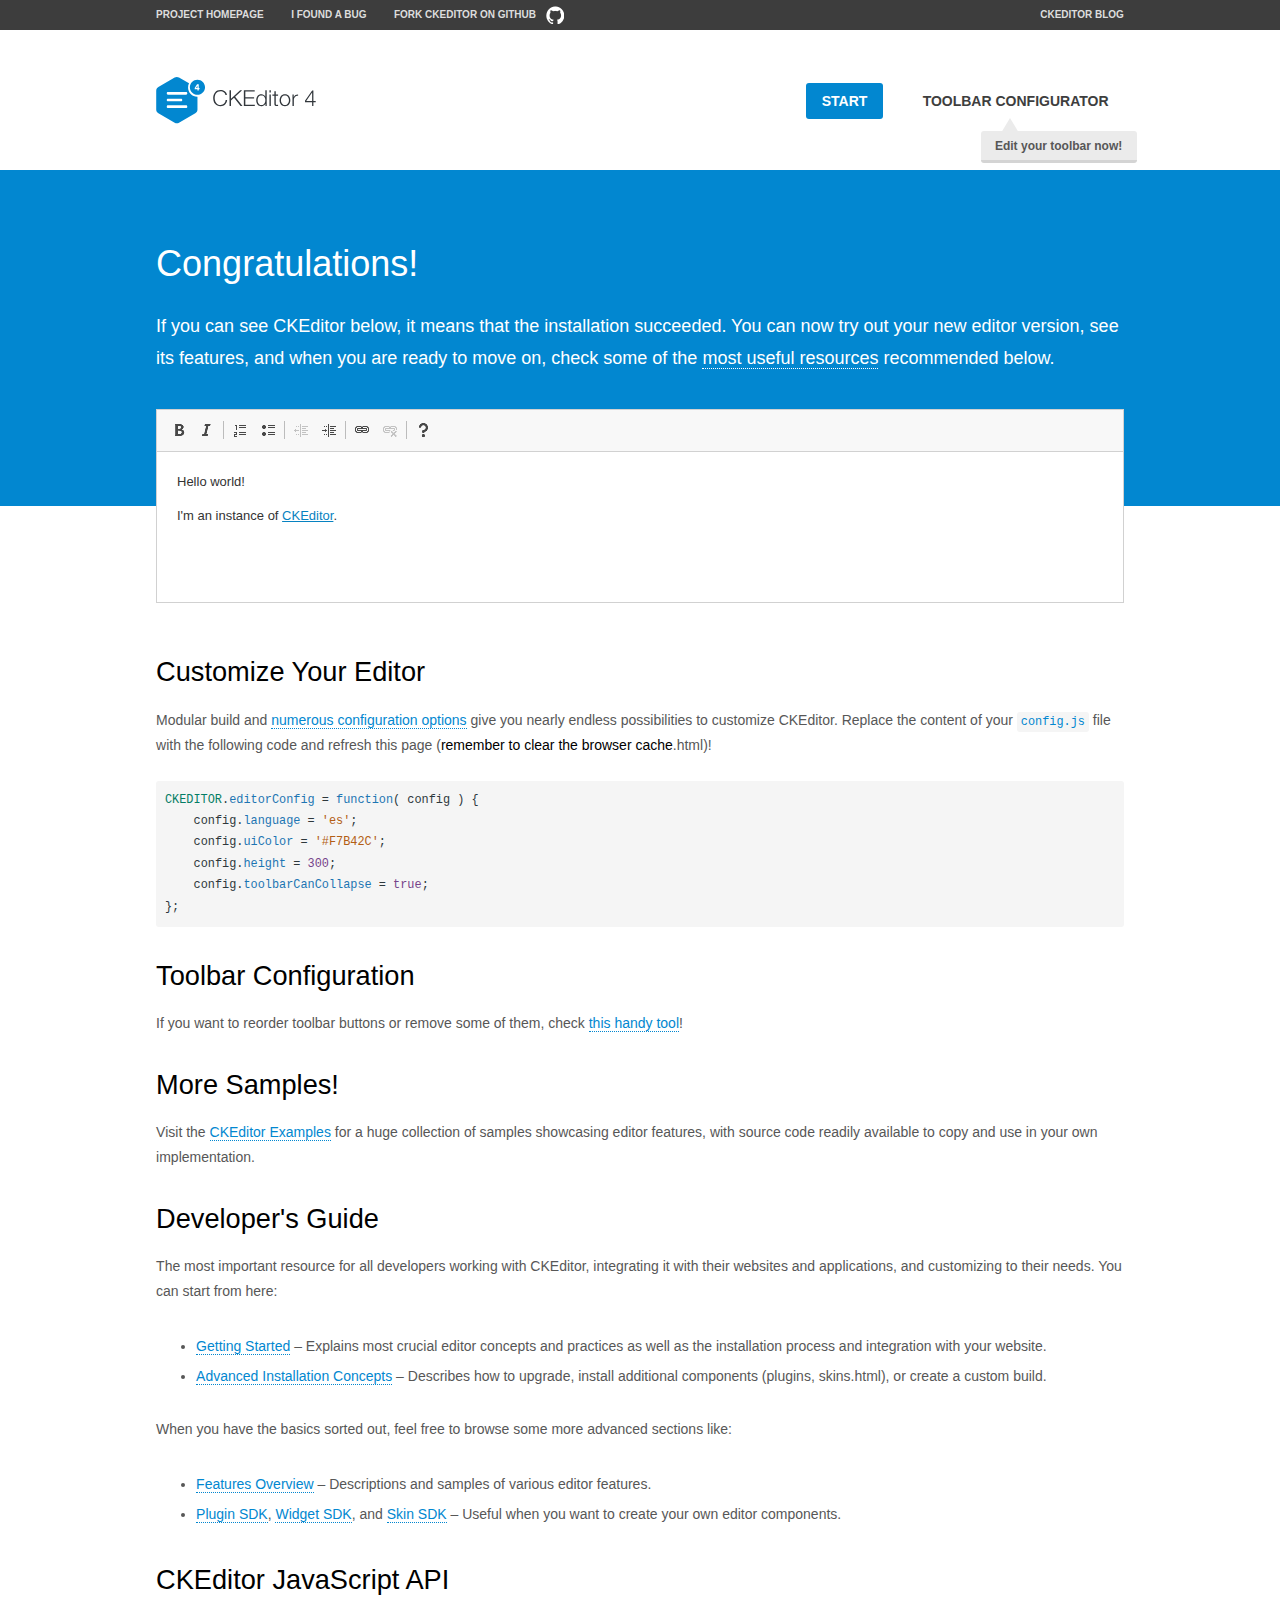
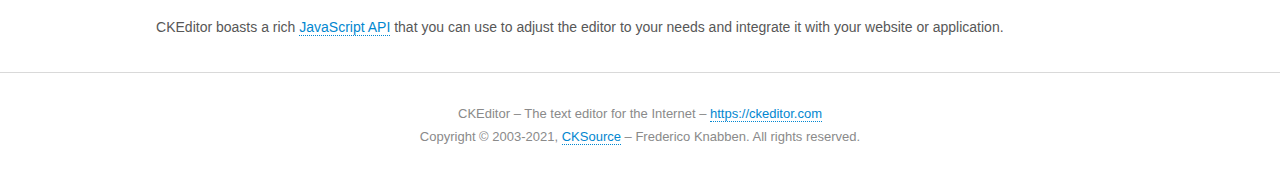
<file: Plugins/ckeditor/samples/index.html>
<!DOCTYPE html>
<!--
Copyright (c) 2003-2021, CKSource - Frederico Knabben. All rights reserved.
For licensing, see LICENSE.md or https://ckeditor.com/legal/ckeditor-oss-license
-->
<html lang="en">
<head>
	<meta charset="utf-8">
	<title>CKEditor Sample</title>
	<script src="../ckeditor.js"></script>
	<script src="js/sample.js"></script>
	<link rel="stylesheet" href="css/samples.css">
	<link rel="stylesheet" href="toolbarconfigurator/lib/codemirror/neo.css">
	<meta name="viewport" content="width=device-width,initial-scale=1">
	<meta name="description" content="Try the latest sample of CKEditor 4 and learn more about customizing your WYSIWYG editor with endless possibilities.">
</head>
<body id="main">

<nav class="navigation-a">
	<div class="grid-container">
		<ul class="navigation-a-left grid-width-70">
			<li><a href="https://ckeditor.com/ckeditor-4/">Project Homepage</a></li>
			<li><a href="https://github.com/ckeditor/ckeditor4/issues">I found a bug</a></li>
			<li><a href="https://github.com/ckeditor/ckeditor4" class="icon-pos-right icon-navigation-a-github">Fork CKEditor on GitHub</a></li>
		</ul>
		<ul class="navigation-a-right grid-width-30">
			<li><a href="https://ckeditor.com/blog/">CKEditor Blog</a></li>
		</ul>
	</div>
</nav>

<header class="header-a">
	<div class="grid-container">
		<h1 class="header-a-logo grid-width-30">
			<a href="index.html"><img src="img/logo.svg" onerror="this.src='img/logo.png'; this.onerror=null;" alt="CKEditor Sample"></a>
		</h1>

		<nav class="navigation-b grid-width-70">
			<ul>
				<li><a href="index.html" class="button-a button-a-background">Start</a></li>
				<li><a href="toolbarconfigurator/index.html" class="button-a">Toolbar configurator <span class="balloon-a balloon-a-nw">Edit your toolbar now!</span></a></li>
			</ul>
		</nav>
	</div>
</header>

<main>
	<div class="adjoined-top">
		<div class="grid-container">
			<div class="content grid-width-100">
				<h1>Congratulations!</h1>
				<p>
					If you can see CKEditor below, it means that the installation succeeded.
					You can now try out your new editor version, see its features, and when you are ready to move on, check some of the <a href="#sample-customize">most useful resources</a> recommended below.
				</p>
			</div>
		</div>
	</div>
	<div class="adjoined-bottom">
		<div class="grid-container">
			<div class="grid-width-100">
				<div id="editor">
					<h1>Hello world!</h1>
					<p>I'm an instance of <a href="https://ckeditor.com">CKEditor</a>.</p>
				</div>
			</div>
		</div>
	</div>

	<div class="grid-container">
		<div class="content grid-width-100">
			<section id="sample-customize">
				<h2>Customize Your Editor</h2>
				<p>Modular build and <a href="https://ckeditor.com/docs/ckeditor4/latest/guide/dev_configuration.html">numerous configuration options</a> give you nearly endless possibilities to customize CKEditor. Replace the content of your <code><a href="../config.js">config.js</a></code> file with the following code and refresh this page (<strong>remember to clear the browser cache</strong>.html)!</p>
		<pre class="cm-s-neo CodeMirror"><code><span style="padding-right: 0.1px;"><span class="cm-variable">CKEDITOR</span>.<span class="cm-property">editorConfig</span> <span class="cm-operator">=</span> <span class="cm-keyword">function</span>( <span class="cm-def">config</span> ) {</span>
<span style="padding-right: 0.1px;"><span class="cm-tab">	</span><span class="cm-variable-2">config</span>.<span class="cm-property">language</span> <span class="cm-operator">=</span> <span class="cm-string">'es'</span>;</span>
<span style="padding-right: 0.1px;"><span class="cm-tab">	</span><span class="cm-variable-2">config</span>.<span class="cm-property">uiColor</span> <span class="cm-operator">=</span> <span class="cm-string">'#F7B42C'</span>;</span>
<span style="padding-right: 0.1px;"><span class="cm-tab">	</span><span class="cm-variable-2">config</span>.<span class="cm-property">height</span> <span class="cm-operator">=</span> <span class="cm-number">300</span>;</span>
<span style="padding-right: 0.1px;"><span class="cm-tab">	</span><span class="cm-variable-2">config</span>.<span class="cm-property">toolbarCanCollapse</span> <span class="cm-operator">=</span> <span class="cm-atom">true</span>;</span>
<span style="padding-right: 0.1px;">};</span></code></pre>
			</section>

			<section>
				<h2>Toolbar Configuration</h2>
				<p>If you want to reorder toolbar buttons or remove some of them, check <a href="toolbarconfigurator/index.html">this handy tool</a>!</p>
			</section>

			<section>
				<h2>More Samples!</h2>
				<p>Visit the <a href="https://ckeditor.com/docs/ckeditor4/latest/examples/index.html">CKEditor Examples</a> for a huge collection of samples showcasing editor features, with source code readily available to copy and use in your own implementation.</p>
			</section>

			<section>
				<h2>Developer's Guide</h2>
				<p>The most important resource for all developers working with CKEditor, integrating it with their websites and applications, and customizing to their needs. You can start from here:</p>
				<ul>
					<li><a href="https://ckeditor.com/docs/ckeditor4/latest/guide/dev_installation.html">Getting Started</a> &ndash; Explains most crucial editor concepts and practices as well as the installation process and integration with your website.</li>
					<li><a href="https://ckeditor.com/docs/ckeditor4/latest/guide/dev_advanced_installation.html">Advanced Installation Concepts</a> &ndash; Describes how to upgrade, install additional components (plugins, skins.html), or create a custom build.</li>
				</ul>
					<p>When you have the basics sorted out, feel free to browse some more advanced sections like:</p>
				<ul>
					<li><a href="https://ckeditor.com/docs/ckeditor4/latest/features/index.html">Features Overview</a> &ndash; Descriptions and samples of various editor features.</li>
					<li><a href="https://ckeditor.com/docs/ckeditor4/latest/guide/plugin_sdk_intro.html">Plugin SDK</a>, <a href="https://ckeditor.com/docs/ckeditor4/latest/guide/widget_sdk_intro.html">Widget SDK</a>, and <a href="https://ckeditor.com/docs/ckeditor4/latest/guide/skin_sdk_intro.html">Skin SDK</a> &ndash; Useful when you want to create your own editor components.</li>
				</ul>
			</section>

			<section>
				<h2>CKEditor JavaScript API</h2>
				<p>CKEditor boasts a rich <a href="https://ckeditor.com/docs/ckeditor4/latest/api/index.html">JavaScript API</a> that you can use to adjust the editor to your needs and integrate it with your website or application.</p>
			</section>
		</div>
	</div>
</main>

<footer class="footer-a grid-container">
	<div class="grid-container">
		<p class="grid-width-100">
			CKEditor &ndash; The text editor for the Internet &ndash; <a class="samples" href="https://ckeditor.com/">https://ckeditor.com</a>
		</p>
		<p class="grid-width-100" id="copy">
			Copyright &copy; 2003-2021, <a class="samples" href="https://cksource.com/">CKSource</a> &ndash; Frederico Knabben. All rights reserved.
		</p>
	</div>
</footer>
<script>
	initSample();
</script>

</body>
</html>
</file>
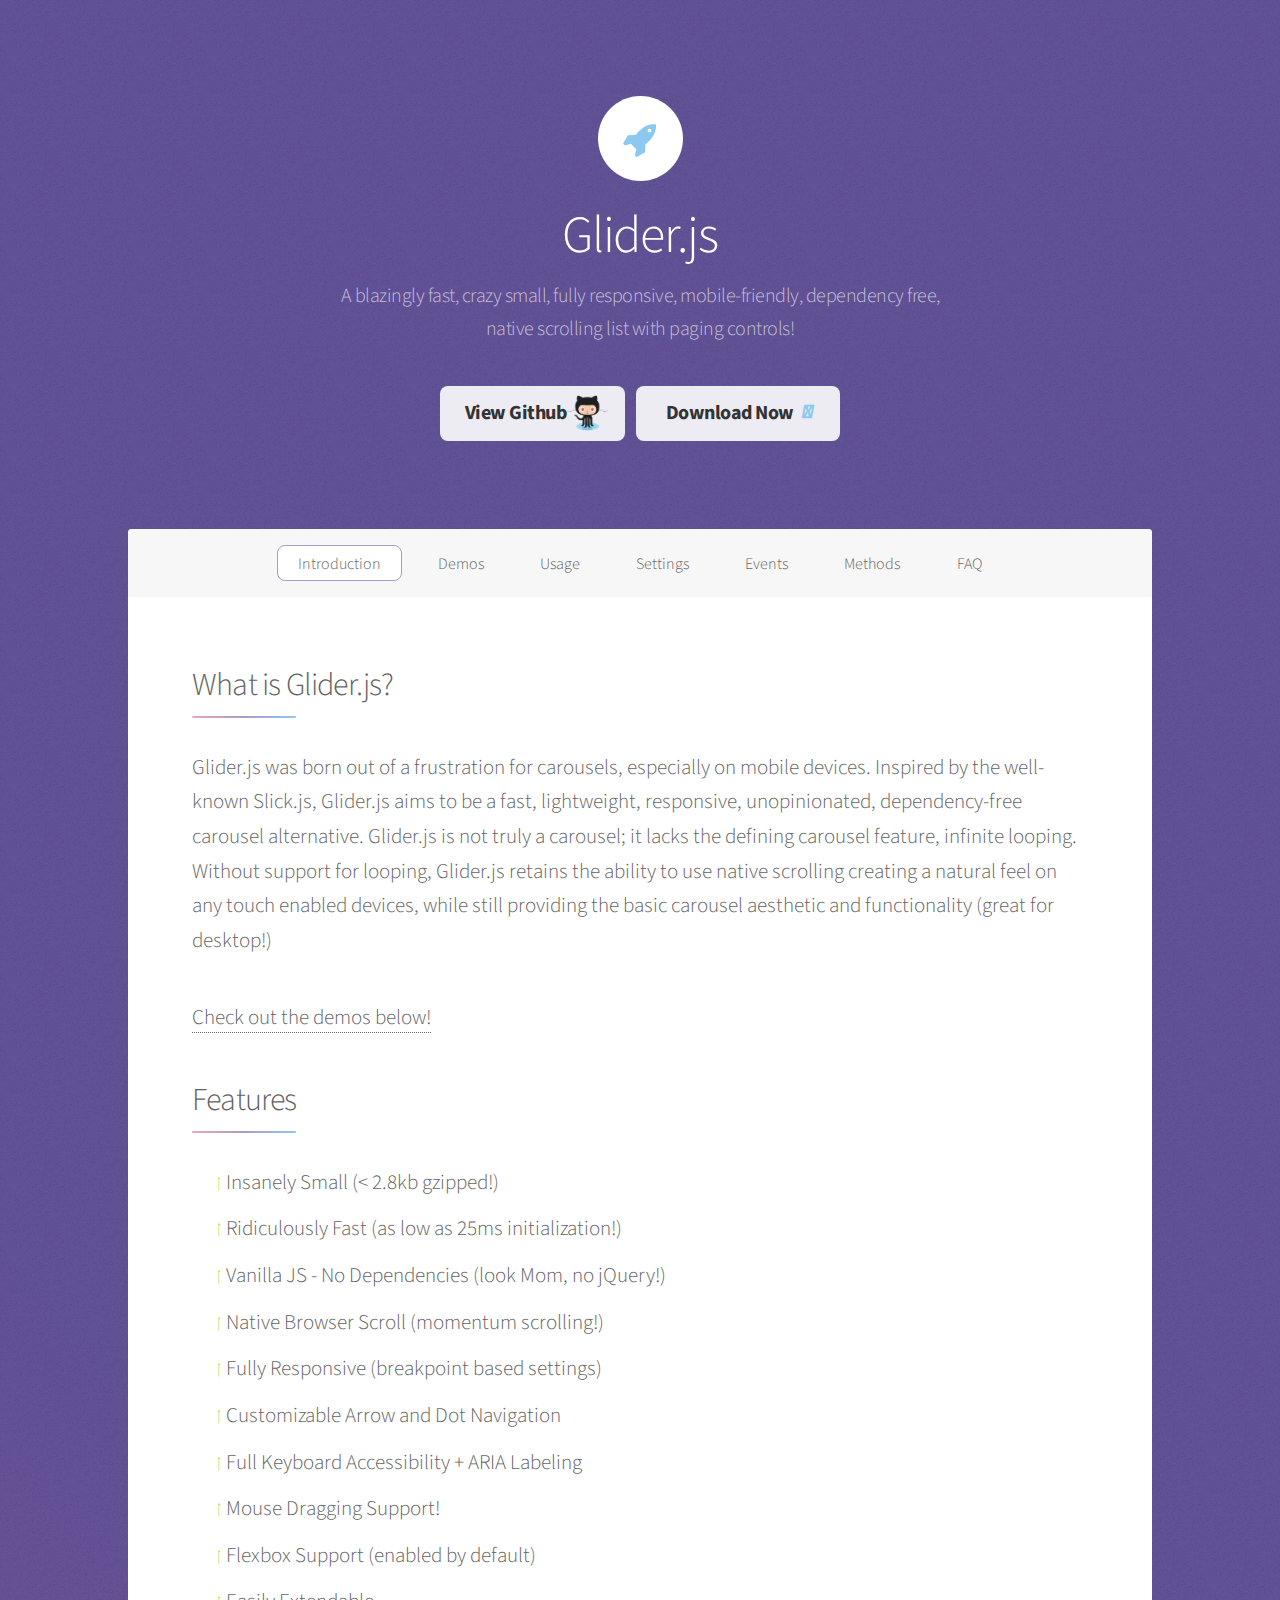
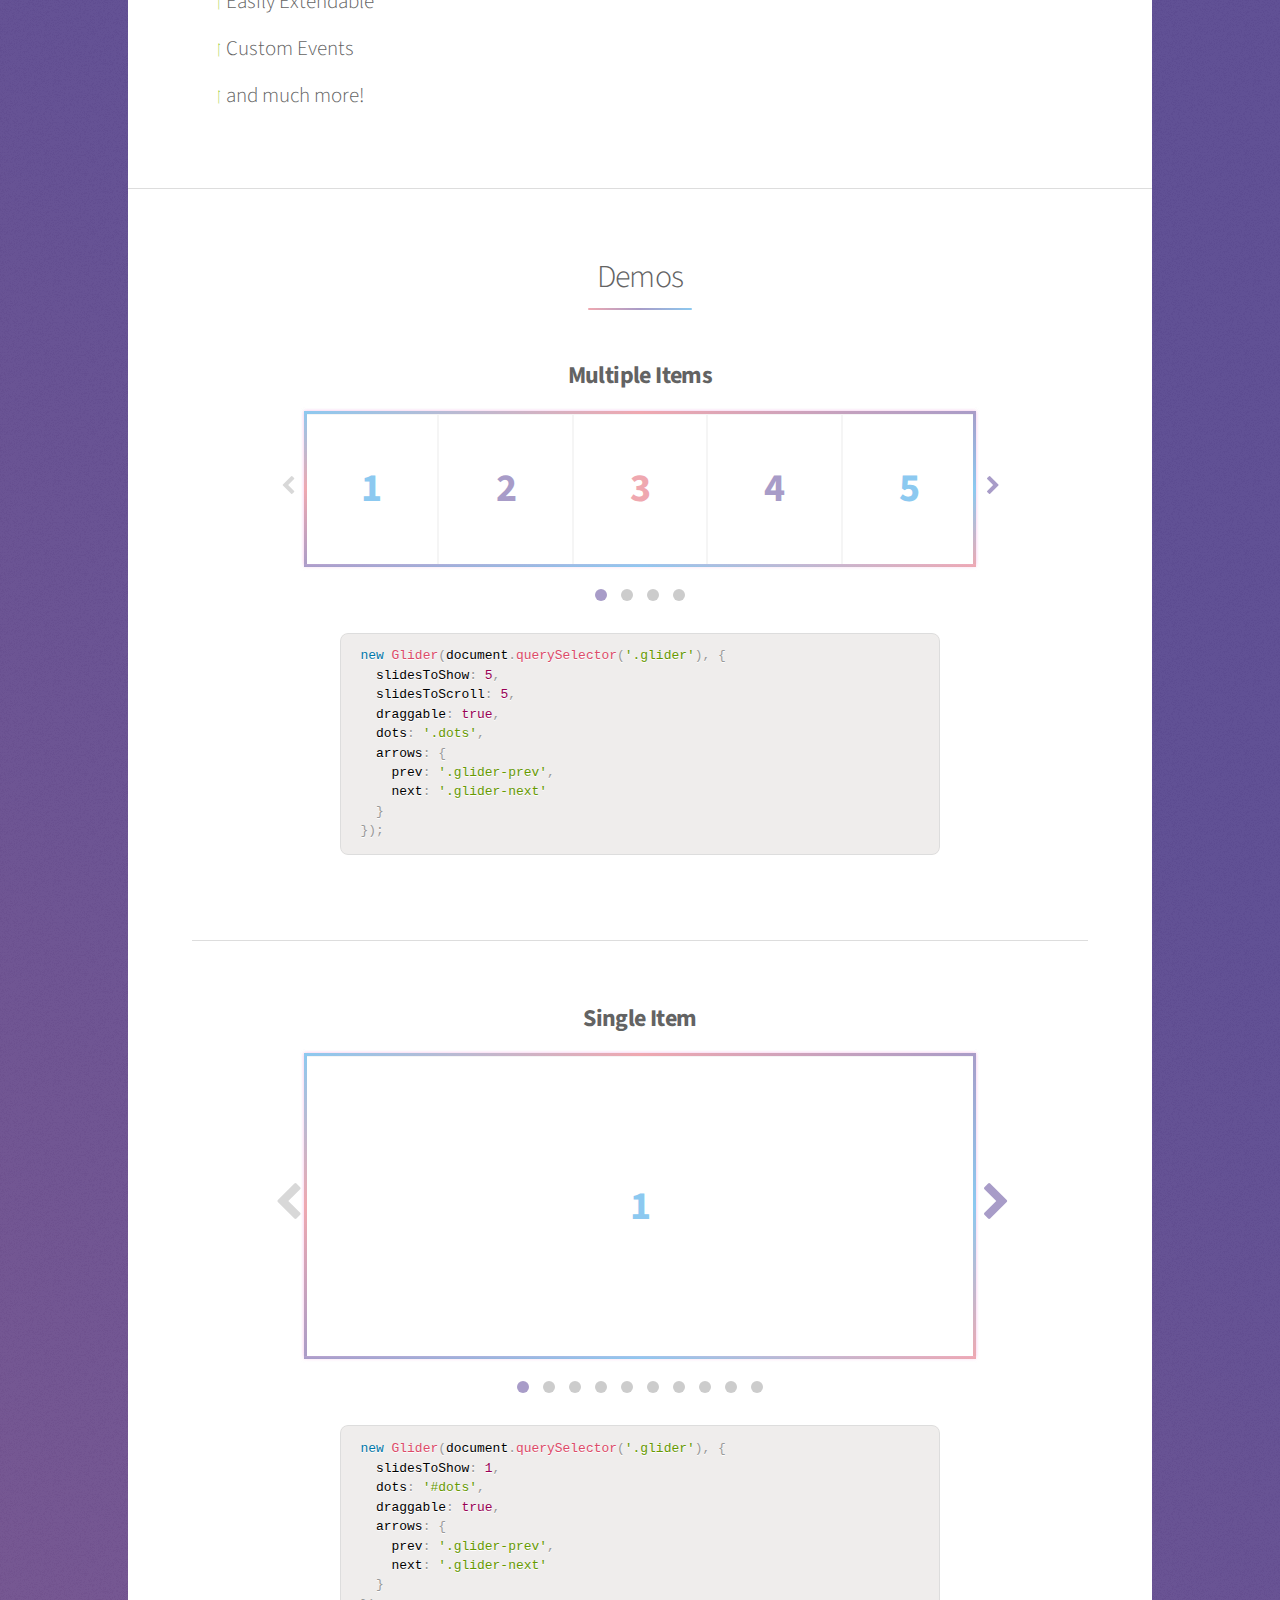
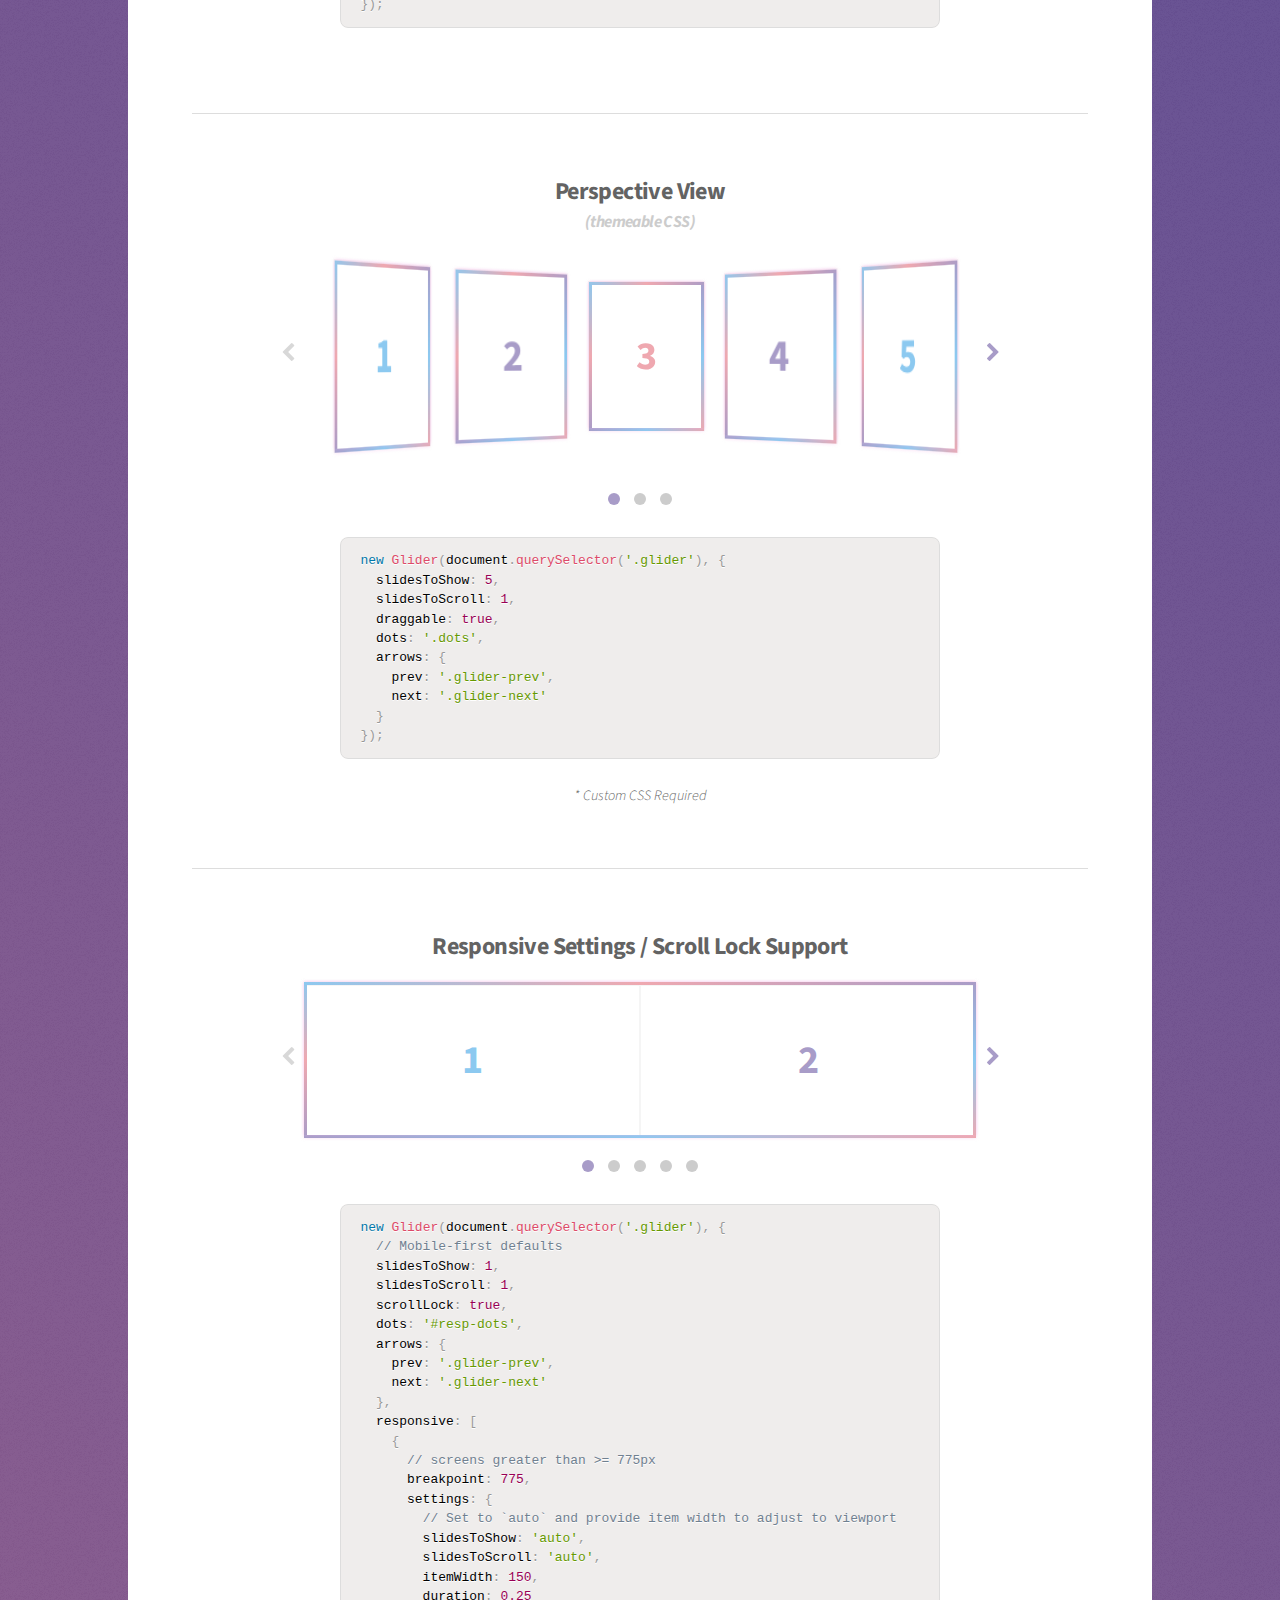
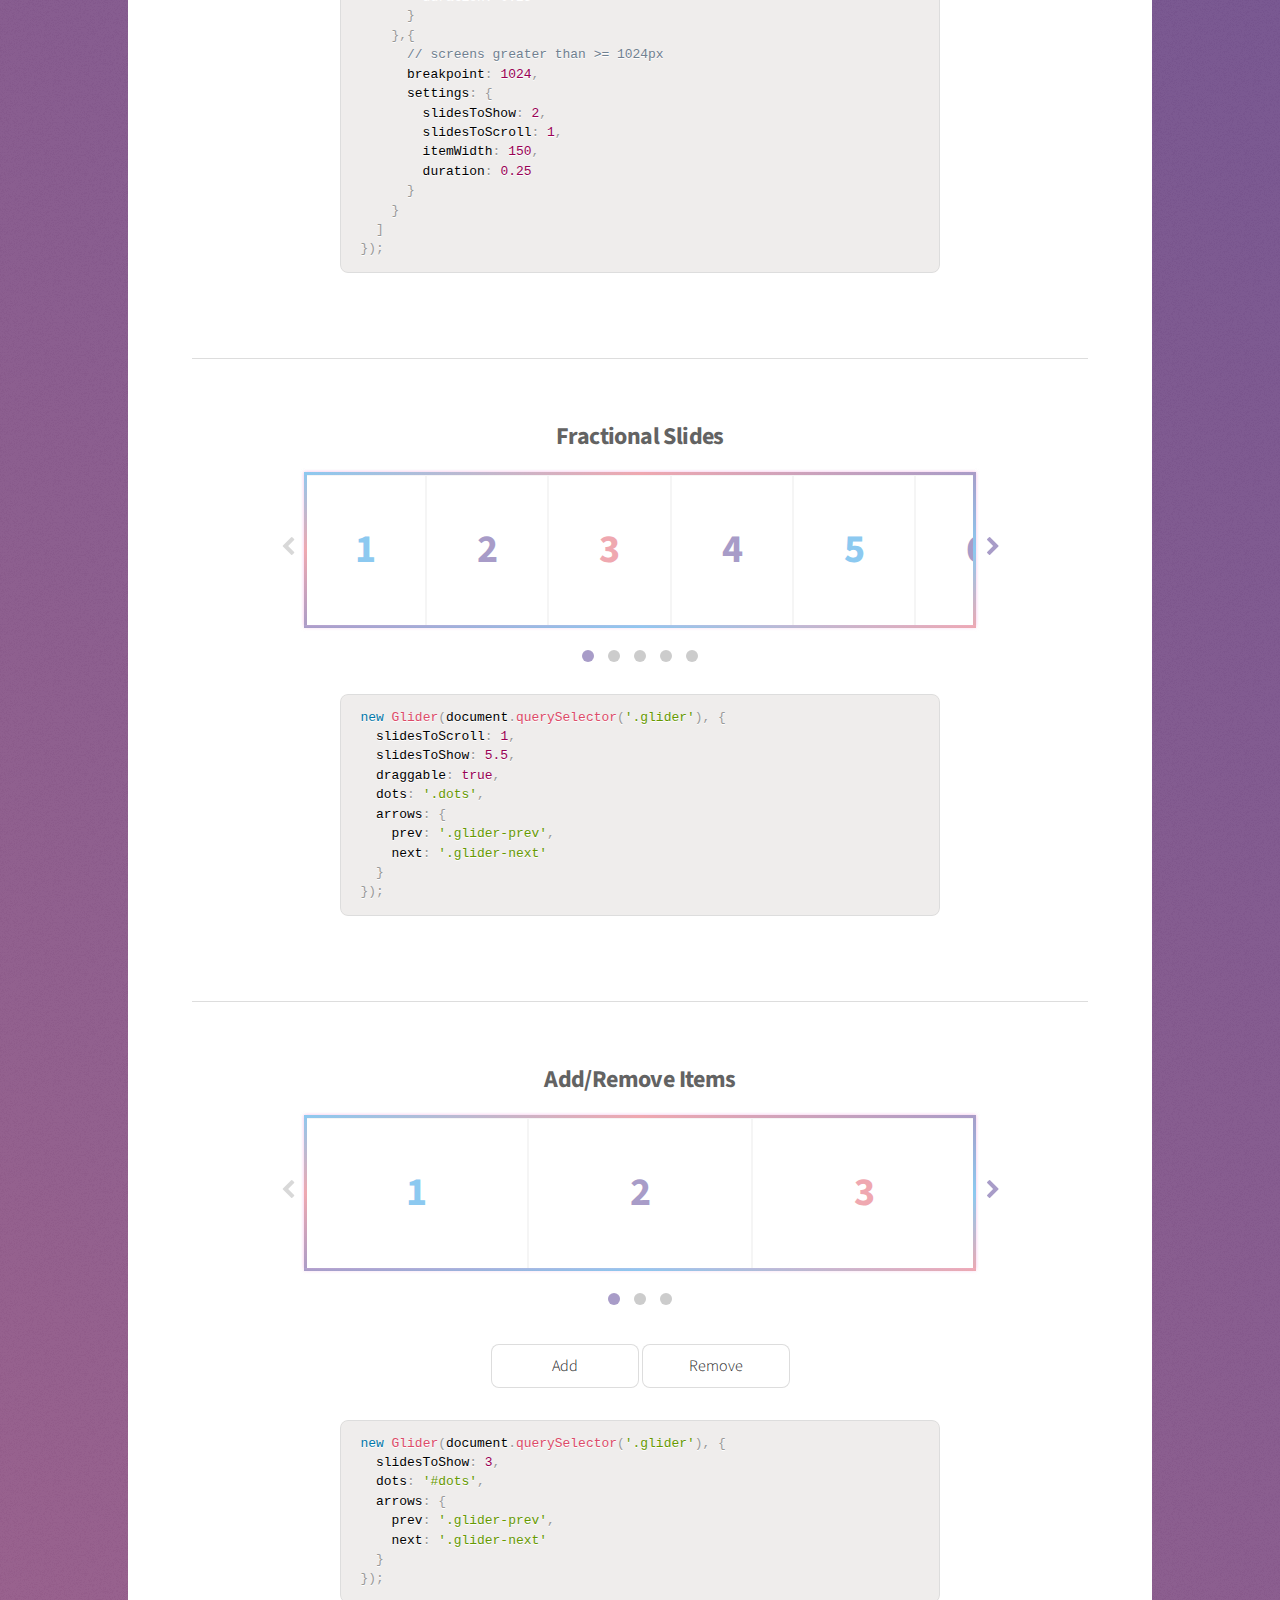
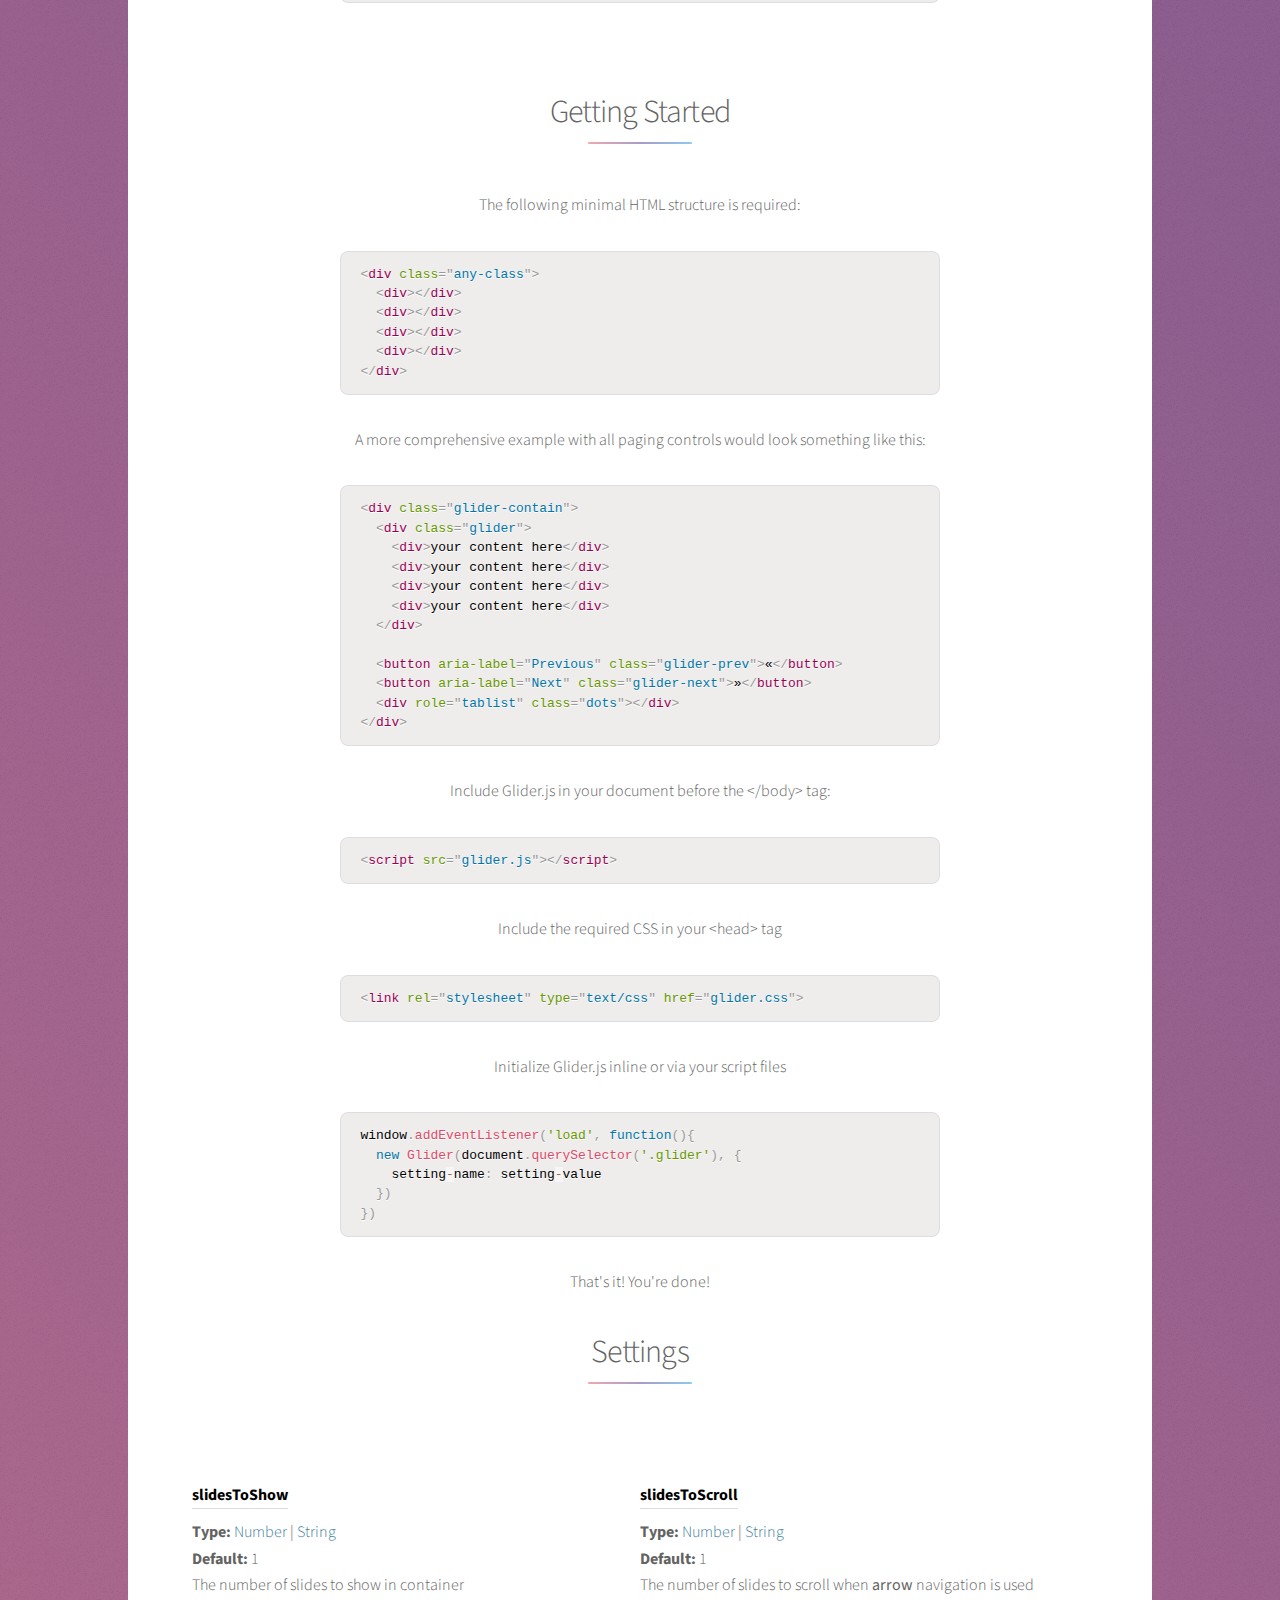
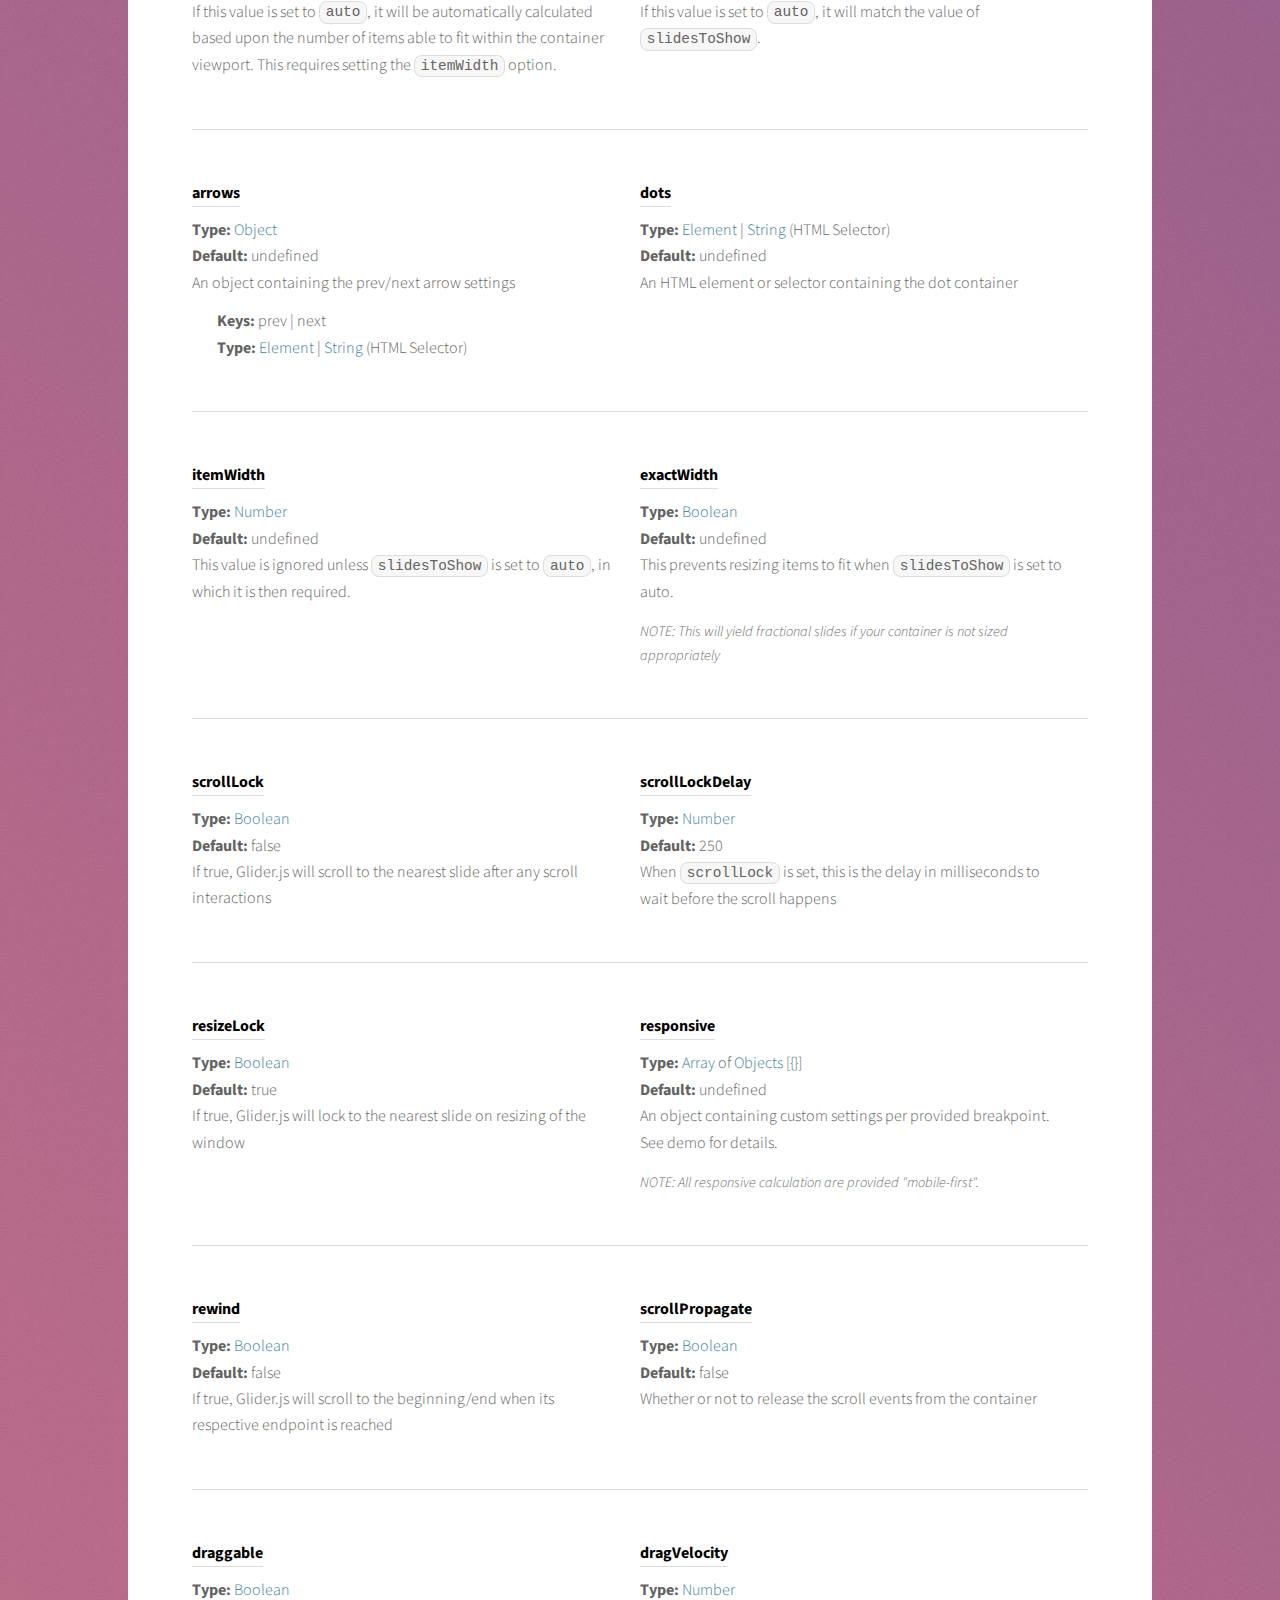
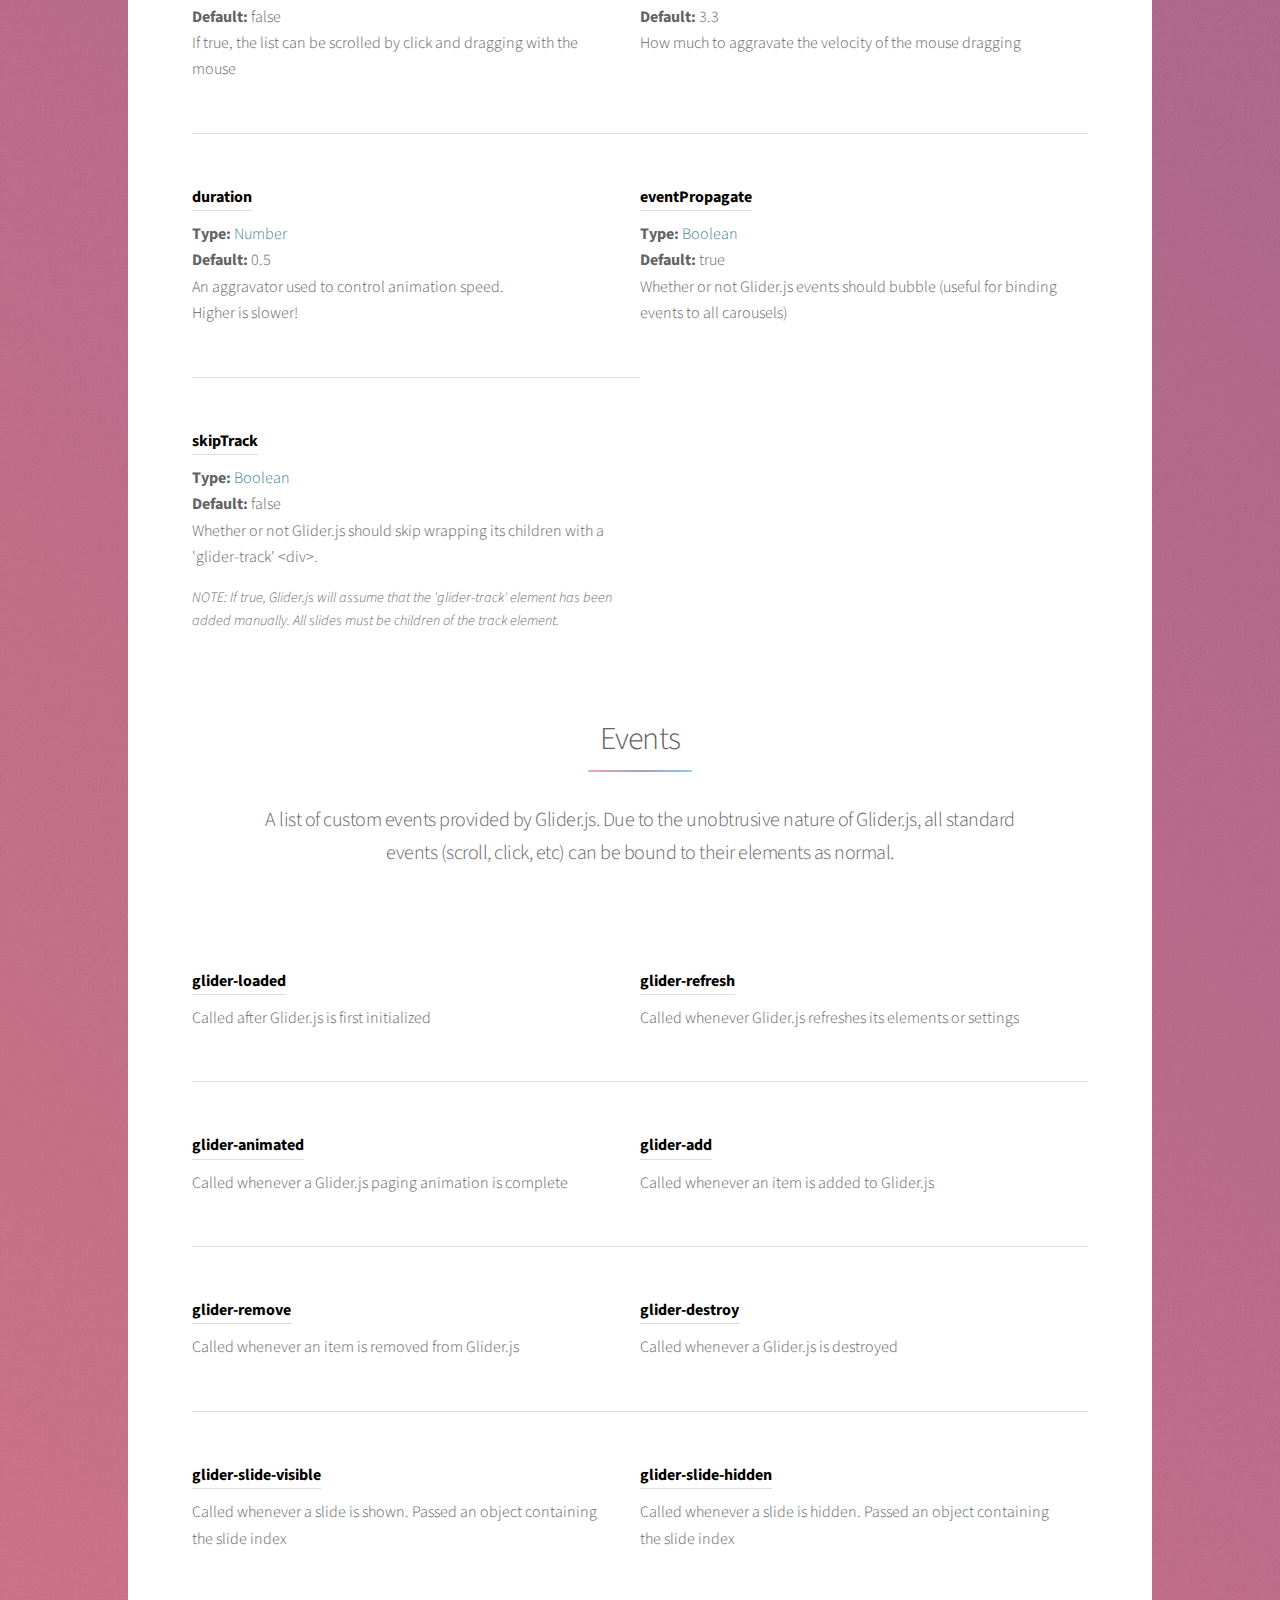
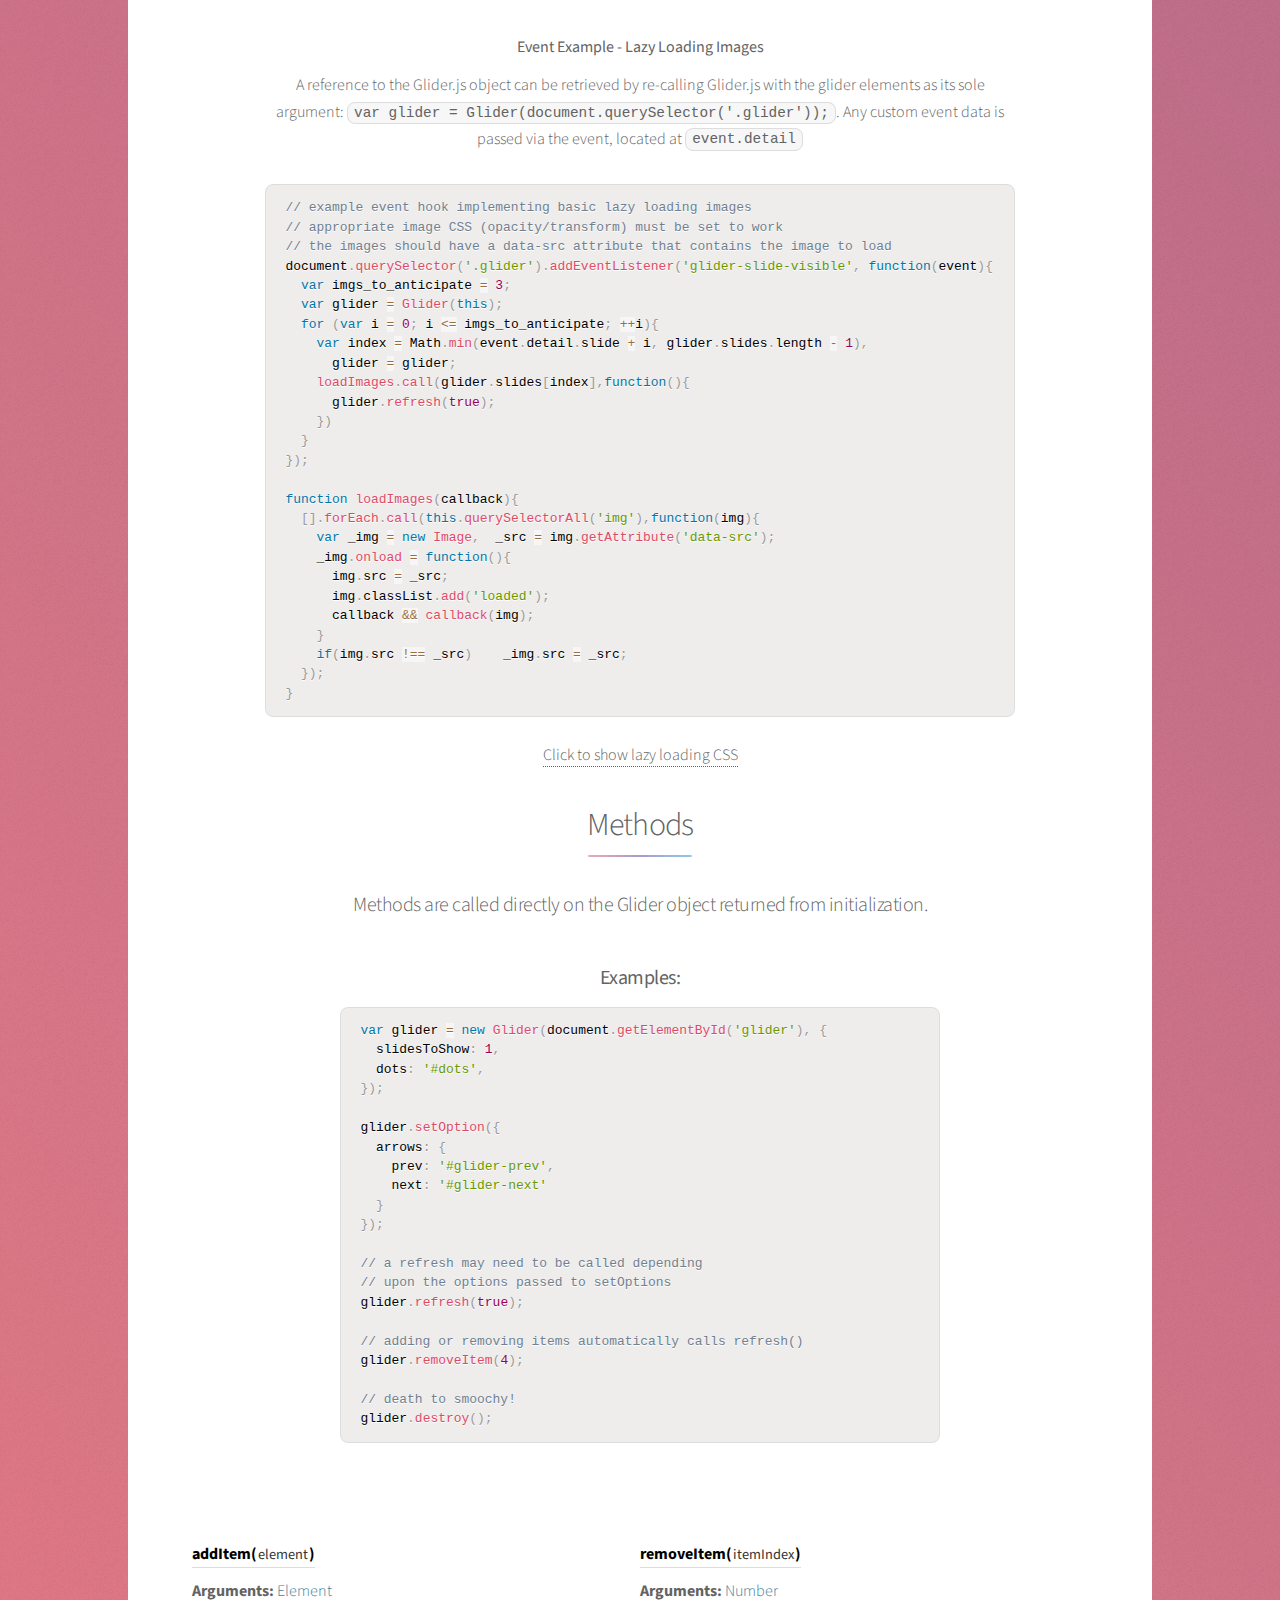
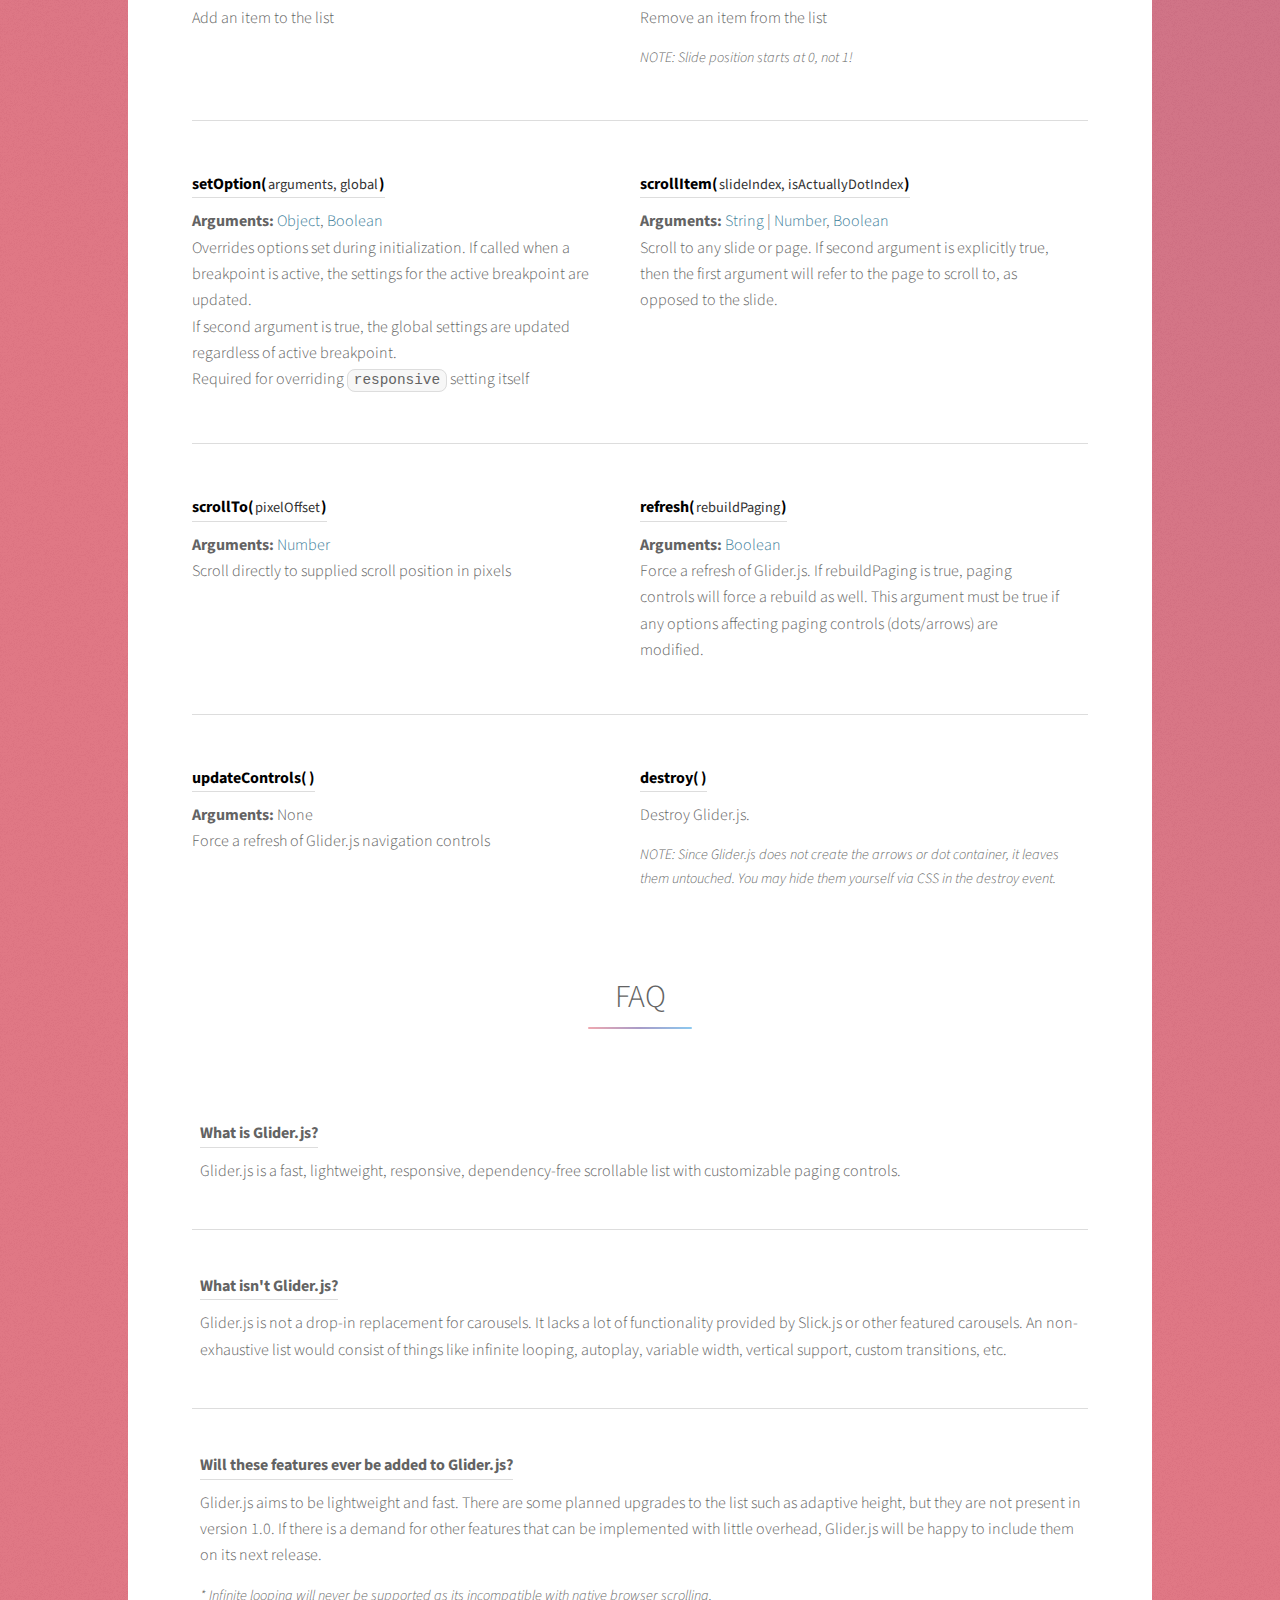
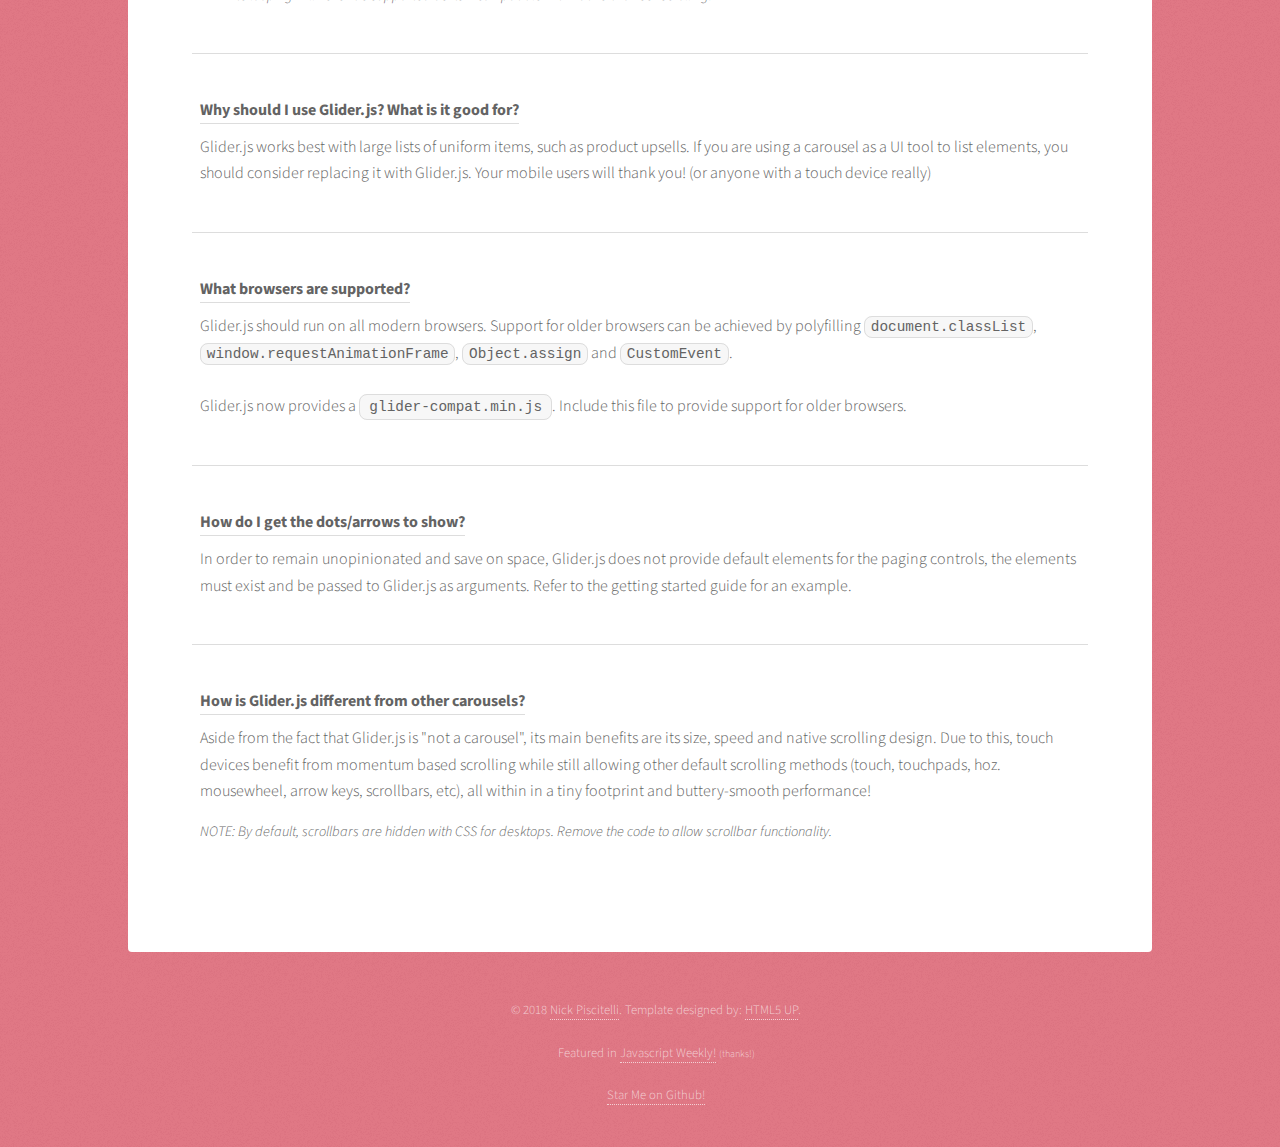
<file: Plugins/Glider.js/docs/index.html>
<!DOCTYPE HTML>
<html>
<head>
  <!--

    _____ __ _     __                _
   / ___// /(_)___/ /___  ____      (_)___
  / (_ // // // _  // -_)/ __/_    / /(_-<
  \___//_//_/ \_,_/ \__//_/  (_)__/ //___/
                               |___/

  Version: 1.5
  Author: Nick Piscitelli (pickykneee)
  Website: https://nickpiscitelli.com
  License: MIT License
  Release Date: October 25th, 2018

  -->
  <title>Glider.js - A fast, lightweight carousel alternative</title>
  <meta charset="utf-8" />
  <link rel="shortcut icon" href="favicon.ico" type="image/x-icon" />
  <meta name='viewport' content='width=device-width, initial-scale=1.0, maximum-scale=1.0, user-scalable=0' />
  <link rel="canonical" href="https://nickpiscitelli.github.io/Glider.js/" />
  <link rel="stylesheet" href="https://use.fontawesome.com/releases/v5.4.1/css/all.css" integrity="sha384-5sAR7xN1Nv6T6+dT2mhtzEpVJvfS3NScPQTrOxhwjIuvcA67KV2R5Jz6kr4abQsz" crossorigin="anonymous">
  <link rel="stylesheet" href="assets/css/prism.css" />
  <link rel="stylesheet" href="assets/css/main.css" />
  <link rel="canonical" href="https://nickpiscitelli.github.io/Glider.js" />
  <noscript>
    <link rel="stylesheet" href="assets/css/noscript.css" />
  </noscript>
  <script src="assets/js/glider-compat.min.js"></script>
  <script src="assets/js/glider.min.js"></script>
</head>

<body class="is-preload">

  <!-- Wrapper -->
  <div id="wrapper">

    <!-- Header -->
    <header id="header" class="alt">
      <span class="logo"><img src="images/logo.svg" alt="" /></span>
      <h1>Glider.js</h1>
      <p>
        A blazingly fast, crazy small, fully responsive, mobile-friendly, dependency free,
        native scrolling list with paging controls!
      </p>
      <p>
        <a href="https://github.com/NickPiscitelli/Glider.js" class="button github">
          <img class="octo" src="images/octo.png" > <span class="mobileHide">View</span> Github
        </a>
        &nbsp;
        <a onclick="ga('send','event','Download Button');" href="https://github.com/NickPiscitelli/Glider.js/archive/master.zip" class="button">
          Download <span class="mobileHide">Now</span>
        <i class="zip fas fa-download dl-icon"></i>
        </a>
      </p>
    </header>

    <!-- Nav -->
    <nav id="nav">
      <ul>
        <li><a href="#intro" class="active">Introduction</a></li>
        <li><a href="#demos">Demos</a></li>
        <li><a href="#usage">Usage</a></li>
        <li><a href="#settings">Settings</a></li>
        <li><a href="#events">Events</a></li>
        <li><a href="#methods">Methods</a></li>
        <li><a href="#faq">FAQ</a></li>
      </ul>
    </nav>
    <!-- Main -->
    <div id="main">
      <!-- Introduction -->
      <section id="intro" class="main">
        <div class="spotlight">
          <div class="content">
            <header class="major">
              <h2>What is Glider.js?</h2>
            </header>
            <p>
              Glider.js was born out of a frustration for carousels, especially on mobile devices. Inspired by the well-known Slick.js, Glider.js aims
              to be a fast, lightweight, responsive, unopinionated, dependency-free carousel alternative. Glider.js is not truly a carousel; it lacks
              the defining carousel feature, infinite looping. Without support for looping, Glider.js retains the ability to use native scrolling creating
              a natural feel on any touch enabled devices, while still providing the basic carousel aesthetic and functionality (great for desktop!)
            </p>
            <p>
              <a href="#demos" class="smooth-scroll">Check out the demos below!</a>
            </p>

            <header class="major">
              <h2>Features</h2>
            </header>
            <ul class="script-features">
              <li><i class="fas fa-check"></i>Insanely Small (&lt; 2.8kb gzipped!)</li>
              <li><i class="fas fa-check"></i>Ridiculously Fast (as low as 25ms initialization!)</li>
              <li><i class="fas fa-check"></i>Vanilla JS - No Dependencies (look Mom, no jQuery!)</li>
              <li><i class="fas fa-check"></i>Native Browser Scroll (momentum scrolling!)</li>
              <li><i class="fas fa-check"></i>Fully Responsive (breakpoint based settings)</li>
              <li><i class="fas fa-check"></i>Customizable Arrow and Dot Navigation</li>
              <li><i class="fas fa-check"></i>Full Keyboard Accessibility + ARIA Labeling</li>
              <li><i class="fas fa-check"></i>Mouse Dragging Support!</li>
              <li><i class="fas fa-check"></i>Flexbox Support (enabled by default)</li>
              <li><i class="fas fa-check"></i>Easily Extendable</li>
              <li><i class="fas fa-check"></i>Custom Events</li>
              <li><i class="fas fa-check"></i>and much more!</li>
            </ul>
          </div>
        </div>
      </section>

      <!-- First Section -->
      <section id="demos" class="main special">
        <header class="major">
          <h2>Demos</h2>
        </header>

        <div class="demo first">
          <h2>Multiple Items</h2>
          <div data-name="Multiple Item" class="glider-contain multiple">
            <div class="gradient-border-bottom">
              <div class="gradient-border">
                <div class="glider" id="glider-double">
                  <div><h1>1</h1></div>
                  <div><h1>2</h1></div>
                  <div><h1>3</h1></div>
                  <div><h1>4</h1></div>
                  <div><h1>5</h1></div>
                  <div><h1>6</h1></div>
                  <div><h1>7</h1></div>
                  <div><h1>8</h1></div>
                  <div><h1>9</h1></div>
                  <div><h1>10</h1></div>
                  <div><h1>11</h1></div>
                  <div><h1>12</h1></div>
                  <div><h1>13</h1></div>
                  <div><h1>14</h1></div>
                  <div><h1>15</h1></div>
                  <div><h1>16</h1></div>
                  <div><h1>17</h1></div>
                  <div><h1>18</h1></div>
                </div>
              </div>
            </div>
            <button role="button" aria-label="Previous" class="glider-prev" id="glider-prev-2"><i class="fa fa-chevron-left"></i></i></button>
            <button role="button" aria-label="Next" class="glider-next" id="glider-next-2"><i class="fa fa-chevron-right"></i></i></button>
            <div id="dots2"></div>
          </div>
          <script>
            window.addEventListener('load', function () {
              window.glides = new Glider(document.getElementById('glider-double'), {
                slidesToShow: 5,
                slidesToScroll: 5,
                draggable: true,
                dots: '#dots2',
                arrows: {
                  prev: '#glider-prev-2',
                  next: '#glider-next-2'
                }
              })
            });
          </script>
          <pre class="line-numbers language-javascript">
            <code class="line-numbers language-javascript">
              new Glider(document.querySelector('.glider'), {
                slidesToShow: 5,
                slidesToScroll: 5,
                draggable: true,
                dots: '.dots',
                arrows: {
                  prev: '.glider-prev',
                  next: '.glider-next'
                }
              });
            </code>
          </pre>
        </div>


        <div class="demo">
          <h2>Single Item</h2>
          <div data-name="Single Item" class="glider-contain">
            <div class="gradient-border-bottom">
              <div class="gradient-border">
                <div class="glider" id="glider-single">
                  <div><h1>1</h1></div>
                  <div><h1>2</h1></div>
                  <div><h1>3</h1></div>
                  <div><h1>4</h1></div>
                  <div><h1>5</h1></div>
                  <div><h1>6</h1></div>
                  <div><h1>7</h1></div>
                  <div><h1>8</h1></div>
                  <div><h1>9</h1></div>
                  <div><h1>10</h1></div>
                </div>
              </div>
            </div>
            <button role="button" aria-label="Previous" class="glider-prev" id="glider-prev"><i class="fa fa-chevron-left"></i></i></button>
            <button role="button" aria-label="Next" class="glider-next" id="glider-next"><i class="fa fa-chevron-right"></i></i></button>
            <div id="dots"></div>
          </div>
          <script>
            window.addEventListener('load', function(){
              new Glider(document.getElementById('glider-single'), {
                slidesToShow: 1,
                dots: '#dots',
                draggable: true,
                arrows: {
                  prev: '#glider-prev',
                  next: '#glider-next'
                },
                easing: function (x, t, b, c, d) {
                  return c*(t/=d)*t + b;
                }
              });
            });
          </script>

          <pre class="line-numbers language-javascript">
            <code class="line-numbers language-javascript">
              new Glider(document.querySelector('.glider'), {
                slidesToShow: 1,
                dots: '#dots',
                draggable: true,
                arrows: {
                  prev: '.glider-prev',
                  next: '.glider-next'
                }
              });
            </code>
          </pre>
        </div>

        <div class="demo persp">
          <h2>Perspective View<span class="aside">(themeable CSS)</span></h2>
          <div data-name="Perspective View" class="glider-contain multiple">
            <div class="glider glider-persp" id="glider-persp">
              <div><div class="gradient-border-bottom"><div class="gradient-border"><h1>1</h1></div></div></div>
              <div><div class="gradient-border-bottom"><div class="gradient-border"><h1>2</h1></div></div></div>
              <div><div class="gradient-border-bottom"><div class="gradient-border"><h1>3</h1></div></div></div>
              <div><div class="gradient-border-bottom"><div class="gradient-border"><h1>4</h1></div></div></div>
              <div><div class="gradient-border-bottom"><div class="gradient-border"><h1>5</h1></div></div></div>
              <div><div class="gradient-border-bottom"><div class="gradient-border"><h1>6</h1></div></div></div>
              <div><div class="gradient-border-bottom"><div class="gradient-border"><h1>7</h1></div></div></div>
              <div><div class="gradient-border-bottom"><div class="gradient-border"><h1>8</h1></div></div></div>
              <div><div class="gradient-border-bottom"><div class="gradient-border"><h1>9</h1></div></div></div>
              <div><div class="gradient-border-bottom"><div class="gradient-border"><h1>10</h1></div></div></div>
              <div><div class="gradient-border-bottom"><div class="gradient-border"><h1>11</h1></div></div></div>
              <div><div class="gradient-border-bottom"><div class="gradient-border"><h1>12</h1></div></div></div>
              <div><div class="gradient-border-bottom"><div class="gradient-border"><h1>13</h1></div></div></div>
              <div><div class="gradient-border-bottom"><div class="gradient-border"><h1>14</h1></div></div></div>
              <div><div class="gradient-border-bottom"><div class="gradient-border"><h1>15</h1></div></div></div>
            </div>
            <button role="button" aria-label="Previous" class="glider-prev" id="glider-prev-per"><i class="fa fa-chevron-left"></i></i></button>
            <button role="button" aria-label="Next" class="glider-next" id="glider-next-per"><i class="fa fa-chevron-right"></i></i></button>
            <div id="dots-per"></div>
          </div>
          <script>
            window.addEventListener('load', function () {
              window.glides = new Glider(document.getElementById('glider-persp'), {
                slidesToShow: 5,
                slidesToScroll: 1,
                draggable: true,
                dots: '#dots-per',
                arrows: {
                  prev: '#glider-prev-per',
                  next: '#glider-next-per'
                }
              })
            });
          </script>
          <pre class="line-numbers language-javascript">
            <code class="line-numbers language-javascript">
              new Glider(document.querySelector('.glider'), {
                slidesToShow: 5,
                slidesToScroll: 1,
                draggable: true,
                dots: '.dots',
                arrows: {
                  prev: '.glider-prev',
                  next: '.glider-next'
                }
              });
            </code>
          </pre>
          <span class="aside">* Custom CSS Required</span>
        </div>
        <div class="demo">
          <h2>Responsive Settings / Scroll Lock Support</h2>
          <div data-name="Responsive Settings" class="glider-contain multiple">
            <div class="gradient-border-bottom">
              <div class="gradient-border">
                <div class="glider" id="glider-resp">
                  <div><h1>1</h1></div>
                  <div><h1>2</h1></div>
                  <div><h1>3</h1></div>
                  <div><h1>4</h1></div>
                  <div><h1>5</h1></div>
                  <div><h1>6</h1></div>
                  <div><h1>7</h1></div>
                  <div><h1>8</h1></div>
                  <div><h1>9</h1></div>
                  <div><h1>10</h1></div>
                </div>
              </div>
            </div>
            <button role="button" aria-label="Previous" class="glider-prev" id="glider-prev-resp"><i class="fa fa-chevron-left"></i></i></button>
            <button role="button" aria-label="Next" class="glider-next" id="glider-next-resp"><i class="fa fa-chevron-right"></i></i></button>
            <div id="resp-dots"></div>
          </div>
          <script>
            window.addEventListener('load',function(){
              new Glider(document.querySelector('#glider-resp'), {
                // Mobile-first defaults
                slidesToShow: 1,
                slidesToScroll: 1,
                scrollLock: true,
                dots: '#resp-dots',
                arrows: {
                  prev: '#glider-prev-resp',
                  next: '#glider-next-resp'
                },
                responsive: [
                  {
                    breakpoint: 775,
                    settings: {
                      slidesToShow: 'auto',
                      slidesToScroll: 'auto',
                      itemWidth: 150,
                      duration: 0.25
                    }
                  },{
                    breakpoint: 1024,
                    settings: {
                      slidesToShow: 2,
                      slidesToScroll: 1,
                      itemWidth: 150,
                      duration: 0.25
                    }
                  }
                ]
              })
            });
          </script>

          <pre class="line-numbers language-javascript">
            <code class="line-numbers language-javascript">
              new Glider(document.querySelector('.glider'), {
                // Mobile-first defaults
                slidesToShow: 1,
                slidesToScroll: 1,
                scrollLock: true,
                dots: '#resp-dots',
                arrows: {
                  prev: '.glider-prev',
                  next: '.glider-next'
                },
                responsive: [
                  {
                    // screens greater than >= 775px
                    breakpoint: 775,
                    settings: {
                      // Set to `auto` and provide item width to adjust to viewport
                      slidesToShow: 'auto',
                      slidesToScroll: 'auto',
                      itemWidth: 150,
                      duration: 0.25
                    }
                  },{
                    // screens greater than >= 1024px
                    breakpoint: 1024,
                    settings: {
                      slidesToShow: 2,
                      slidesToScroll: 1,
                      itemWidth: 150,
                      duration: 0.25
                    }
                  }
                ]
              });
            </code>
          </pre>
        </div>

        <div class="demo">
          <h2>Fractional Slides</h2>
          <div data-name="Fractional Slides" class="glider-contain multiple">
            <div class="gradient-border-bottom">
              <div class="gradient-border">
                <div class="glider" id="glider-cut">
                  <div><h1>1</h1></div>
                  <div><h1>2</h1></div>
                  <div><h1>3</h1></div>
                  <div><h1>4</h1></div>
                  <div><h1>5</h1></div>
                  <div><h1>6</h1></div>
                  <div><h1>7</h1></div>
                  <div><h1>8</h1></div>
                  <div><h1>9</h1></div>
                  <div><h1>10</h1></div>
                  <div><h1>11</h1></div>
                  <div><h1>12</h1></div>
                  <div><h1>13</h1></div>
                  <div><h1>14</h1></div>
                  <div><h1>15</h1></div>
                  <div><h1>16</h1></div>
                  <div><h1>17</h1></div>
                  <div><h1>18</h1></div>
                  <div><h1>19</h1></div>
                  <div><h1>20</h1></div>
                  <div><h1>21</h1></div>
                  <div><h1>22</h1></div>
                  <div><h1>23</h1></div>
                  <div><h1>24</h1></div>
                </div>
              </div>
            </div>
            <button role="button" aria-label="Previous" class="glider-prev" id="cut-prev"><i class="fa fa-chevron-left"></i></i></button>
            <button role="button" aria-label="Next" class="glider-next" id="cut-next"><i class="fa fa-chevron-right"></i></i></button>
            <div role="tablist" id="frac-dots"></div>
          </div>
          <script>
            window.addEventListener('load',function(){
              var glider = new Glider(document.getElementById('glider-cut'), {
                slidesToScroll: 1,
                slidesToShow: 5.5,
                draggable: true,
                dots: '#frac-dots',
                arrows: {
                  prev: '#cut-prev',
                  next: '#cut-next'
                }
              });
            })
          </script>

          <pre class="line-numbers language-javascript">
            <code class="line-numbers language-javascript">
              new Glider(document.querySelector('.glider'), {
                slidesToScroll: 1,
                slidesToShow: 5.5,
                draggable: true,
                dots: '.dots',
                arrows: {
                  prev: '.glider-prev',
                  next: '.glider-next'
                }
              });
            </code>
          </pre>
        </div>

        <div class="demo">
          <div id="add"><h1></h1></div>
          <h2>Add/Remove Items</h2>
          <div data-name="Add/Remove Items" class="glider-contain multiple">
            <div class="gradient-border-bottom">
              <div class="gradient-border">
                <div class="glider" id="glider-add">
                  <div><h1>1</h1></div>
                  <div><h1>2</h1></div>
                  <div><h1>3</h1></div>
                  <div><h1>4</h1></div>
                  <div><h1>5</h1></div>
                  <div><h1>6</h1></div>
                  <div><h1>7</h1></div>
                  <div><h1>8</h1></div>
                  <div><h1>9</h1></div>
                </div>
              </div>
            </div>
            <button role="button" aria-label="Previous" class="glider-prev" id="glider-prev-add"><i class="fa fa-chevron-left"></i></i></button>
            <button role="button" aria-label="Next" class="glider-next" id="glider-next-add"><i class="fa fa-chevron-right"></i></i></button>
            <div id="add-dots"></div>
          </div>
          <p class="buttons">
            <a class="button" id="addSlide">Add</a>
            <a class="button" id="removeSlide">Remove</a>
          </p>
          <script>
          window.addEventListener('load',function(){
            var glider = new Glider(document.getElementById('glider-add'), {
              slidesToShow: 3,
              duration: .6,
              dots: '#add-dots',
              arrows: {
                prev: '#glider-prev-add',
                next: '#glider-next-add'
              }
            });
            document.getElementById('addSlide').addEventListener('click',function(){
              var ele = document.getElementById('add').cloneNode(true);
              ele.id = '';
              ele.querySelector('h1').textContent = glider.slides.length + 1;
              glider.addItem(ele);
              try{
                ga('send','event','Add/Remove Item', 'Add')
              } catch(ex){}
            });
            document.getElementById('removeSlide').addEventListener('click',function(){
              glider.removeItem(glider.slides.length - 1);
              try{
                ga('send','event','Add/Remove Item', 'Remove')
              } catch(ex){}
            });
          })
          </script>

          <pre class="line-numbers language-javascript">
            <code class="line-numbers language-javascript">
              new Glider(document.querySelector('.glider'), {
                slidesToShow: 3,
                dots: '#dots',
                arrows: {
                  prev: '.glider-prev',
                  next: '.glider-next'
                }
              });
            </code>
          </pre>
        </div>
        <!--
        <div class="demo">
          <div id="add"><h1></h1></div>
          <h2>Demo with Content</h2>
          <div class="glider-contain content">
            <div class="glider" id="glider-content">
              <div>
                <div class="gradient-border-bottom">
                  <div class="gradient-border">
                    <div class="article">
                      <img src="http://placehold.it/150/C9E1F5/FFFFFF?text=$_">
                      <h4 class="cool-border">Awesome JS</h4>
                      <p>Wow! Can you believe that Glider.js is only 1.7kb gzipped?! That's pretty small!</p>
                      <a class="read-more">Read More</a>
                    </div>
                  </div>
                </div>
              </div>
              <div>
                <div class="gradient-border-bottom">
                  <div class="gradient-border">
                    <div class="article">
                      <img src="http://placehold.it/150/C9E1F5/FFFFFF?text=>_">
                      <h4 class="cool-border short">JS Weekly</h4>
                      <p>New library Glider.js has absolutely no dependencies! jQuery?  What's that?</p>
                      <a class="read-more">Read More</a>
                    </div>
                  </div>
                </div>
              </div>
              <div>
                <div class="gradient-border-bottom">
                  <div class="gradient-border">
                    <div class="article">
                      <img src="http://placehold.it/150/C9E1F5/FFFFFF?text=0x">
                      <h4 class="cool-border long">Readers MD5 Digest</h4>
                      <p>Glider.js - Wow. Just wow. A must have for any product upsell or content list!</p>
                      <a class="read-more">Read More</a>
                    </div>
                  </div>
                </div>
              </div>
              <div>
                <div class="gradient-border-bottom">
                  <div class="gradient-border">
                    <div class="article">
                      <img src="http://placehold.it/150/C9E1F5/FFFFFF?text=$_">
                      <h4 class="cool-border">Awesome JS</h4>
                      <p>Did you really think they would be different than the previous?</p>
                      <a class="read-more">Read More</a>
                    </div>
                  </div>
                </div>
              </div>
              <div>
                <div class="gradient-border-bottom">
                  <div class="gradient-border">
                    <div class="article">
                      <img src="http://placehold.it/150/C9E1F5/FFFFFF?text=>_">
                      <h4 class="cool-border short">JS Weekly</h4>
                      <p>I'm a programmer, not a writer. Don't expect so much.</p>
                      <a class="read-more">Read More</a>
                    </div>
                  </div>
                </div>
              </div>
              <div>
                <div class="gradient-border-bottom">
                  <div class="gradient-border">
                    <div class="article">
                      <img src="http://placehold.it/150/C9E1F5/FFFFFF?text=0x">
                      <h4 class="cool-border long">Readers SHA1 Digest</h4>
                      <p>Well, at least there was an issue upgrade.</p>
                      <a class="read-more">Read More</a>
                    </div>
                  </div>
                </div>
              </div>
              <div>
                <div class="gradient-border-bottom">
                  <div class="gradient-border">
                    <div class="article">
                      <img src="http://placehold.it/150/C9E1F5/FFFFFF?text=$_">
                      <h4 class="cool-border">Awesome JS</h4>
                      <p>Ok, now you're getting greedy.</p>
                      <a class="read-more">Read More</a>
                    </div>
                  </div>
                </div>
              </div>
              <div>
                <div class="gradient-border-bottom">
                  <div class="gradient-border">
                    <div class="article">
                      <img src="http://placehold.it/150/C9E1F5/FFFFFF?text=>_">
                      <h4 class="cool-border short">JS Weekly</h4>
                      <p>How much content do you think I can produce?</p>
                      <a class="read-more">Read More</a>
                    </div>
                  </div>
                </div>
              </div>
              <div>
                <div class="gradient-border-bottom">
                  <div class="gradient-border">
                    <div class="article">
                      <img src="http://placehold.it/150/C9E1F5/FFFFFF?text=0x">
                      <h4 class="cool-border long">Readers SHA256 Digest</h4>
                      <p>I should have disabled the dots for optimal suspense.</p>
                      <a class="read-more">Read More</a>
                    </div>
                  </div>
                </div>
              </div>
              <div>
                <div class="gradient-border-bottom">
                  <div class="gradient-border">
                    <div class="article">
                      <img src="http://placehold.it/150/C9E1F5/FFFFFF?text=$_">
                      <h4 class="cool-border">Awesome JS</h4>
                      <p>You would have just ended up looking at the arrows anyway.</p>
                      <a class="read-more">Read More</a>
                    </div>
                  </div>
                </div>
              </div>
              <div>
                <div class="gradient-border-bottom">
                  <div class="gradient-border">
                    <div class="article">
                      <img src="http://placehold.it/150/C9E1F5/FFFFFF?text=>_">
                      <h4 class="cool-border short">JS Weekly</h4>
                      <p>At least you know it's almost over soon.</p>
                      <a class="read-more">Read More</a>
                    </div>
                  </div>
                </div>
              </div>
              <div>
                <div class="gradient-border-bottom">
                  <div class="gradient-border">
                    <div class="article">
                      <img src="http://placehold.it/150/C9E1F5/FFFFFF?text=0x">
                      <h4 class="cool-border long">Readers SHA512 Digest</h4>
                      <p>
                        2b38627595da6be<br>
                        Nice hash.
                      </p>
                      <a class="read-more">Read More</a>
                    </div>
                  </div>
                </div>
              </div>
              <div>
                <div class="gradient-border-bottom">
                  <div class="gradient-border">
                    <div class="article">
                      <img src="http://placehold.it/150/C9E1F5/FFFFFF?text=$_">
                      <h4 class="cool-border">Awesome JS</h4>
                      <p>I hope you expected more.</p>
                      <a class="read-more">Read More</a>
                    </div>
                  </div>
                </div>
              </div>
            </div>
            <div id="dots-content"></div>
            <button role="button" aria-label="Previous" class="glider-prev" id="glider-prev-content"><i class="fa fa-chevron-left"></i></i></button>
            <button role="button" aria-label="Next" class="glider-next" id="glider-next-content"><i class="fa fa-chevron-right"></i></i></button>
          </div>
          <script>
            new Glider(document.getElementById('glider-content'), {
              slidesToShow: 1,
              slidesToScroll: 1,
              duration: .75,
              easing: function (x, t, b, c, d) {
                return c*(t/=d)*t + b;
              },
              dots: '#dots-content',
              arrows: {
                prev: '#glider-prev-content',
                next: '#glider-next-content'
              },
              responsive: [{
                breakpoint: 900,
                settings: {
                  slidesToShow: 3,
                  slidesToScroll: 3,
                }
              },{
                breakpoint: 575,
                settings: {
                  slidesToShow: 2,
                  slidesToScroll: 2,
                }
              }]
            });
          </script>

          <pre class="line-numbers language-javascript">
            <code class="line-numbers language-javascript">
              new Glider(document.querySelector('.glider'), {
                slidesToShow: 1,
                slidesToScroll: 1,
                duration: .75,
                // easeInQuad
                easing: function (x, t, b, c, d) {
                  return c*(t/=d)*t + b;
                },
                arrows: {
                  prev: '.glider-prev',
                  next: '.glider-next'
                },
                dots: '#dots',
                responsive: [{
                  breakpoint: 900,
                  settings: {
                    slidesToShow: 3,
                    slidesToScroll: 3,
                  }
                },{
                  breakpoint: 575,
                  settings: {
                    slidesToShow: 2,
                    slidesToScroll: 2,
                  }
                }]
              });
            </code>
          </pre>
        </div>
      </section>
      -->
      <!-- Second Section -->
      <section id="usage" class="main code special">
        <header class="major">
          <h2>Getting Started</h2>
        </header>
        <p>
          The following minimal HTML structure is required:
        </p>
        <pre class="line-numbers language-html">
          <code class="line-numbers language-html">
            &lt;div class="any-class"&gt;
              &lt;div&gt;&lt;/div&gt;
              &lt;div&gt;&lt;/div&gt;
              &lt;div&gt;&lt;/div&gt;
              &lt;div&gt;&lt;/div&gt;
            &lt;/div&gt;
          </code>
        </pre>

        <p>
          A more comprehensive example with all paging controls would
          look something like this:
        </p>
        <pre class="line-numbers language-html">
          <code class="line-numbers language-html">
            &lt;div class="glider-contain"&gt;
              &lt;div class="glider"&gt;
                &lt;div&gt;your content here&lt;/div&gt;
                &lt;div&gt;your content here&lt;/div&gt;
                &lt;div&gt;your content here&lt;/div&gt;
                &lt;div&gt;your content here&lt;/div&gt;
              &lt;/div&gt;

              &lt;button aria-label="Previous" class="glider-prev"&gt;&laquo;&lt;/button&gt;
              &lt;button aria-label="Next" class="glider-next"&gt;&raquo;&lt;/button&gt;
              &lt;div role="tablist" class="dots"&gt;&lt;/div&gt;
            &lt;/div&gt;
          </code>
        </pre>

        <p>
          Include Glider.js in your document before the &lt;/body&gt; tag:
        </p>
        <pre class="line-numbers language-html">
          <code class="line-numbers language-html">
            &lt;script src="glider.js"&gt;&lt;/script&gt;
          </code>
        </pre>

        <p>
          Include the required CSS in your &lt;head&gt; tag
        </p>
        <pre class="line-numbers language-html">
          <code class="line-numbers language-html">
            &lt;link rel="stylesheet" type="text/css" href="glider.css"&gt;
          </code>
        </pre>

        <p>
          Initialize Glider.js inline or via your script files
        </p>
        <pre class="line-numbers language-javascript">
          <code class="line-numbers language-javascript">
            window.addEventListener('load', function(){
              new Glider(document.querySelector('.glider'), {
                setting-name: setting-value
              })
            })
          </code>
        </pre>

        <p>
          That's it! You're done!
        </p>

      </section>

      <!-- Get Started -->
      <section id="settings" class="main special">
        <header class="major">
          <h2>Settings</h2>
        </header>
        <ul class="settings">
          <li>
            <span class="setting-name">slidesToShow</span><br>
            <span class="type">Type:</span> <a href="https://developer.mozilla.org/en-US/docs/Web/JavaScript/Reference/Global_Objects/Number">Number</a> | <a href="https://developer.mozilla.org/en-US/docs/Web/JavaScript/Reference/Global_Objects/String">String</a><br>
            <span class="type default">Default:</span> 1<br>
            The number of slides to show in container<br>

            If this value is set to <code class="slim slimmer">auto</code>, it will be automatically calculated based upon the number
            of items able to fit within the container viewport. This requires setting the <code class="slim slimmer">itemWidth</code> option.
          </li>
          <li>
            <span class="setting-name">slidesToScroll</span><br>
            <span class="type">Type:</span> <a href="https://developer.mozilla.org/en-US/docs/Web/JavaScript/Reference/Global_Objects/Number">Number</a> | <a href="https://developer.mozilla.org/en-US/docs/Web/JavaScript/Reference/Global_Objects/String">String</a><br>
            <span class="type default">Default:</span> 1<br>
            The number of slides to scroll when <b>arrow</b> navigation is used<br>

            If this value is set to <code class="slim slimmer">auto</code>, it will match the value of <code class="slim slimmer">slidesToShow</code>.
          </li>
          <li>
            <span class="setting-name">arrows</span><br>
            <span class="type">Type:</span> <a href="https://developer.mozilla.org/en-US/docs/Web/JavaScript/Reference/Global_Objects/Object">Object</a><br>
            <span class="type default">Default:</span> undefined<br>
            An object containing the prev/next arrow settings<br>
            <span class="indent">
              <span class="type">Keys:</span> prev | next<br>
              <span class="type">Type:</span> <a href="https://developer.mozilla.org/en-US/docs/Web/API/Element">Element</a> | <a href="https://developer.mozilla.org/en-US/docs/Web/JavaScript/Reference/Global_Objects/String">String</a> (HTML Selector)<br>
            </span>
          </li>
          <li>
            <span class="setting-name">dots</span><br>
            <span class="type">Type:</span> <a href="https://developer.mozilla.org/en-US/docs/Web/API/Element">Element</a> | <a href="https://developer.mozilla.org/en-US/docs/Web/JavaScript/Reference/Global_Objects/String">String</a> (HTML Selector)<br>
            <span class="type default">Default:</span> undefined<br>
            An HTML element or selector containing the dot container<br>
          </li>
          <li>
            <span class="setting-name">itemWidth</span><br>
            <span class="type">Type:</span> <a href="https://developer.mozilla.org/en-US/docs/Web/JavaScript/Reference/Global_Objects/Number">Number</a><br>
            <span class="type default">Default:</span> undefined<br>
            This value is ignored unless <code class="slim slimmer">slidesToShow</code> is set to <code class="slim slimmer">auto</code>, in which it is then required.
          </li>
          <li>
            <span class="setting-name">exactWidth</span><br>
            <span class="type">Type:</span> <a href="https://developer.mozilla.org/en-US/docs/Web/JavaScript/Reference/Global_Objects/Boolean">Boolean</a><br>
            <span class="type default">Default:</span> undefined<br>
            This prevents resizing items to fit when <code class="slim slimmer">slidesToShow</code> is set to auto.

            <span class="aside">NOTE: This will yield fractional slides if your container is not sized appropriately</span>
          </li>
          <li>
            <span class="setting-name">scrollLock</span><br>
            <span class="type">Type:</span> <a href="https://developer.mozilla.org/en-US/docs/Web/JavaScript/Reference/Global_Objects/Boolean">Boolean</a><br>
            <span class="type default">Default:</span> false<br>
            If true, Glider.js will scroll to the nearest slide after any scroll interactions
          </li>
          <li>
            <span class="setting-name">scrollLockDelay</span><br>
            <span class="type">Type:</span> <a href="https://developer.mozilla.org/en-US/docs/Web/JavaScript/Reference/Global_Objects/Number">Number</a><br>
            <span class="type default">Default:</span> 250<br>
            When <code class="slim slimmer">scrollLock</code> is set, this is the delay in milliseconds to wait before the scroll happens
          </li>
          <li>
            <span class="setting-name">resizeLock</span><br>
            <span class="type">Type:</span> <a href="https://developer.mozilla.org/en-US/docs/Web/JavaScript/Reference/Global_Objects/Boolean">Boolean</a><br>
            <span class="type default">Default:</span> true<br>
            If true, Glider.js will lock to the nearest slide on resizing of the window
          </li>
          <li>
            <span class="setting-name">responsive</span><br>
            <span class="type">Type:</span> <a href="https://developer.mozilla.org/en-US/docs/Web/JavaScript/Reference/Global_Objects/Array">Array</a> of <a href="https://developer.mozilla.org/en-US/docs/Web/JavaScript/Reference/Global_Objects/Object">Objects</a> [{}]<br>
            <span class="type default">Default:</span> undefined<br>
            An object containing custom settings per provided breakpoint. See demo for details.
            <span class="aside">NOTE: All responsive calculation are provided "mobile-first".</span>
          </li>
          <li>
            <span class="setting-name">rewind</span><br>
            <span class="type">Type:</span> <a href="https://developer.mozilla.org/en-US/docs/Web/JavaScript/Reference/Global_Objects/Boolean">Boolean</a><br>
            <span class="type default">Default:</span> false<br>
            If true, Glider.js will scroll to the beginning/end when its respective endpoint is reached
          </li>
          <li>
            <span class="setting-name">scrollPropagate</span><br>
            <span class="type">Type:</span> <a href="https://developer.mozilla.org/en-US/docs/Web/JavaScript/Reference/Global_Objects/Boolean">Boolean</a><br>
            <span class="type default">Default:</span> false<br>
            Whether or not to release the scroll events from the container
          </li>
          <li>
            <span class="setting-name">draggable</span><br>
            <span class="type">Type:</span> <a href="https://developer.mozilla.org/en-US/docs/Web/JavaScript/Reference/Global_Objects/Boolean">Boolean</a><br>
            <span class="type default">Default:</span> false<br>
            If true, the list can be scrolled by click and dragging with the mouse
          </li>
          <li>
            <span class="setting-name">dragVelocity</span><br>
            <span class="type">Type:</span> <a href="https://developer.mozilla.org/en-US/docs/Web/JavaScript/Reference/Global_Objects/Number">Number</a><br>
            <span class="type default">Default:</span> 3.3<br>
            How much to aggravate the velocity of the mouse dragging
          </li>

          <li>
            <span class="setting-name">duration</span><br>
            <span class="type">Type:</span> <a href="https://developer.mozilla.org/en-US/docs/Web/JavaScript/Reference/Global_Objects/Number">Number</a><br>
            <span class="type default">Default:</span> 0.5<br>
            An aggravator used to control animation speed. <br>Higher is slower!<br>
          </li>
          <li>
            <span class="setting-name">eventPropagate</span><br>
            <span class="type">Type:</span> <a href="https://developer.mozilla.org/en-US/docs/Web/JavaScript/Reference/Global_Objects/Boolean">Boolean</a><br>
            <span class="type default">Default:</span> true<br>
            Whether or not Glider.js events should bubble (useful for binding events to all carousels)
          </li>
          <li>
            <span class="setting-name">skipTrack</span><br>
            <span class="type">Type:</span> <a href="https://developer.mozilla.org/en-US/docs/Web/JavaScript/Reference/Global_Objects/Boolean">Boolean</a><br>
            <span class="type default">Default:</span> false<br>
            Whether or not Glider.js should skip wrapping its children with a 'glider-track' &lt;div&gt;.
            <span class="aside">NOTE: If true, Glider.js will assume that the 'glider-track' element has been added manually. All slides must be children of the track element.</span>
          </li>

        </ul>
      </section>
      <section id="events" class="main special">
        <header class="major">
          <h2>Events</h2>
          <p>
            A list of custom events provided by Glider.js. Due to the unobtrusive nature of Glider.js, all standard events (scroll, click, etc) can be bound to their elements as normal.
          </p>

        </header>
        <ul class="settings">
          <li>
            <span class="setting-name">glider-loaded</span><br>
            Called after Glider.js is first initialized<br>
          </li>
          <li>
            <span class="setting-name">glider-refresh</span><br>
            Called whenever Glider.js refreshes its elements or settings<br>
          </li>
          <li>
            <span class="setting-name">glider-animated</span><br>
            Called whenever a Glider.js paging animation is complete
          </li>
          <li>
            <span class="setting-name">glider-add</span><br>
            Called whenever an item is added to Glider.js
          </li>
          <li>
            <span class="setting-name">glider-remove</span><br>
            Called whenever an item is removed from Glider.js
          </li>
          <li>
            <span class="setting-name">glider-destroy</span><br>
            Called whenever a Glider.js is destroyed
          </li>
          <li>
            <span class="setting-name">glider-slide-visible</span><br>
            Called whenever a slide is shown. Passed an object containing the slide index
          </li>
          <li>
            <span class="setting-name">glider-slide-hidden</span><br>
            Called whenever a slide is hidden. Passed an object containing the slide index
          </li>
        </ul>
        <p class="little-margin"><b>Event Example - Lazy Loading Images</b></p>
          <p>
            A reference to the Glider.js object can be retrieved by re-calling Glider.js with the glider elements
            as its sole argument: <code class="slim">var glider = Glider(document.querySelector('.glider'));</code>. Any custom
            event data is passed via the event, located at <code class="slim">event.detail</code>
          </p>

          <pre class="wide language-javascript">
            <code class="language-javascript">
              // example event hook implementing basic lazy loading images
              // appropriate image CSS (opacity/transform) must be set to work
              // the images should have a data-src attribute that contains the image to load
              document.querySelector('.glider').addEventListener('glider-slide-visible', function(event){
                var imgs_to_anticipate = 3;
                var glider = Glider(this);
                for (var i = 0; i &lt;= imgs_to_anticipate; ++i){
                  var index = Math.min(event.detail.slide + i, glider.slides.length - 1),
                    glider = glider;
                  loadImages.call(glider.slides[index],function(){
                    glider.refresh(true);
                  })
                }
              });

              function loadImages(callback){
                [].forEach.call(this.querySelectorAll('img'),function(img){
                  var _img = new Image,  _src = img.getAttribute('data-src');
                  _img.onload = function(){
                    img.src = _src;
                    img.classList.add('loaded');
                    callback &amp;&amp; callback(img);
                  }
                  if(img.src !== _src)	_img.src = _src;
                });
              }
            </code>
          </pre>
          <p>
            <a data-collapse="css-collapse" class="collapse-control" href="#">Click to show lazy loading CSS</a>
          </p>
          <div id="css-collapse" class="collapse">
            <pre class="language-css">
              <code class="language-css">
                  // example css
                  .glider-slide img {
                    opacity: 0;
                    transition: opacity .1s ease;
                  }
                  .glider-slide img.loaded {
                    opacity: 1;
                  }
              </code>
            </pre>
          </div>
      </section>
      <section id="methods" class="main special">
        <header class="major">
          <h2>Methods</h2>
          <p>Methods are called directly on the Glider object returned from initialization.</p>
          <p class="little-margin"><b>Examples:</b></p>
          <pre class="language-javascript">
            <code class="language-javascript">
              var glider = new Glider(document.getElementById('glider'), {
                slidesToShow: 1,
                dots: '#dots',
              });

              glider.setOption({
                arrows: {
                  prev: '#glider-prev',
                  next: '#glider-next'
                }
              });

              // a refresh may need to be called depending
              // upon the options passed to setOptions
              glider.refresh(true);

              // adding or removing items automatically calls refresh()
              glider.removeItem(4);

              // death to smoochy!
              glider.destroy();
            </code>
          </pre>
        </header>
        <ul class="settings">
          <li>
            <span class="setting-name">addItem(<span class="arguments">element</span>)</span><br>
            <span class="type">Arguments:</span> <a href="https://developer.mozilla.org/en-US/docs/Web/API/Element">Element</a><br>
            Add an item to the list<br>
          </li>
          <li>
            <span class="setting-name">removeItem(<span class="arguments">itemIndex</span>)</span><br>
            <span class="type">Arguments:</span> <a href="https://developer.mozilla.org/en-US/docs/Web/JavaScript/Reference/Global_Objects/Number">Number</a><br>
            Remove an item from the list<br>
            <span class="aside">NOTE: Slide position starts at 0, not 1!</span>
          </li>
          <li>
            <span class="setting-name">setOption(<span class="arguments">arguments, global</span>)</span><br>
            <span class="type">Arguments:</span> <a href="https://developer.mozilla.org/en-US/docs/Web/JavaScript/Reference/Global_Objects/Object">Object</a>,  <a href="https://developer.mozilla.org/en-US/docs/Web/JavaScript/Reference/Global_Objects/Boolean">Boolean</a> <br>
            Overrides options set during initialization. If called when a breakpoint is active, the settings
            for the active breakpoint are updated.<br>
            If second argument is true, the global settings are updated regardless of active breakpoint.<br>
            Required for overriding <code class="slim">responsive</code> setting itself
          </li>
          <li>
            <span class="setting-name">scrollItem(<span class="arguments">slideIndex, isActuallyDotIndex</span>)</span><br>
            <span class="type">Arguments:</span> <a href="https://developer.mozilla.org/en-US/docs/Web/JavaScript/Reference/Global_Objects/String">String</a> | <a href="https://developer.mozilla.org/en-US/docs/Web/JavaScript/Reference/Global_Objects/Number">Number</a>, <a href="https://developer.mozilla.org/en-US/docs/Web/JavaScript/Reference/Global_Objects/Boolean">Boolean</a><br>
            Scroll to any slide or page. If second argument is explicitly true, then the first argument will refer to the page to scroll to, as opposed to the slide.<br>
          </li>
          <li>
            <span class="setting-name">scrollTo(<span class="arguments">pixelOffset</span>)</span><br>
            <span class="type">Arguments:</span> <a href="https://developer.mozilla.org/en-US/docs/Web/JavaScript/Reference/Global_Objects/Number">Number</a> <br>
            Scroll directly to supplied scroll position in pixels<br>
          </li>
          <li>
            <span class="setting-name">refresh(<span class="arguments">rebuildPaging</span>)</span><br>
            <span class="type">Arguments:</span> <a href="https://developer.mozilla.org/en-US/docs/Web/JavaScript/Reference/Global_Objects/Boolean">Boolean</a> <br>
            Force a refresh of Glider.js. If rebuildPaging is true, paging controls will force a rebuild as well. This
            argument must be true if any options affecting paging controls (dots/arrows) are modified.
          </li>
          <li>
            <span class="setting-name">updateControls(<span class="arguments"></span>)</span><br>
            <span class="type">Arguments:</span> None <br>
            Force a refresh of Glider.js navigation controls
          </li>
          <li>
            <span class="setting-name">destroy(<span class="arguments"></span>)</span><br>
            Destroy Glider.js.
            <span class="aside">NOTE: Since Glider.js does not create the arrows or dot container, it leaves them untouched.
              You may hide them yourself via CSS in the destroy event.</span>
          </li>
        </ul>
      </section>


    <section id="faq" class="main code special">
        <header class="major">
          <h2>FAQ</h2>
        </header>
        <ul class="questions">
          <li>
            <p class="question">
              What is Glider.js?
            </p>
            <p class="answer">
              Glider.js is a fast, lightweight, responsive, dependency-free scrollable list with customizable paging controls.
            </p>
          </li>
          <li>
            <p class="question">
              What isn't Glider.js?
            </p>
            <p class="answer">
              Glider.js is not a drop-in replacement for carousels. It lacks a lot of
              functionality provided by Slick.js or other featured carousels. An non-exhaustive list
              would consist of things like infinite looping, autoplay, variable width, vertical support,
              custom transitions, etc.
            </p>
          </li>
          <li>
            <p class="question">
              Will these features ever be added to Glider.js?
            </p>
            <p class="answer">
              Glider.js aims to be lightweight and fast. There are some planned upgrades to the list such as adaptive height, but they are not present in version 1.0.
              If there is a demand for other features that can be implemented with little overhead, Glider.js will be happy to include them on its next release.

              <span class="aside">* Infinite looping will never be supported as its incompatible with native browser scrolling.</span>
            </p>
          </li>
          <li>
            <p class="question">
              Why should I use Glider.js? What is it good for?
            </p>
            <p class="answer">
              Glider.js works best with large lists of uniform items, such as product upsells.

              If you are using a carousel as a UI tool to list elements, you should consider replacing
              it with Glider.js. Your mobile users will thank you! (or anyone with a touch device really)
            </p>
          </li>
          <li>
            <p class="question">
              What browsers are supported?
            </p>
            <p class="answer">
              Glider.js should run on all modern browsers. Support for older browsers can be achieved by polyfilling
              <code class="slim">document.classList</code>, <code class="slim">window.requestAnimationFrame</code>,
              <code class="slim">Object.assign</code> and <code class="slim">CustomEvent</code>.
              <br><br>
              Glider.js now provides a <code class="slime">glider-compat.min.js</code>. Include this file to provide support for older browsers.
            </p>
          </li>
          <li>
            <p class="question">
              How do I get the dots/arrows to show?
            </p>
            <p class="answer">
              In order to remain unopinionated and save on space, Glider.js does not provide default elements
              for the paging controls, the elements must exist and be passed to Glider.js
              as arguments. Refer to the getting started guide for an example.
            </p>
          </li>
          <li>
            <p class="question">
              How is Glider.js different from other carousels?
            </p>
            <p class="answer">
              Aside from the fact that Glider.js is "not a carousel", its main benefits are its size, speed and native scrolling design. Due to this,
              touch devices benefit from momentum based scrolling while still allowing other default scrolling methods (touch, touchpads, hoz. mousewheel, arrow keys, scrollbars, etc), all within in a tiny
              footprint and buttery-smooth performance!

              <span class="aside">
                NOTE: By default, scrollbars are hidden with CSS for desktops. Remove the code to allow scrollbar functionality.
              </aside>
            </p>
          </li>
        </ul>

      </section>
    </div>
    <!-- Footer -->
    <footer id="footer">
      <p class="copyright">&copy; 2018 <a href="https://nickpiscitelli.com">Nick Piscitelli</a>. Template designed by: <a href="https://html5up.net">HTML5 UP</a>.
      <br> <br> Featured in <a href="https://javascriptweekly.com/issues/411">Javascript Weekly!</a> <span style="font-size: 10px;">(thanks!)</span>
        <br><br><a id="ghb" class="github-button" href="https://github.com/NickPiscitelli/Glider.js" data-icon="octicon-star" data-size="large" aria-label="Star NickPiscitelli/Glider.js on GitHub">Star Me on Github!</a>



      </p>
    </footer>

  </div>

  <!-- Kick-ass template designed by: -->
  <!--
    Stellar by HTML5 UP
    html5up.net | @ajlkn
    Free for personal and commercial use under the CCA 3.0 license (html5up.net/license)
  -->

  <!-- Scripts -->
  <!--
    <script src="https://cdnjs.cloudflare.com/ajax/libs/cash/3.0.0-beta.0/cash.min.js"></script>
    -- Some people just can't let go
    <script>
      console.log('blah');
      /*
      var jQuery = $;
      $.fn.extend({
        scrollTop: function(){
          if (this[0] === window){
            return window.pageYOffset || document.body.scrollTop
          }
          return this[0].scrollTop;
        }
      });
      $.map = function(mapObject, cb){
        var keys = Object.keys(mapObject);
        for (var i = 0; i < keys.length; ++i){
          cb(mapObject[keys[i]], keys[i])
        }
      };
      */
    </script>
  -->
  <script
  src="https://code.jquery.com/jquery-3.3.1.min.js"
  integrity="sha256-FgpCb/KJQlLNfOu91ta32o/NMZxltwRo8QtmkMRdAu8="
  crossorigin="anonymous"></script>

  <script src="assets/js/prism.js"></script>
  <script src="assets/js/main.js"></script>

  <script async defer src="https://buttons.github.io/buttons.js"></script>

  <!-- I see you. -->
  <script>
  (function(i,s,o,g,r,a,m){i['GoogleAnalyticsObject']=r;i[r]=i[r]||function(){
  (i[r].q=i[r].q||[]).push(arguments)},i[r].l=1*new Date();a=s.createElement(o),
  m=s.getElementsByTagName(o)[0];a.async=1;a.src=g;m.parentNode.insertBefore(a,m)
  })(window,document,'script','https://www.google-analytics.com/analytics.js','ga');

  ga('create', 'UA-20216161-5', 'auto');
  ga('send', 'pageview');
  </script>



</body>
</html>
</file>
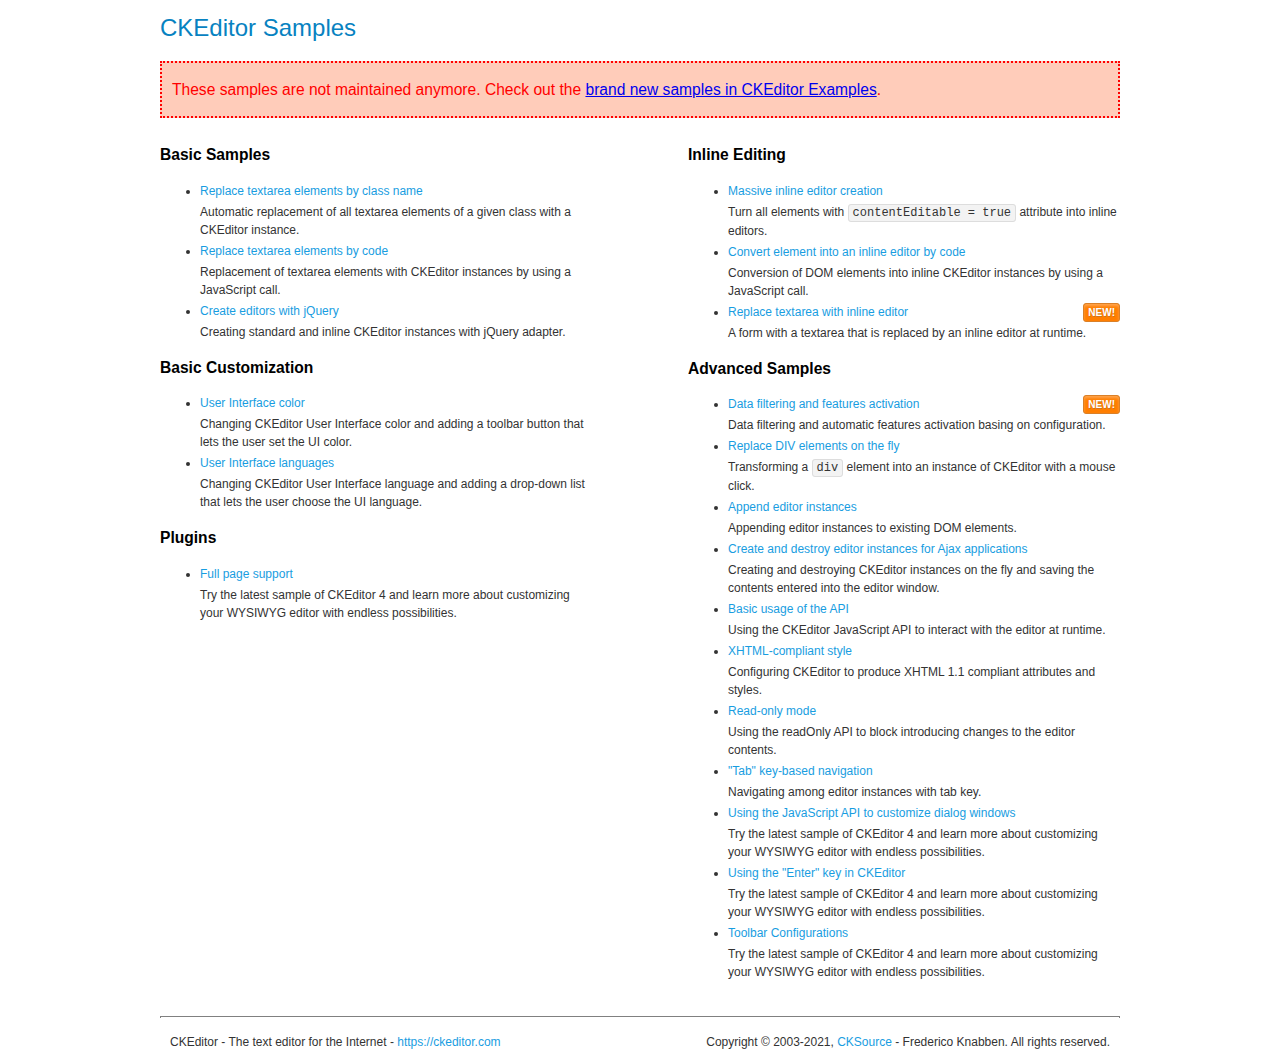
<file: Plugins/ckeditor/samples/old/index.html>
<!DOCTYPE html>
<!--
Copyright (c) 2003-2021, CKSource - Frederico Knabben. All rights reserved.
For licensing, see LICENSE.md or https://ckeditor.com/legal/ckeditor-oss-license
-->
<html lang="en">
<head>
	<meta charset="utf-8">
	<title>CKEditor Samples</title>
	<link rel="stylesheet" href="sample.css">
	<meta name="description" content="Try the latest sample of CKEditor 4 and learn more about customizing your WYSIWYG editor with endless possibilities.">
</head>
<body>
	<h1 class="samples">
		CKEditor Samples
	</h1>
	<div class="warning deprecated">
		These samples are not maintained anymore. Check out the <a href="https://ckeditor.com/docs/ckeditor4/latest/examples/index.html">brand new samples in CKEditor Examples</a>.
	</div>
	<div class="twoColumns">
		<div class="twoColumnsLeft">
			<h2 class="samples">
				Basic Samples
			</h2>
			<dl class="samples">
				<dt><a class="samples" href="replacebyclass.html">Replace textarea elements by class name</a></dt>
				<dd>Automatic replacement of all textarea elements of a given class with a CKEditor instance.</dd>

				<dt><a class="samples" href="replacebycode.html">Replace textarea elements by code</a></dt>
				<dd>Replacement of textarea elements with CKEditor instances by using a JavaScript call.</dd>

				<dt><a class="samples" href="jquery.html">Create editors with jQuery</a></dt>
				<dd>Creating standard and inline CKEditor instances with jQuery adapter.</dd>
			</dl>

			<h2 class="samples">
				Basic Customization
			</h2>
			<dl class="samples">
				<dt><a class="samples" href="uicolor.html">User Interface color</a></dt>
				<dd>Changing CKEditor User Interface color and adding a toolbar button that lets the user set the UI color.</dd>

				<dt><a class="samples" href="uilanguages.html">User Interface languages</a></dt>
				<dd>Changing CKEditor User Interface language and adding a drop-down list that lets the user choose the UI language.</dd>
			</dl>


			<h2 class="samples">Plugins</h2>
<dl class="samples">
<dt><a class="samples" href="wysiwygarea/fullpage.html">Full page support</a></dt>
<dd>Try the latest sample of CKEditor 4 and learn more about customizing your WYSIWYG editor with endless possibilities.</dd>
</dl>
		</div>
		<div class="twoColumnsRight">
			<h2 class="samples">
				Inline Editing
			</h2>
			<dl class="samples">
				<dt><a class="samples" href="inlineall.html">Massive inline editor creation</a></dt>
				<dd>Turn all elements with <code>contentEditable = true</code> attribute into inline editors.</dd>

				<dt><a class="samples" href="inlinebycode.html">Convert element into an inline editor by code</a></dt>
				<dd>Conversion of DOM elements into inline CKEditor instances by using a JavaScript call.</dd>

				<dt><a class="samples" href="inlinetextarea.html">Replace textarea with inline editor</a> <span class="new">New!</span></dt>
				<dd>A form with a textarea that is replaced by an inline editor at runtime.</dd>

				
			</dl>

			<h2 class="samples">
				Advanced Samples
			</h2>
			<dl class="samples">
				<dt><a class="samples" href="datafiltering.html">Data filtering and features activation</a> <span class="new">New!</span></dt>
				<dd>Data filtering and automatic features activation basing on configuration.</dd>

				<dt><a class="samples" href="divreplace.html">Replace DIV elements on the fly</a></dt>
				<dd>Transforming a <code>div</code> element into an instance of CKEditor with a mouse click.</dd>

				<dt><a class="samples" href="appendto.html">Append editor instances</a></dt>
				<dd>Appending editor instances to existing DOM elements.</dd>

				<dt><a class="samples" href="ajax.html">Create and destroy editor instances for Ajax applications</a></dt>
				<dd>Creating and destroying CKEditor instances on the fly and saving the contents entered into the editor window.</dd>

				<dt><a class="samples" href="api.html">Basic usage of the API</a></dt>
				<dd>Using the CKEditor JavaScript API to interact with the editor at runtime.</dd>

				<dt><a class="samples" href="xhtmlstyle.html">XHTML-compliant style</a></dt>
				<dd>Configuring CKEditor to produce XHTML 1.1 compliant attributes and styles.</dd>

				<dt><a class="samples" href="readonly.html">Read-only mode</a></dt>
				<dd>Using the readOnly API to block introducing changes to the editor contents.</dd>

				<dt><a class="samples" href="tabindex.html">"Tab" key-based navigation</a></dt>
				<dd>Navigating among editor instances with tab key.</dd>


				
<dt><a class="samples" href="dialog/dialog.html">Using the JavaScript API to customize dialog windows</a></dt>
<dd>Try the latest sample of CKEditor 4 and learn more about customizing your WYSIWYG editor with endless possibilities.</dd>

<dt><a class="samples" href="enterkey/enterkey.html">Using the &quot;Enter&quot; key in CKEditor</a></dt>
<dd>Try the latest sample of CKEditor 4 and learn more about customizing your WYSIWYG editor with endless possibilities.</dd>

<dt><a class="samples" href="toolbar/toolbar.html">Toolbar Configurations</a></dt>
<dd>Try the latest sample of CKEditor 4 and learn more about customizing your WYSIWYG editor with endless possibilities.</dd>

			</dl>
		</div>
	</div>
	<div id="footer">
		<hr>
		<p>
			CKEditor - The text editor for the Internet - <a class="samples" href="https://ckeditor.com/">https://ckeditor.com</a>
		</p>
		<p id="copy">
			Copyright &copy; 2003-2021, <a class="samples" href="https://cksource.com/">CKSource</a> - Frederico Knabben. All rights reserved.
		</p>
	</div>
</body>
</html>
</file>
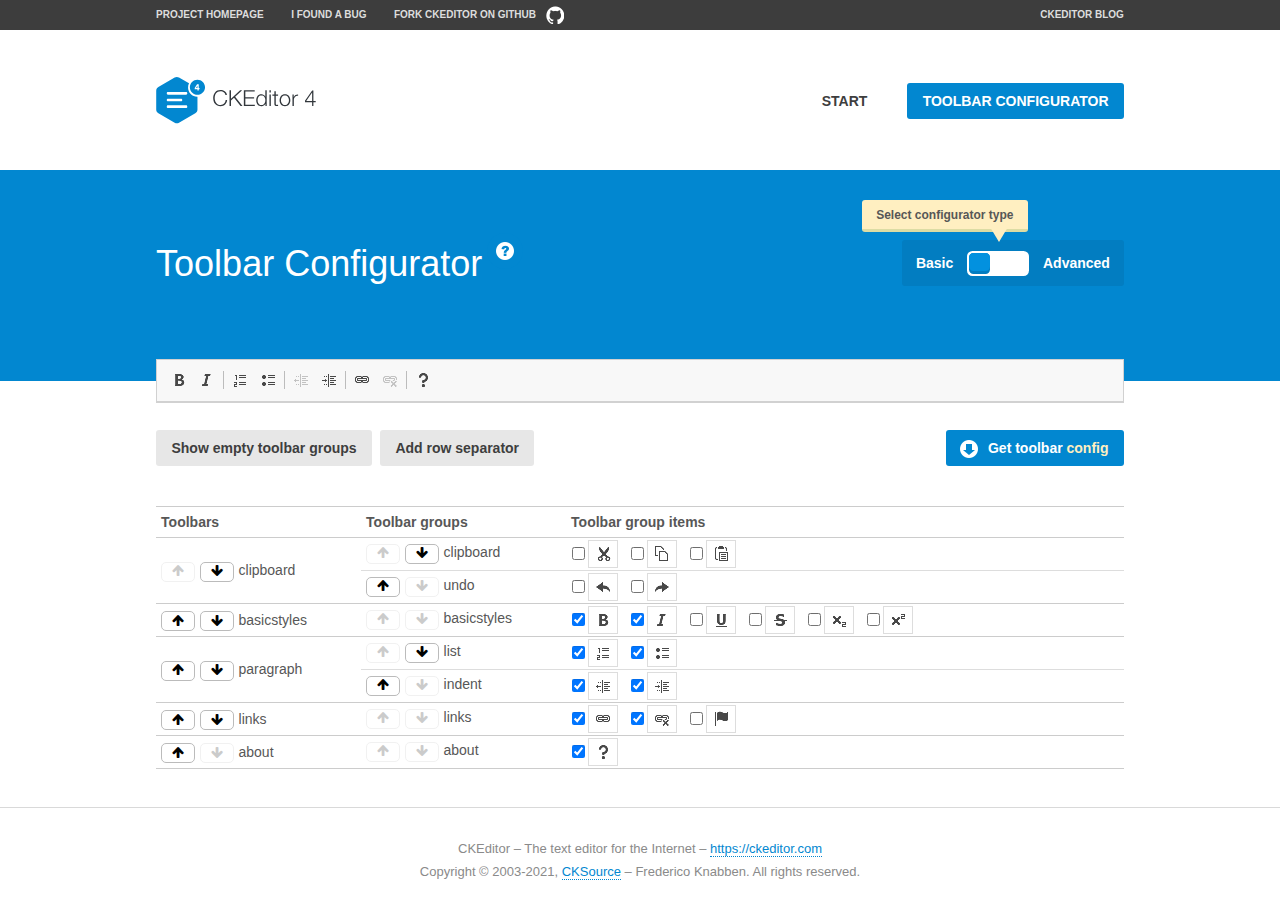
<file: Plugins/ckeditor/samples/toolbarconfigurator/index.html>
<!DOCTYPE html>
<!--
Copyright (c) 2003-2021, CKSource - Frederico Knabben. All rights reserved.
For licensing, see LICENSE.md or https://ckeditor.com/legal/ckeditor-oss-license
-->
<!--[if IE 8]><html class="ie8"><![endif]-->
<!--[if gt IE 8]><html><![endif]-->
<!--[if !IE]><!--><html lang="en"><!--<![endif]-->
<head>
	<meta charset="utf-8">
	<title>Toolbar Configurator</title>
	<script src="../../ckeditor.js"></script>
	<script>
		if ( CKEDITOR.env.ie && CKEDITOR.env.version < 9 )
			CKEDITOR.tools.enableHtml5Elements( document );
	</script>
	<link rel="stylesheet" href="lib/codemirror/codemirror.css">
	<link rel="stylesheet" href="lib/codemirror/show-hint.css">
	<link rel="stylesheet" href="lib/codemirror/neo.css">
	<link rel="stylesheet" href="css/fontello.css">
	<link rel="stylesheet" href="../css/samples.css">
	<meta name="description" content="Try the latest sample of CKEditor 4 and learn more about customizing your WYSIWYG editor with endless possibilities.">
</head>
<body id="toolbar">

<nav class="navigation-a">
	<div class="grid-container">
		<ul class="navigation-a-left grid-width-70">
			<li><a href="https://ckeditor.com/ckeditor-4/">Project Homepage</a></li>
			<li><a href="https://github.com/ckeditor/ckeditor4/issues">I found a bug</a></li>
			<li><a href="https://github.com/ckeditor/ckeditor4" class="icon-pos-right icon-navigation-a-github">Fork CKEditor on GitHub</a></li>
		</ul>
		<ul class="navigation-a-right grid-width-30">
			<li><a href="https://ckeditor.com/blog/">CKEditor Blog</a></li>
		</ul>
	</div>
</nav>

<header class="header-a">
	<div class="grid-container">
		<h1 class="header-a-logo grid-width-30">
			<a href="../index.html"><img src="../img/logo.svg" onerror="this.src='../img/logo.png'; this.onerror=null;" alt="CKEditor Logo"></a>
		</h1>
		<nav class="navigation-b grid-width-70">
			<ul>
				<li><a href="../index.html"  class="button-a">Start</a></li>
				<li><a href="index.html"  class="button-a button-a-background">Toolbar configurator</a></li>
			</ul>
		</nav>
	</div>
</header>

<main>
	<div class="adjoined-top">
		<div class="grid-container">
			<div class="content grid-width-100">
				<div class="grid-container-nested">
					<h1 class="grid-width-60">
						Toolbar Configurator
						<a href="#help-content" type="button" title="Configurator help" id="help" class="button-a button-a-background button-a-no-text icon-pos-left icon-question-mark">Help</a>
					</h1>

					<div class="grid-width-40 grid-switch-magic">
						<div class="switch">
							<span class="balloon-a balloon-a-se">Select configurator type</span>
							<input type="radio" name="radio" data-num="1" id="radio-basic" />
							<input type="radio" name="radio" data-num="2" id="radio-advanced" />
							<label data-for="1" for="radio-basic">Basic</label>
							<span class="switch-inner">
								<span class="handler"></span>
							</span>
							<label data-for="2" for="radio-advanced">Advanced</label>
						</div>
					</div>
				</div>
			</div>
		</div>
	</div>
	<div class="adjoined-bottom">
		<div class="grid-container">
			<div class="grid-width-100">
				<div class="editors-container">
					<div id="editor-basic"></div>
					<div id="editor-advanced"></div>
				</div>
			</div>
		</div>
	</div>

	<div class="grid-container configurator">
		<div class="content grid-width-100">
			<div class="configurator">
				<div>
					<div id="toolbarModifierWrapper"></div>
				</div>
			</div>
		</div>
	</div>

	<div id="help-content">
		<div class="grid-container">
			<div class="grid-width-100">
				<h2>What Am I Doing Here?</h2>

				<div class="grid-container grid-container-nested">
					<div class="basic">
						<div class="grid-width-50">
							<p>Arrange <a href="https://ckeditor.com/docs/ckeditor4/latest/api/CKEDITOR_config.html#cfg-toolbarGroups">toolbar groups</a>, toggle <a href="https://ckeditor.com/docs/ckeditor4/latest/api/CKEDITOR_config.html#cfg-removeButtons">button visibility</a> according to your needs and get your toolbar configuration.</p>
							<p>You can replace the content of the <a href="../../config.js"><code>config.js</code></a> file with the generated configuration. If you already set some configuration options you will need to merge both configurations.</p>
						</div>
						<div class="grid-width-50">
							<p>Read more about different ways of <a href="https://ckeditor.com/docs/ckeditor4/latest/guide/dev_configuration.html">setting configuration</a> and do not forget about <strong>clearing browser cache</strong>.</p>
							<p>Arranging toolbar groups is the recommended way of configuring the toolbar, but if you need more freedom you can use the <a href="#advanced">advanced configurator</a>.</p>
						</div>
					</div>
					<div class="advanced" style="display: none;">
						<div class="grid-width-50">
							<p>With this code editor you can edit your <a href="https://ckeditor.com/docs/ckeditor4/latest/api/CKEDITOR_config.html#cfg-toolbar">toolbar configuration</a> live.</p>
							<p>You can replace the content of the <a href="../../config.js"><code>config.js</code></a> file with the generated configuration. If you already set some configuration options you will need to merge both configurations.</p>
						</div>
						<div class="grid-width-50">
							<p>Read more about different ways of <a href="https://ckeditor.com/docs/ckeditor4/latest/guide/dev_configuration.html">setting configuration</a> and do not forget about <strong>clearing browser cache</strong>.</p>
						</div>
					</div>
				</div>

				<p class="grid-container grid-container-nested">
					<button type="button" class="help-content-close grid-width-100 button-a button-a-background">Got it. Let's play!</button>
				</p>
			</div>
		</div>
	</div>
</main>

<footer class="footer-a grid-container">
	<p class="grid-width-100">
		CKEditor &ndash; The text editor for the Internet &ndash; <a class="samples" href="https://ckeditor.com/">https://ckeditor.com</a>
	</p>
	<p class="grid-width-100" id="copy">
		Copyright &copy; 2003-2021, <a class="samples" href="https://cksource.com/">CKSource</a> &ndash; Frederico Knabben. All rights reserved.
	</p>
</footer>

<script src="lib/codemirror/codemirror.js"></script>
<script src="lib/codemirror/javascript.js"></script>
<script src="lib/codemirror/show-hint.js"></script>

<script src="js/fulltoolbareditor.js"></script>
<script src="js/abstracttoolbarmodifier.js"></script>
<script src="js/toolbarmodifier.js"></script>
<script src="js/toolbartextmodifier.js"></script>
<script src="../js/sf.js"></script>

<script>
	( function() {
		'use strict';

		var mode = ( window.location.hash.substr( 1 ) === 'advanced' ) ? 'advanced' : 'basic',
			configuratorSection = CKEDITOR.document.findOne( 'main > .grid-container.configurator' ),
			basicInstruction = CKEDITOR.document.findOne( '#help-content .basic' ),
			advancedInstruction = CKEDITOR.document.findOne( '#help-content .advanced' ),

			// Configurator mode switcher.
			modeSwitchBasic = CKEDITOR.document.getById( 'radio-basic' ),
			modeSwitchAdvanced = CKEDITOR.document.getById( 'radio-advanced' );

		// Initial setup
		function updateSwitcher() {
			if ( mode === 'advanced' ) {
				modeSwitchAdvanced.$.checked = true;
			} else {
				modeSwitchBasic.$.checked = true;
			}
		}

		updateSwitcher();

		CKEDITOR.document.getWindow().on( 'hashchange', function( e ) {
			var hash = window.location.hash.substr( 1 );
			if ( !( hash === 'advanced' || hash === 'basic' ) ) {
				return;
			}
			mode = hash;
			onToolbarsDone( mode );
		} );

		CKEDITOR.document.getWindow().on( 'resize', function() {
			updateToolbar( ( mode === 'basic' ? toolbarModifier : toolbarTextModifier )[ 'editorInstance' ] );
		} );

		function onRefresh( modifier ) {
			modifier = modifier || this;

			if ( mode === 'basic' && modifier instanceof ToolbarConfigurator.ToolbarTextModifier ) {
				return;
			}

			// CodeMirror container becomes visible, so we need to refresh and to avoid rendering problems.
			if ( mode === 'advanced' && modifier instanceof ToolbarConfigurator.ToolbarTextModifier ) {
				modifier.codeContainer.refresh();
			}

			updateToolbar( modifier.editorInstance );
		}

		function updateToolbar( editor ) {
			var editorContainer = editor.container;

			// Not always editor is loaded.
			if ( !editorContainer ) {
				return;
			}

			var displayStyle = editorContainer.getStyle( 'display' );

			editorContainer.setStyle( 'display', 'block' );

			var newHeight = editorContainer.getSize( 'height' );

			var newMarginTop = parseInt( editorContainer.getComputedStyle( 'margin-top' ), 10 );
			newMarginTop = ( isNaN( newMarginTop ) ? 0 : Number( newMarginTop ) );

			var newMarginBottom = parseInt( editorContainer.getComputedStyle( 'margin-bottom' ), 10 );
			newMarginBottom = ( isNaN( newMarginBottom ) ? 0 : Number( newMarginBottom ) );

			var result = newHeight + newMarginTop + newMarginBottom;

			editorContainer.setStyle( 'display', displayStyle );

			editor.container.getAscendant( 'div' ).setStyle( 'height', result + 'px' );
		}

		var toolbarModifier = new ToolbarConfigurator.ToolbarModifier( 'editor-basic' );

		var done = 0;
		toolbarModifier.init( onToolbarInit );
		toolbarModifier.onRefresh = onRefresh;

		CKEDITOR.document.getById( 'toolbarModifierWrapper' ).append( toolbarModifier.mainContainer );

		var toolbarTextModifier = new ToolbarConfigurator.ToolbarTextModifier( 'editor-advanced' );
		toolbarTextModifier.init( onToolbarInit );
		toolbarTextModifier.onRefresh = onRefresh;

		function onToolbarInit() {
			if ( ++done === 2 ) {
				onToolbarsDone();

				positionSticky.watch( CKEDITOR.document.findOne( '.toolbar' ), function() {
					return mode === 'advanced';
				} );
			}
		}

		function onToolbarsDone() {
			if ( mode === 'basic' ) {
				toggleModeBasic( false );
			} else {
				toggleModeAdvanced( false );
			}

			updateSwitcher();

			setTimeout( function() {
				CKEDITOR.document.findOne( '.editors-container' ).addClass( 'active' );
				CKEDITOR.document.findOne( '#toolbarModifierWrapper' ).addClass( 'active' );
			}, 200 );
		}

		CKEDITOR.document.getById( 'toolbarModifierWrapper' ).append( toolbarTextModifier.mainContainer );

		function toogleModeSwitch( onElement, offElement, onModifier, offModifier ) {
			onElement.addClass( 'fancy-button-active' );
			offElement.removeClass( 'fancy-button-active' );

			onModifier.showUI();
			offModifier.hideUI();
		}

		function toggleModeBasic( callOnRefresh ) {
			callOnRefresh = ( callOnRefresh !== false );
			mode = 'basic';
			window.location.hash = '#basic';
			toogleModeSwitch( modeSwitchBasic, modeSwitchAdvanced, toolbarModifier, toolbarTextModifier );

			configuratorSection.removeClass( 'freed-width' );
			basicInstruction.show();
			advancedInstruction.hide();

			callOnRefresh && onRefresh( toolbarModifier );
		}

		function toggleModeAdvanced( callOnRefresh ) {
			callOnRefresh = ( callOnRefresh !== false );
			mode = 'advanced';
			window.location.hash = '#advanced';
			toogleModeSwitch( modeSwitchAdvanced, modeSwitchBasic, toolbarTextModifier, toolbarModifier );

			configuratorSection.addClass( 'freed-width' );
			advancedInstruction.show();
			basicInstruction.hide();

			callOnRefresh && onRefresh( toolbarTextModifier );
		}

		modeSwitchBasic.on( 'click', toggleModeBasic );
		modeSwitchAdvanced.on( 'click', toggleModeAdvanced );

		//
		// Position:sticky for the toolbar.
		//

		// Will make elements behave like they were styled with position:sticky.
		var positionSticky = {
			// Store object: {
			// 		element: CKEDITOR.dom.element, // Element which will float.
			// 		placeholder: CKEDITOR.dom.element, // Placeholder which is place to prevent page bounce.
			// 		isFixed: boolean // Whether element float now.
			// }
			watched: [],

			active: [],

			staticContainer: null,

			init: function() {
				var element = CKEDITOR.dom.element.createFromHtml(
					'<div class="staticContainer">' +
						'<div class="grid-container" >' +
							'<div class="grid-width-100">' +
								'<div class="inner"></div>' +
							'</div>' +
						'</div>' +
					'</div>' );

				this.staticContainer = element.findOne( '.inner' );

				CKEDITOR.document.getBody().append( element );
			},

			watch: function( element, preventFunc ) {
				this.watched.push( {
					element: element,
					placeholder: new CKEDITOR.dom.element( 'div' ),
					isFixed: false,
					preventFunc: preventFunc
				} );
			},

			checkAll: function() {
				for ( var i = 0; i < this.watched.length; i++ ) {
					this.check( this.watched[ i ] );
				}
			},

			check: function( element ) {
				var isFixed = element.isFixed;
				var shouldBeFixed = this.shouldBeFixed( element );

				// Nothing to be done.
				if ( isFixed === shouldBeFixed ) {
					return;
				}

				var placeholder = element.placeholder;

				if ( isFixed ) {
					// Unfixing.

					element.element.insertBefore( placeholder );
					placeholder.remove();

					element.element.removeStyle( 'margin' );

					this.active.splice( CKEDITOR.tools.indexOf( this.active, element ), 1 );

				} else {
					// Fixing.
					placeholder.setStyle( 'width', element.element.getSize( 'width' ) + 'px' );
					placeholder.setStyle( 'height', element.element.getSize( 'height' ) + 'px' );
					placeholder.setStyle( 'margin-bottom', element.element.getComputedStyle( 'margin-bottom' ) );
					placeholder.setStyle( 'display', element.element.getComputedStyle( 'display' ) );
					placeholder.insertAfter( element.element );

					this.staticContainer.append( element.element );

					this.active.push( element );
				}

				element.isFixed = !element.isFixed;
			},

			shouldBeFixed: function( element ) {
				if ( element.preventFunc && element.preventFunc() ) {
					return false;
				}

				// If element is already fixed we are checking it's placeholder.
				var related = ( element.isFixed ? element.placeholder : element.element ),
					clientRect = related.$.getBoundingClientRect(),
					staticHeight = this.staticContainer.getSize('height' ),
					elemHeight = element.element.getSize( 'height' );

				if ( element.isFixed ) {
					return ( clientRect.top + elemHeight < staticHeight );
				} else {
					return ( clientRect.top < staticHeight );
				}
			}
		};

		positionSticky.init();

		CKEDITOR.document.getWindow().on( 'scroll',
			CKEDITOR.tools.eventsBuffer( 100, positionSticky.checkAll, positionSticky ).input
		);

		// Make the toolbar sticky.
		positionSticky.watch( CKEDITOR.document.findOne( '.editors-container' ) );

		// Help button and help-content.
		( function() {
			var helpButton = CKEDITOR.document.getById( 'help' ),
				helpContent = CKEDITOR.document.getById( 'help-content' );

			// Don't show help button on IE8 because it's unsupported by Pico Modal.
			if ( CKEDITOR.env.ie && CKEDITOR.env.version == 8 ) {
				helpButton.hide();
			} else {
				// Display help modal when the button is clicked.
				helpButton.on( 'click', function( evt ) {
					SF.modal( {
						// Clone modal content from DOM.
						content: helpContent.getHtml(),

						afterCreate: function( modal ) {
							// Enable modal content button to close the modal.
							new CKEDITOR.dom.element( modal.modalElem() ).findOne( '.help-content-close' ).once( 'click', modal.close );
						}
					} ).show();
				} );
			}
		} )();
	} )();
</script>
</body>
</html>
</file>
<file: Plugins/ckeditor/samples/css/samples.css>
/**
 * @license Copyright (c) 2003-2021, CKSource - Frederico Knabben. All rights reserved.
 * For licensing, see LICENSE.md or https://ckeditor.com/legal/ckeditor-oss-license
 */
@media (max-width: 900px) {
  .global-is-mobile-hidden {
    display: none !important;
  }
}
article,
aside,
details,
figcaption,
figure,
footer,
header,
hgroup,
main,
menu,
nav,
section {
  display: block;
}
body,
html {
  margin: 0;
  padding: 0;
  font: 16px / 1.8 Arial, 'Helvetica Neue', Helvetica, sans-serif;
  font-weight: 300;
  color: #575757;
}
.grid-width-10 {
  width: 10%;
}
.grid-width-20 {
  width: 20%;
}
.grid-width-30 {
  width: 30%;
}
.grid-width-40 {
  width: 40%;
}
.grid-width-50 {
  width: 50%;
}
.grid-width-60 {
  width: 60%;
}
.grid-width-70 {
  width: 70%;
}
.grid-width-80 {
  width: 80%;
}
.grid-width-90 {
  width: 90%;
}
.grid-width-100 {
  width: 100%;
}
@media (max-width: 900px) {
  .grid-width-10,
  .grid-width-20,
  .grid-width-30,
  .grid-width-40,
  .grid-width-50,
  .grid-width-60,
  .grid-width-70,
  .grid-width-80,
  .grid-width-90,
  .grid-width-100 {
    width: 100%;
  }
}
*[class*="grid-width"] {
  -webkit-box-sizing: border-box;
  -moz-box-sizing: border-box;
  box-sizing: border-box;
  padding-left: 4%;
  padding-right: 4%;
  float: left;
}
*[class*="grid-width"]:after,
.grid-container:after,
*[class*="grid-width"]:before,
.grid-container:before {
  content: '';
  display: block;
  overflow: hidden;
  visibility: hidden;
  font-size: 0;
  line-height: 0;
  width: 0;
  height: 0;
}
*[class*="grid-width"]:after,
.grid-container:after {
  clear: both;
}
.grid-container {
  -webkit-box-sizing: border-box;
  -moz-box-sizing: border-box;
  box-sizing: border-box;
  margin-left: auto;
  margin-right: auto;
}
.grid-container-nested *[class*="grid-width"]:first-child {
  padding-left: 0;
}
.grid-container-nested *[class*="grid-width"]:last-child {
  padding-right: 0;
}
@media (max-width: 900px) {
  .grid-container-nested *[class*="grid-width"]:first-child {
    padding-left: 4%;
  }
  .grid-container-nested *[class*="grid-width"]:last-child {
    padding-right: 4%;
  }
}
.header-a {
  min-height: 140px;
  overflow: hidden;
}
.header-a .header-a-logo {
  margin: 40px 0 0;
}
@media (max-width: 900px) {
  .header-a .header-a-logo {
    text-align: center;
  }
}
.header-a .header-a-logo img {
  border: transparent;
}
.navigation-a {
  height: 30px;
  background: #3D3D3D;
  position: absolute;
  left: 0;
  right: 0;
  top: 0;
  padding: 0;
  overflow: hidden;
}
@media (max-width: 900px) {
  .navigation-a {
    text-align: center;
  }
}
.navigation-a ul {
  list-style: none;
  margin: 0;
  overflow: hidden;
}
.navigation-a ul li,
.navigation-a ul li a {
  display: inline-block;
}
@media (max-width: 900px) {
  .navigation-a ul {
    width: auto;
    text-overflow: ellipsis;
    white-space: nowrap;
    display: inline-block;
    float: none;
  }
  .navigation-a ul:before,
  .navigation-a ul:after {
    display: none;
  }
}
.navigation-a ul.navigation-a-left {
  text-align: left;
}
@media (max-width: 900px) {
  .navigation-a ul.navigation-a-left {
    padding-right: 0;
  }
}
.navigation-a ul.navigation-a-right {
  text-align: right;
}
@media (max-width: 900px) {
  .navigation-a ul.navigation-a-right {
    padding-left: 23px;
  }
}
.navigation-a ul li + li {
  margin-left: 23px;
}
.navigation-a ul li a {
  font-size: 10px;
  font-size: 0.625rem;
  line-height: 18px;
  line-height: 1.13rem;
  line-height: 30px;
  float: left;
  color: #ddd;
  font-weight: bold;
  text-decoration: none;
  text-transform: uppercase;
}
.navigation-a ul li a:hover {
  cursor: pointer;
  color: #fff;
}
.icon-navigation-a-github:before,
.icon-navigation-a-github:after {
  background-image: url("[data-uri]");
}
.navigation-b {
  text-align: right;
  margin: 52px 0 0;
  overflow: visible;
}
@media (max-width: 900px) {
  .navigation-b {
    text-align: center;
    margin-top: 20px;
    padding: 0;
  }
}
.navigation-b ul {
  padding: 0;
  list-style: none;
  margin: 0;
  overflow: visible;
}
.navigation-b ul li,
.navigation-b ul li a {
  display: inline-block;
}
@media (max-width: 900px) {
  .navigation-b ul {
    display: table;
    width: 100%;
    padding-bottom: 1.5em;
  }
}
@media (max-width: 900px) {
  .navigation-b ul li {
    display: table-row;
  }
}
.navigation-b ul li + li {
  margin-left: 20px;
}
@media (max-width: 900px) {
  .navigation-b ul li + li {
    margin-left: 0;
  }
}
.navigation-b ul li a {
  -webkit-box-sizing: border-box;
  -moz-box-sizing: border-box;
  box-sizing: border-box;
  text-transform: uppercase;
  text-decoration: none;
  outline: none;
}
@media (max-width: 900px) {
  .navigation-b ul li a {
    width: 100%;
    -webkit-border-radius: 0;
    -webkit-background-clip: padding-box;
    -moz-border-radius: 0;
    -moz-background-clip: padding;
    border-radius: 0;
    background-clip: padding-box;
  }
}
.footer-a {
  font-size: 13px;
  font-size: 0.8125rem;
  line-height: 23.4px;
  line-height: 1.46rem;
  padding-top: 2.25em;
  padding-bottom: 2.25em;
  overflow: hidden;
  color: #8a8a8a;
}
.footer-a a {
  color: #0287D0;
  text-decoration: none;
  border-bottom: 1px dotted #0287D0;
}
.footer-a a:hover {
  color: #0277b7;
}
.footer-a p {
  margin: 0;
  display: inline-block;
  text-align: center;
}
.content {
  font-size: 14px;
  font-size: 0.875rem;
  line-height: 25.2px;
  line-height: 1.57rem;
  overflow: hidden;
  padding-top: 1.5em;
  padding-bottom: 1.5em;
}
.content p {
  margin: 0.75em 0;
}
.content ul,
.content ol,
.content pre,
.content blockquote,
.content textarea:not([class^="cke"]),
.content .cke {
  margin: 1.875em 0;
}
.content code,
.content kbd {
  -webkit-border-radius: 3px;
  -webkit-background-clip: padding-box;
  -moz-border-radius: 3px;
  -moz-background-clip: padding;
  border-radius: 3px;
  background-clip: padding-box;
  padding: 3px 4px;
}
.content pre,
.content code,
.content kbd,
.content blockquote {
  background: #f5f5f5;
}
.content blockquote,
.content pre {
  background: none;
  border-left: 4px solid #0287D0;
  padding: 1.5em 2.25em;
}
.content p a,
.content ul a,
.content ol a,
.content blockquote a,
.content h1 a,
.content h2 a,
.content h3 a,
.content h4 a,
.content h5 a {
  color: #0287D0;
  text-decoration: none;
  border-bottom: 1px dotted #0287D0;
}
.content p a:hover,
.content ul a:hover,
.content ol a:hover,
.content blockquote a:hover,
.content h1 a:hover,
.content h2 a:hover,
.content h3 a:hover,
.content h4 a:hover,
.content h5 a:hover {
  color: #0277b7;
}
.content h1,
.content h2,
.content h3,
.content h4,
.content h5 {
  color: #000;
  font-weight: 100;
}
.content h1 code,
.content h2 code,
.content h3 code,
.content h4 code,
.content h5 code,
.content h1 kbd,
.content h2 kbd,
.content h3 kbd,
.content h4 kbd,
.content h5 kbd {
  font-size: inherit;
}
.content h1 a.content-heading-anchor,
.content h2 a.content-heading-anchor,
.content h3 a.content-heading-anchor,
.content h4 a.content-heading-anchor,
.content h5 a.content-heading-anchor {
  font-weight: 100;
  vertical-align: middle;
  opacity: 0;
  border: 0;
}
.content h1:hover a.content-heading-anchor,
.content h2:hover a.content-heading-anchor,
.content h3:hover a.content-heading-anchor,
.content h4:hover a.content-heading-anchor,
.content h5:hover a.content-heading-anchor {
  opacity: 1;
}
.content h1:target a,
.content h2:target a,
.content h3:target a,
.content h4:target a,
.content h5:target a {
  -webkit-animation: targetLinkOpacity 0.5s linear alternate;
  -moz-animation: targetLinkOpacity 0.5s linear alternate;
  -o-animation: targetLinkOpacity 0.5s linear alternate;
  animation: targetLinkOpacity 0.5s linear alternate;
  opacity: 1;
}
.content input,
.content select,
.content textarea:not([class^="cke"]) {
  -webkit-border-radius: 3px;
  -webkit-background-clip: padding-box;
  -moz-border-radius: 3px;
  -moz-background-clip: padding;
  border-radius: 3px;
  background-clip: padding-box;
  -webkit-box-shadow: inset 0 1px 1px rgba(0, 0, 0, 0.08);
  -moz-box-shadow: inset 0 1px 1px rgba(0, 0, 0, 0.08);
  box-shadow: inset 0 1px 1px rgba(0, 0, 0, 0.08);
  font: inherit;
  color: inherit;
  border: 1px solid #D9D9D9;
  padding: .2em .5em;
}
.content input:focus,
.content select:focus,
.content textarea:not([class^="cke"]):focus {
  border-color: #66afe9;
  outline: 0;
  -webkit-box-shadow: inset 0 1px 1px rgba(0, 0, 0, 0.08), 0 0 8px #93c6ef;
  -moz-box-shadow: inset 0 1px 1px rgba(0, 0, 0, 0.08), 0 0 8px #93c6ef;
  box-shadow: inset 0 1px 1px rgba(0, 0, 0, 0.08), 0 0 8px #93c6ef;
}
.content abbr {
  border-bottom: 1px dotted #666;
  cursor: pointer;
}
.content blockquote {
  font-style: italic;
  font-family: Georgia, Times, "Times New Roman", serif;
  font-size: 16px;
  font-size: 1rem;
  line-height: 28.8px;
  line-height: 1.8rem;
}
.content em {
  font-style: italic;
}
.content h1 {
  font-size: 36px;
  font-size: 2.25rem;
  line-height: 64.8px;
  line-height: 4.05rem;
  margin: 1.125em 0 0;
}
.content h2 {
  font-size: 27.2px;
  font-size: 1.7rem;
  line-height: 48.96px;
  line-height: 3.06rem;
  margin: 0.9em 0 0;
}
.content h3 {
  font-size: 24px;
  font-size: 1.5rem;
  line-height: 43.2px;
  line-height: 2.7rem;
  font-weight: 500;
  margin: 0.75em 0 0;
}
.content h4 {
  font-size: 19.2px;
  font-size: 1.2rem;
  line-height: 34.56px;
  line-height: 2.16rem;
  font-weight: 500;
  margin: 0.75em 0 0;
}
.content h5 {
  font-size: 17.6px;
  font-size: 1.1rem;
  line-height: 31.68px;
  line-height: 1.98rem;
  font-weight: 500;
  margin: 0.75em 0 0;
}
.content hr {
  border: 0;
  border-top: 4px solid #D9D9D9;
  margin: 1.5em 0;
}
.content input[type="text"] {
  height: 1.8em;
  line-height: 1.8em;
}
.content input[type="button"] {
  -webkit-appearance: button;
  -moz-appearance: button;
  appearance: button;
}
.content kbd {
  font-size: 12px;
  font-size: 0.75rem;
  line-height: 21.6px;
  line-height: 1.35rem;
  font-family: Arial, 'Helvetica Neue', Helvetica, sans-serif;
  padding: 2px 6px;
  -webkit-box-shadow: 0 0 4px #fff inset, 0 2px 0 #D9D9D9;
  -moz-box-shadow: 0 0 4px #fff inset, 0 2px 0 #D9D9D9;
  box-shadow: 0 0 4px #fff inset, 0 2px 0 #D9D9D9;
}
.content p img {
  vertical-align: middle;
}
.content p pre {
  padding: 1.5em;
}
.content pre {
  padding: 0;
  border: 0;
  tab-size: 4;
  -o-tab-size: 4;
  -moz-tab-size: 4;
}
.content pre,
.content code {
  font-size: 11.89px;
  font-size: 0.743rem;
  line-height: 21.4px;
  line-height: 1.34rem;
  font-family: Consolas, Menlo, Monaco, Lucida Console, Liberation Mono, DejaVu Sans Mono, Bitstream Vera Sans Mono, Courier New, monospace, serif;
}
.content pre a,
.content code a {
  border: 0;
}
.content pre code {
  padding: 0.75em;
  display: block;
}
.content strong {
  color: #000;
}
.content ul ul,
.content ol ul,
.content ul ol,
.content ol ol {
  margin: 0.75em 0;
}
.content ul li,
.content ol li {
  font-size: 14px;
  font-size: 0.875rem;
  line-height: 30.24px;
  line-height: 1.89rem;
}
.content textarea:not([class^="cke"]) {
  width: 100%;
}
.content div.todo {
  border: 2px dotted #444;
  padding: 10px;
  margin: 60px 0 10px 0;
  /* Remove me some day */
}
.content div.todo:before {
  content: "TODO";
  font-weight: bold;
}
body a.button-a,
body button.button-a,
body input.button-a {
  -webkit-border-radius: 3px;
  -webkit-background-clip: padding-box;
  -moz-border-radius: 3px;
  -moz-background-clip: padding;
  border-radius: 3px;
  background-clip: padding-box;
  font-size: 14px;
  font-size: 0.875rem;
  line-height: 25.2px;
  line-height: 1.57rem;
  height: 36px;
  line-height: 36px;
  padding: 0 1.1em;
  font-weight: 700;
  color: #3e3e3e;
  white-space: nowrap;
  text-decoration: none;
  display: inline-block;
  cursor: pointer;
  border: 0;
  vertical-align: middle;
  margin: 1px 0;
  background: transparent;
}
body a.button-a.icon-pos-left,
body button.button-a.icon-pos-left,
body input.button-a.icon-pos-left {
  padding-left: .8em;
}
body a.button-a.icon-pos-right,
body button.button-a.icon-pos-right,
body input.button-a.icon-pos-right {
  padding-right: .8em;
}
body a.button-a.button-a-no-text,
body button.button-a.button-a-no-text,
body input.button-a.button-a-no-text {
  -webkit-border-radius: 100px;
  -webkit-background-clip: padding-box;
  -moz-border-radius: 100px;
  -moz-background-clip: padding;
  border-radius: 100px;
  background-clip: padding-box;
  width: 36px;
  padding: 0;
  text-indent: -999px;
  overflow: hidden;
  position: relative;
  text-align: center;
}
body a.button-a.button-a-no-text:before,
body button.button-a.button-a-no-text:before,
body input.button-a.button-a-no-text:before {
  position: absolute;
  left: 50%;
  top: 50%;
  margin: -9px 0 0 -9px;
}
@media (max-width: 900px) {
  body a.button-a.button-a-mobile-collapsed,
  body button.button-a.button-a-mobile-collapsed,
  body input.button-a.button-a-mobile-collapsed {
    -webkit-border-radius: 100px;
    -webkit-background-clip: padding-box;
    -moz-border-radius: 100px;
    -moz-background-clip: padding;
    border-radius: 100px;
    background-clip: padding-box;
    width: 36px;
    padding: 0;
    text-indent: -999px;
    overflow: hidden;
    position: relative;
    text-align: center;
  }
  body a.button-a.button-a-mobile-collapsed:before,
  body button.button-a.button-a-mobile-collapsed:before,
  body input.button-a.button-a-mobile-collapsed:before {
    position: absolute;
    left: 50%;
    top: 50%;
    margin: -9px 0 0 -9px;
  }
  body a.button-a.button-a-mobile-collapsed:before,
  body button.button-a.button-a-mobile-collapsed:before,
  body input.button-a.button-a-mobile-collapsed:before {
    position: absolute;
    left: 50%;
    top: 50%;
    margin: -9px 0 0 -9px;
  }
}
body a.button-a:active,
body button.button-a:active,
body input.button-a:active,
body a.button-a:hover,
body button.button-a:hover,
body input.button-a:hover {
  color: #fff;
  background: #0277b7;
}
body a.button-a:focus,
body button.button-a:focus,
body input.button-a:focus {
  border-color: #66afe9;
  outline: 0;
  -webkit-box-shadow: inset 0 1px 1px rgba(0, 0, 0, 0.075), 0 0 8px #93c6ef;
  -moz-box-shadow: inset 0 1px 1px rgba(0, 0, 0, 0.075), 0 0 8px #93c6ef;
  box-shadow: inset 0 1px 1px rgba(0, 0, 0, 0.075), 0 0 8px #93c6ef;
}
body a.button-a-soft,
body button.button-a-soft,
body input.button-a-soft {
  background: #e7e7e7;
}
body a.button-a-soft:active,
body button.button-a-soft:active,
body input.button-a-soft:active,
body a.button-a-soft:hover,
body button.button-a-soft:hover,
body input.button-a-soft:hover {
  color: #3e3e3e;
  background: #cecece;
}
body a.button-a-background,
body button.button-a-background,
body input.button-a-background,
body a.navigation-b ul li a:hover,
body button.navigation-b ul li a:hover,
body input.navigation-b ul li a:hover {
  color: #fff;
  background: #0287D0;
}
body a.button-a-background:active,
body button.button-a-background:active,
body input.button-a-background:active,
body a.button-a-background:hover,
body button.button-a-background:hover,
body input.button-a-background:hover,
body a.navigation-b ul li a:hover:active,
body button.navigation-b ul li a:hover:active,
body input.navigation-b ul li a:hover:active,
body a.navigation-b ul li a:hover:hover,
body button.navigation-b ul li a:hover:hover,
body input.navigation-b ul li a:hover:hover {
  color: #fff;
  background: #0277b7;
}
.balloon-a {
  font-size: 12px;
  font-size: 0.75rem;
  line-height: 21.6px;
  line-height: 1.35rem;
  -webkit-border-radius: 3px;
  -webkit-background-clip: padding-box;
  -moz-border-radius: 3px;
  -moz-background-clip: padding;
  border-radius: 3px;
  background-clip: padding-box;
  border-bottom: 3px solid #d4d4d4;
  background: #ebebeb;
  display: inline-block;
  white-space: nowrap;
  padding: .4em 1.2em .2em;
  font-weight: 700;
  position: relative;
  z-index: 1000;
  text-transform: none;
  color: #575757;
}
.balloon-a:hover {
  color: #575757;
}
.balloon-a:before {
  content: '';
  width: 0;
  height: 0;
  border-style: solid;
  position: absolute;
}
.balloon-a-ne:before,
.balloon-a-nw:before {
  top: -13px;
  border-width: 0 9px 15.6px 9px;
  border-color: transparent transparent #ebebeb transparent;
}
.balloon-a-se:before,
.balloon-a-sw:before {
  bottom: -13px;
  border-width: 15.6px 9px 0 9px;
  border-color: #ebebeb transparent transparent transparent;
}
.balloon-a-nw:before,
.balloon-a-sw:before {
  left: 20px;
}
.balloon-a-ne:before,
.balloon-a-se:before {
  right: 20px;
}
.icon-pos-left:before,
.icon-pos-right:after {
  content: '';
  display: inline-block;
  width: 18px;
  height: 18px;
  vertical-align: middle;
  background-repeat: no-repeat;
}
.icon-pos-left:before {
  margin-right: 10px;
}
.icon-pos-right:after {
  margin-left: 10px;
}
.icon-download:before,
.icon-download:after {
  background-image: url("[data-uri]");
}
.icon-question-mark:before,
.icon-question-mark:after {
  background-image: url("[data-uri]");
}
.icon-close:before,
.icon-close:after {
  background-image: url("[data-uri]");
}
.ie8 .switch > * {
  vertical-align: middle;
}
.ie8 .switch input[type="radio"] {
  margin: 0 0.25em;
  display: inline-block;
}
.ie8 .switch label {
  margin-left: 0 !important;
  margin-right: 0 !important;
}
.ie8 .switch label[data-for="1"] {
  float: left;
}
.ie8 .switch label[data-for="2"] {
  float: right;
}
.ie8 .switch .switch-inner {
  display: none;
}
.switch {
  font-size: 14px;
  font-size: 0.875rem;
  line-height: 25.2px;
  line-height: 1.57rem;
  font-weight: bold;
  background-color: #0287D0;
  overflow: hidden;
  display: inline-block;
  padding: 0.75em 0.25em;
  color: #fff;
  -webkit-border-radius: 3px;
  -webkit-background-clip: padding-box;
  -moz-border-radius: 3px;
  -moz-background-clip: padding;
  border-radius: 3px;
  background-clip: padding-box;
  position: relative;
}
.switch input[type="radio"] {
  display: none;
}
.switch label {
  position: relative;
  z-index: 2;
  float: left;
  cursor: pointer;
  padding: 0 0.75em;
}
.switch label:hover {
  text-decoration: underline;
}
.switch .switch-inner {
  float: left;
  background-color: #FFF;
  height: 1.5em;
  width: 4.125em;
  padding: 2px;
  margin: 0 0.25em;
  -webkit-border-radius: 5.5px;
  -webkit-background-clip: padding-box;
  -moz-border-radius: 5.5px;
  -moz-background-clip: padding;
  border-radius: 5.5px;
  background-clip: padding-box;
}
.switch .switch-inner .handler {
  overflow: hidden;
  position: relative;
  display: block;
  height: 1.5em;
  width: 1.5em;
  background: #027dc1;
  -webkit-border-radius: 4.5px;
  -webkit-background-clip: padding-box;
  -moz-border-radius: 4.5px;
  -moz-background-clip: padding;
  border-radius: 4.5px;
  background-clip: padding-box;
}
.switch .switch-inner .handler:before {
  content: '';
  display: block;
  position: absolute;
  top: 0;
  right: 0;
  bottom: 3px;
  left: 0;
  background-color: #0291df;
  -webkit-border-bottom-left-radius: 4.5px;
  -moz-border-radius-bottomleft: 4.5px;
  border-bottom-left-radius: 4.5px;
  -webkit-border-bottom-right-radius: 4.5px;
  -webkit-background-clip: padding-box;
  -moz-border-radius-bottomright: 4.5px;
  -moz-background-clip: padding;
  border-bottom-right-radius: 4.5px;
  background-clip: padding-box;
}
.switch:hover .switch-inner .handler:before {
  background: #029ef3;
}
.switch input[data-num="2"]:checked ~ .switch-inner > .handler {
  margin-left: auto;
}
.switch input[data-num="2"]:checked ~ label[data-for="1"] {
  padding-right: 5.125em;
  margin-right: -4.375em;
}
.switch input[data-num="1"]:checked ~ label[data-for="2"] {
  padding-left: 5.125em;
  margin-left: -4.375em;
}
.toggler {
  -webkit-user-select: none;
  -moz-user-select: none;
  -ms-user-select: none;
  user-select: none;
}
.toggler label {
  cursor: pointer;
}
.toggler [data-collapse] {
  display: inherit;
}
.toggler [data-expand] {
  display: none;
}
.toggler.collapsed [data-collapse] {
  display: none;
}
.toggler.collapsed [data-expand] {
  display: inherit;
}
.toggler-container {
  overflow: hidden;
}
.toggler-container.collapsed {
  height: 0;
}
.icon-toggler-expanded:before,
.icon-toggler-collapsed:before,
.icon-toggler-expanded:after,
.icon-toggler-collapsed:after {
  background-image: url("[data-uri]");
}
.icon-toggler-expanded.icon-light:before,
.icon-toggler-collapsed.icon-light:before,
.icon-toggler-expanded.icon-light:after,
.icon-toggler-collapsed.icon-light:after {
  background-image: url("[data-uri]");
}
.icon-toggler-expanded:before,
.icon-toggler-expanded:after {
  background-position: top left;
}
.icon-toggler-collapsed:before,
.icon-toggler-collapsed:after {
  background-position: bottom left;
}
.modal {
  padding: 20px;
  border-radius: 3px;
  background-color: white;
  max-width: 700px;
  -webkit-box-sizing: border-box;
  -moz-box-sizing: border-box;
  box-sizing: border-box;
  width: 80% !important;
  top: 50% !important;
  -webkit-transform: translate(-50%, -50%) !important;
  -moz-transform: translate(-50%, -50%) !important;
  -ms-transform: translate(-50%, -50%) !important;
  -o-transform: translate(-50%, -50%) !important;
  transform: translate(-50%, -50%) !important;
}
.modal-close {
  -webkit-border-radius: 100px;
  -webkit-background-clip: padding-box;
  -moz-border-radius: 100px;
  -moz-background-clip: padding;
  border-radius: 100px;
  background-clip: padding-box;
  cursor: pointer;
  height: 18px;
  width: 18px;
  position: absolute;
  top: 10px;
  right: 10px;
  font-size: 17px;
  text-align: center;
  line-height: 19px;
  background: #cccccc;
}
main .grid-container,
header .grid-container,
.navigation-a > div,
footer > div {
  max-width: 968px;
}
.header-a {
  margin-top: 30px;
}
.footer-a {
  border-top: 1px solid #D9D9D9;
}
.adjoined-top {
  background-color: #0287D0;
  color: #fff;
}
.adjoined-top .content h1,
.adjoined-top .content h2,
.adjoined-top .content h3,
.adjoined-top .content h4,
.adjoined-top .content h5 {
  color: #fff;
}
.adjoined-top .content p {
  font-size: 18px;
  font-size: 1.125rem;
  line-height: 32.4px;
  line-height: 2.02rem;
  font-weight: 100;
}
.adjoined-top .content p a {
  text-decoration: none;
  border-bottom: 1px dotted #fff;
  color: inherit;
}
.adjoined-top .content p a:hover {
  color: #e6e6e6;
}
.adjoined-top .content button {
  color: #fff;
}
.adjoined-top .content strong {
  color: #fff;
}
.adjoined-top .content code {
  font-size: inherit;
  color: #0287D0;
}
.adjoined-bottom {
  position: relative;
}
.adjoined-bottom:before {
  z-index: -1;
  content: '';
  background: #0287D0;
  position: absolute;
  top: 0;
  left: 0;
  right: 0;
  height: 50%;
}
main .grid-container,
header .grid-container,
.navigation-a > div,
footer > div {
  max-width: 1052px;
}
main .grid-container.freed-width {
  max-width: none;
}
.switch {
  background: #027dc1;
  float: right;
  overflow: visible;
}
.switch .balloon-a {
  position: absolute;
  top: -40px;
  right: 50%;
  margin-right: -15px;
  background: #FFEFC1;
  border-bottom-color: #DCDCA4;
}
.switch .balloon-a:before {
  border-color: #FFEFC1 transparent transparent transparent;
}
#toolbar .editors-container {
  overflow: hidden;
  height: 0;
  transition: height 200ms;
}
#toolbar .editors-container.active {
  height: auto;
}
#main #editor {
  background: #FFF;
  padding: 2% 4%;
  border: dashed 5px #0287D0;
}
#main .adjoined-top:before {
  height: 335px;
}
#toolbar .adjoined-top:before {
  height: 219px;
}
#toolbar .adjoined-top .grid-container-nested {
  height: 147px;
}
.content .grid-switch-magic {
  margin: 3.5em 0 0;
}
#info-box {
  padding-bottom: 0;
}
#info-box > div {
  width: 100%;
  text-align: right;
}
#info-box > div .toggler {
  padding-right: 0;
}
#info-box > div .toggler:hover {
  background: transparent;
  color: #000;
}
#info-box > div .toggler:hover > label {
  text-decoration: underline;
}
#info-box > div h2 {
  float: left;
  margin-top: 0;
}
#info-box > div#instructions-container {
  text-align: left;
}
#toolbarModifierWrapper {
  overflow: hidden;
  height: 0;
  opacity: 0;
  transition: height 200ms;
}
#toolbarModifierWrapper.active {
  height: auto;
  opacity: 1;
}
header {
  overflow: visible;
}
header div.grid-container {
  overflow: visible;
}
header .navigation-b {
  overflow: visible;
}
header .navigation-b ul {
  overflow: visible;
}
header .navigation-b a {
  position: relative;
}
header .balloon-a {
  position: absolute;
  top: 48px;
  left: 50%;
  margin-left: -35px;
}
@media (max-width: 1140px) {
  header .balloon-a {
    left: auto;
    margin-left: auto;
    right: 50%;
    margin-right: -35px;
  }
  header .balloon-a:before {
    left: auto;
    right: 22px;
  }
}
@media (max-width: 900px) {
  header .balloon-a {
    display: none;
  }
}
header .header-a-logo img {
  width: 160px;
  height: 60px;
}

#toolbar .cke_toolbar {
  pointer-events: none;
  -webkit-user-select: none;
  -moz-user-select: none;
  -ms-user-select: none;
  user-select: none;
  cursor: default;
}
.some-toolbar-active .cke_toolbar {
  zoom: 1;
  filter: alpha(opacity=50);
  -webkit-opacity: 0.5;
  -moz-opacity: 0.5;
  opacity: 0.5;
}
.cke_toolbar.active {
  position: relative;
  zoom: 1;
  filter: alpha(opacity=100);
  -webkit-opacity: 1;
  -moz-opacity: 1;
  opacity: 1;
}
.cke_toolbar.active:after {
  content: '';
  display: block;
  position: absolute;
  top: 0;
  right: 6px;
  bottom: 5px;
  left: 0;
  -webkit-border-radius: 5px;
  -webkit-background-clip: padding-box;
  -moz-border-radius: 5px;
  -moz-background-clip: padding;
  border-radius: 5px;
  background-clip: padding-box;
  -webkit-box-shadow: 0px 0px 15px 3px #fff4b0;
  -moz-box-shadow: 0px 0px 15px 3px #fff4b0;
  box-shadow: 0px 0px 15px 3px #fff4b0;
}
.cke_toolbar.active .cke_toolgroup {
  -webkit-box-shadow: none;
  -moz-box-shadow: none;
  box-shadow: none;
  border-color: #e3c300;
}
.cke_toolbar.active .cke_combo,
.cke_toolbar.active .cke_toolgroup {
  position: relative;
  z-index: 2;
}
.cke_toolbar.active .cke_combo_button {
  -webkit-box-shadow: none;
  -moz-box-shadow: none;
  box-shadow: none;
}
.unselectable {
  -webkit-user-select: none;
  -moz-user-select: none;
  -ms-user-select: none;
  user-select: none;
}
.toolbar {
  padding: 5px 0;
  margin-bottom: 2.4em;
  overflow: hidden;
  background: #fff;
}
.toolbar button.button-a.cke_button {
  cursor: pointer;
  display: inline-block;
  padding: 4px 6px;
  outline: 0;
  border: 1px solid #a6a6a6;
}
.toolbar button.button-a.hidden {
  display: none;
}
.toolbar button.button-a.left {
  float: left;
  margin-right: 8px;
}
.toolbar button.button-a.right {
  float: right;
  margin-left: 8px;
}
.toolbar button.button-a .highlight {
  color: #ffefc1;
}
.configContainer.hidden,
.toolbarModifier.hidden,
.toolbarModifier-hints.hidden {
  display: none;
}
.toolbarModifier :focus,
.toolbar button:focus,
.configContainer textarea.configCode:focus {
  outline: none;
}
div.toolbarModifier {
  padding: 0;
  overflow: hidden;
  width: 100%;
  position: relative;
  display: table;
  border-collapse: collapse;
}
div.toolbarModifier ::-moz-focus-inner {
  border: 0;
}
div.toolbarModifier .empty {
  display: none;
}
div.toolbarModifier.empty-visible .empty {
  display: table-row;
  zoom: 1;
  filter: alpha(opacity=60);
  -webkit-opacity: 0.6;
  -moz-opacity: 0.6;
  opacity: 0.6;
}
div.toolbarModifier .empty > p {
  line-height: 31px;
}
div.toolbarModifier > ul {
  padding: 0;
  margin: 0;
  border-top: 1px solid #ccc;
  width: 100%;
}
div.toolbarModifier > ul[data-type="table-header"] {
  display: table-header-group;
}
div.toolbarModifier > ul[data-type="table-body"] {
  display: table-row-group;
}
div.toolbarModifier > ul p {
  padding: 0;
  margin: 0;
}
div.toolbarModifier > ul > li {
  display: table-row;
}
div.toolbarModifier > ul > li[data-type="header"] {
  font-weight: bold;
  user-select: none;
  cursor: default;
}
div.toolbarModifier > ul > li[data-type="group"],
div.toolbarModifier > ul > li[data-type="separator"] {
  border-bottom: 1px solid #ccc;
}
div.toolbarModifier > ul > li[data-type="subgroup"] {
  border-top: 1px solid #eee;
}
div.toolbarModifier > ul > li[data-type="subgroup"]:first-child {
  border-top: none;
}
div.toolbarModifier > ul > li[data-type="group"].active,
div.toolbarModifier > ul > li[data-type="group"]:hover,
div.toolbarModifier > ul > li[data-type="separator"].active,
div.toolbarModifier > ul > li[data-type="separator"]:hover {
  overflow: hidden;
  z-index: 2;
}
div.toolbarModifier > ul > li[data-type="group"].active,
div.toolbarModifier > ul > li[data-type="separator"].active,
div.toolbarModifier > ul > li[data-type="group"].active:hover,
div.toolbarModifier > ul > li[data-type="separator"].active:hover {
  background: #f0fafb;
}
div.toolbarModifier > ul > li[data-type="group"]:hover,
div.toolbarModifier > ul > li[data-type="separator"]:hover {
  background: #fffbe3;
}
div.toolbarModifier > ul > li[data-type="separator"] {
  background: #f5f5f5;
}
div.toolbarModifier > ul > li[data-type="separator"]:after {
  content: '';
  width: 100%;
}
div.toolbarModifier > ul > li[data-type="separator"] > p {
  padding: 2px 5px;
}
div.toolbarModifier > ul > li > p,
div.toolbarModifier > ul > li > ul {
  display: table-cell;
  vertical-align: middle;
}
div.toolbarModifier > ul > li p {
  padding-left: 5px;
  min-width: 200px;
}
div.toolbarModifier > ul > li p span {
  white-space: nowrap;
  cursor: default;
}
div.toolbarModifier > ul > li p span button {
  font-size: 12.666px;
  margin-right: 5px;
  cursor: pointer;
  background: #fff;
  -webkit-border-radius: 5px;
  -webkit-background-clip: padding-box;
  -moz-border-radius: 5px;
  -moz-background-clip: padding;
  border-radius: 5px;
  background-clip: padding-box;
  border: 1px solid #bbb;
  padding: 0 7px;
  line-height: 12px;
  height: 20px;
}
div.toolbarModifier > ul > li p span button:not(.disabled):hover,
div.toolbarModifier > ul > li p span button:not(.disabled):focus {
  color: #fff;
  background-color: #454545;
  border-color: transparent;
}
div.toolbarModifier > ul > li p span button.move.disabled {
  cursor: default;
  zoom: 1;
  filter: alpha(opacity=20);
  -webkit-opacity: 0.2;
  -moz-opacity: 0.2;
  opacity: 0.2;
}
div.toolbarModifier > ul > li ul {
  border-collapse: collapse;
  padding: 0;
  width: 100%;
}
div.toolbarModifier > ul > li ul li {
  display: table-row;
  list-style-type: none;
  line-height: 1;
}
div.toolbarModifier > ul > li ul li[data-type="subgroup"] {
  border-top: 1px solid #ddd;
}
div.toolbarModifier > ul > li ul li[data-type="subgroup"]:first-child {
  border-top: 0;
}
div.toolbarModifier > ul > li ul li[data-type="subgroup"] [data-type="button"] {
  -webkit-border-radius: 3px;
  -webkit-background-clip: padding-box;
  -moz-border-radius: 3px;
  -moz-background-clip: padding;
  border-radius: 3px;
  background-clip: padding-box;
  padding: 0 2px;
}
div.toolbarModifier > ul > li ul li[data-type="subgroup"] [data-type="button"]:focus {
  background: rgba(0, 0, 0, 0.04);
}
div.toolbarModifier > ul > li ul li[data-type="subgroup"] [data-type="button"] input {
  vertical-align: middle;
}
div.toolbarModifier > ul > li ul li > p,
div.toolbarModifier > ul > li ul li > ul {
  display: table-cell;
  vertical-align: middle;
}
div.toolbarModifier > ul > li ul li ul {
  padding: 0;
}
div.toolbarModifier > ul > li ul li ul li {
  padding: 0;
  display: inline-block;
  cursor: pointer;
  margin: 2px 5px 2px 0;
}
div.toolbarModifier > ul > li ul li ul li .cke_combo_text {
  cursor: pointer;
  white-space: nowrap;
}
div.toolbarModifier > ul > li ul li ul li .cke_toolgroup,
div.toolbarModifier > ul > li ul li ul li .cke_combo_button {
  cursor: pointer;
  margin: 0;
  vertical-align: middle;
  border: 1px solid #ddd;
  font-size: 11.41px;
  font-size: 0.713rem;
  line-height: 20.54px;
  line-height: 1.28rem;
}
div.toolbarModifier > .codemirror-wrapper {
  overflow-y: auto;
}
div.toolbarModifier-hints {
  float: right;
  width: 350px;
  min-width: 150px;
  overflow-y: auto;
  margin-left: 1.5em;
}
div.toolbarModifier-hints h3 {
  font-size: 18.08px;
  font-size: 1.13rem;
  line-height: 32.54px;
  line-height: 2.03rem;
  padding: 0.36em 1.5em;
  background: #f5f5f5;
  border-bottom: 1px solid #ddd;
  margin-top: 0;
  margin-bottom: 1.2em;
}
div.toolbarModifier-hints dl {
  margin-bottom: 1.2em;
  overflow: hidden;
}
div.toolbarModifier-hints dl .list-header {
  font-weight: bold;
  border: 0;
  padding-bottom: 0.6em;
}
div.toolbarModifier-hints dl > p {
  text-align: center;
}
div.toolbarModifier-hints dl dt {
  float: left;
  width: 9em;
  clear: both;
  text-align: right;
  border-top: 1px solid #ddd;
  padding-left: 1.5em;
  padding-right: .1em;
  -webkit-box-sizing: border-box;
  -moz-box-sizing: border-box;
  box-sizing: border-box;
}
div.toolbarModifier-hints dl dt code {
  background: none;
  border: none;
  vertical-align: middle;
}
div.toolbarModifier-hints dl dd {
  margin-left: 10em;
  clear: right;
  padding-right: 1.5em;
}
div.toolbarModifier-hints dl dd code {
  line-height: 2.2em;
}
div.toolbarModifier-hints dl dd:after {
  content: '\00a0';
  display: block;
  clear: left;
  float: right;
  height: 0;
  width: 0;
}
.toolbarModifier-hints,
.configContainer textarea.configCode,
.CodeMirror {
  -webkit-border-radius: 3px;
  -webkit-background-clip: padding-box;
  -moz-border-radius: 3px;
  -moz-background-clip: padding;
  border-radius: 3px;
  background-clip: padding-box;
  border: 1px solid #ccc;
  font-size: 13.01px;
  font-size: 0.813rem;
  line-height: 23.42px;
  line-height: 1.46rem;
}
.configContainer textarea.configCode,
.CodeMirror pre,
.CodeMirror-linenumber {
  font-size: 13.01px;
  font-size: 0.813rem;
  line-height: 23.42px;
  line-height: 1.46rem;
  font-family: Consolas, Menlo, Monaco, Lucida Console, Liberation Mono, DejaVu Sans Mono, Bitstream Vera Sans Mono, Courier New, monospace, serif;
}
.CodeMirror pre {
  border: none;
  padding: 0;
  margin: 0;
}
.configContainer textarea.configCode {
  -webkit-box-sizing: border-box;
  -moz-box-sizing: border-box;
  box-sizing: border-box;
  color: #575757;
  padding: 10px;
  width: 100%;
  min-height: 500px;
  margin: 0;
  resize: none;
  outline: none;
  -moz-tab-size: 4;
  tab-size: 4;
  white-space: pre;
  word-wrap: normal;
  overflow: auto;
}
.CodeMirror-hints.toolbar-modifier {
  padding: 0;
  color: #575757;
  font-size: 14px;
  font-size: 0.875rem;
  line-height: 25.2px;
  line-height: 1.57rem;
  font-family: Consolas, Menlo, Monaco, Lucida Console, Liberation Mono, DejaVu Sans Mono, Bitstream Vera Sans Mono, Courier New, monospace, serif;
}
.CodeMirror-hints.toolbar-modifier .CodeMirror-hint-active {
  color: #575757;
  background: #f0fafb;
}
.CodeMirror-hints.toolbar-modifier > li:hover {
  background: #fffbe3;
}
/* Text modifier */
#toolbarModifierWrapper {
  margin-bottom: 1.2em;
}
#toolbarModifierWrapper .invalid .CodeMirror {
  background: #fff8f8;
  border-color: red;
}
#toolbarModifierWrapper .CodeMirror {
  height: auto;
  padding: 0 0.6em;
}
.staticContainer {
  position: fixed;
  top: 0;
  width: 100%;
  z-index: 10;
}
.staticContainer > .grid-container {
  max-width: 1052px;
}
.staticContainer > .grid-container .inner {
  background: #fff;
}
.staticContainer > .grid-container .inner .toolbar {
  margin-bottom: 0;
}
#help {
  position: relative;
  top: -15px;
  left: -5px;
}
#help-content {
  display: none;
}
/*# sourceMappingURL=[data-uri] */
</file>
<file: Plugins/ckeditor/samples/toolbarconfigurator/lib/codemirror/neo.css>
/* neo theme for codemirror */

/* Color scheme */

.cm-s-neo.CodeMirror {
  background-color:#ffffff;
  color:#2e383c;
  line-height:1.4375;
}
.cm-s-neo .cm-comment {color:#75787b}
.cm-s-neo .cm-keyword, .cm-s-neo .cm-property {color:#1d75b3}
.cm-s-neo .cm-atom,.cm-s-neo .cm-number {color:#75438a}
.cm-s-neo .cm-node,.cm-s-neo .cm-tag {color:#9c3328}
.cm-s-neo .cm-string {color:#b35e14}
.cm-s-neo .cm-variable,.cm-s-neo .cm-qualifier {color:#047d65}


/* Editor styling */

.cm-s-neo pre {
  padding:0;
}

.cm-s-neo .CodeMirror-gutters {
  border:none;
  border-right:10px solid transparent;
  background-color:transparent;
}

.cm-s-neo .CodeMirror-linenumber {
  padding:0;
  color:#e0e2e5;
}

.cm-s-neo .CodeMirror-guttermarker { color: #1d75b3; }
.cm-s-neo .CodeMirror-guttermarker-subtle { color: #e0e2e5; }
</file>
<file: Plugins/Glider.js/docs/assets/css/noscript.css>
/*
	Stellar by HTML5 UP
	html5up.net | @ajlkn
	Free for personal and commercial use under the CCA 3.0 license (html5up.net/license)
*/

/* Header */

	body.is-preload #header.alt > * {
		opacity: 1;
	}

	body.is-preload #header.alt .logo {
		-moz-transform: none;
		-webkit-transform: none;
		-ms-transform: none;
		transform: none;
	}
</file>
<file: Plugins/ckeditor/samples/old/sample.css>
/*
Copyright (c) 2003-2021, CKSource - Frederico Knabben. All rights reserved.
For licensing, see LICENSE.md or https://ckeditor.com/legal/ckeditor-oss-license
*/

html, body, h1, h2, h3, h4, h5, h6, div, span, blockquote, p, address, form, fieldset, img, ul, ol, dl, dt, dd, li, hr, table, td, th, strong, em, sup, sub, dfn, ins, del, q, cite, var, samp, code, kbd, tt, pre
{
	line-height: 1.5;
}

body
{
	padding: 10px 30px;
}

input, textarea, select, option, optgroup, button, td, th
{
	font-size: 100%;
}

pre
{
	-moz-tab-size: 4;
	tab-size: 4;
}

pre, code, kbd, samp, tt
{
	font-family: monospace,monospace;
	font-size: 1em;
}

body {
	width: 960px;
	margin: 0 auto;
}

code
{
	background: #f3f3f3;
	border: 1px solid #ddd;
	padding: 1px 4px;
	border-radius: 3px;
}

abbr
{
	border-bottom: 1px dotted #555;
	cursor: pointer;
}

.new, .beta
{
	text-transform: uppercase;
	font-size: 10px;
	font-weight: bold;
	padding: 1px 4px;
	margin: 0 0 0 5px;
	color: #fff;
	float: right;
	border-radius: 3px;
}

.new
{
	background: #FF7E00;
	border: 1px solid #DA8028;
	text-shadow: 0 1px 0 #C97626;

	box-shadow: 0 2px 3px 0 #FFA54E inset;
}

.beta
{
	background: #18C0DF;
	border: 1px solid #19AAD8;
	text-shadow: 0 1px 0 #048CAD;
	font-style: italic;

	box-shadow: 0 2px 3px 0 #50D4FD inset;
}

h1.samples
{
	color: #0782C1;
	font-size: 200%;
	font-weight: normal;
	margin: 0;
	padding: 0;
}

h1.samples a
{
	color: #0782C1;
	text-decoration: none;
	border-bottom: 1px dotted #0782C1;
}

.samples a:hover
{
	border-bottom: 1px dotted #0782C1;
}

h2.samples
{
	color: #000000;
	font-size: 130%;
	margin: 15px 0 0 0;
	padding: 0;
}

p, blockquote, address, form, pre, dl, h1.samples, h2.samples
{
	margin-bottom: 15px;
}

ul.samples
{
	margin-bottom: 15px;
}

.clear
{
	clear: both;
}

fieldset
{
	margin: 0;
	padding: 10px;
}

body, input, textarea
{
	color: #333333;
	font-family: Arial, Helvetica, sans-serif;
}

body
{
	font-size: 75%;
}

a.samples
{
	color: #189DE1;
	text-decoration: none;
}

form
{
	margin: 0;
	padding: 0;
}

pre.samples
{
	background-color: #F7F7F7;
	border: 1px solid #D7D7D7;
	overflow: auto;
	padding: 0.25em;
	white-space: pre-wrap; /* CSS 2.1 */
	word-wrap: break-word; /* IE7 */
}

#footer
{
	clear: both;
	padding-top: 10px;
}

#footer hr
{
	margin: 10px 0 15px 0;
	height: 1px;
	border: solid 1px gray;
	border-bottom: none;
}

#footer p
{
	margin: 0 10px 10px 10px;
	float: left;
}

#footer #copy
{
	float: right;
}

#outputSample
{
	width: 100%;
	table-layout: fixed;
}

#outputSample thead th
{
	color: #dddddd;
	background-color: #999999;
	padding: 4px;
	white-space: nowrap;
}

#outputSample tbody th
{
	vertical-align: top;
	text-align: left;
}

#outputSample pre
{
	margin: 0;
	padding: 0;
}

.description
{
	border: 1px dotted #B7B7B7;
	margin-bottom: 10px;
	padding: 10px 10px 0;
	overflow: hidden;
}

label
{
	display: block;
	margin-bottom: 6px;
}

/**
 *	CKEditor editables are automatically set with the "cke_editable" class
 *	plus cke_editable_(inline|themed) depending on the editor type.
 */

/* Style a bit the inline editables. */
.cke_editable.cke_editable_inline
{
	cursor: pointer;
}

/* Once an editable element gets focused, the "cke_focus" class is
   added to it, so we can style it differently. */
.cke_editable.cke_editable_inline.cke_focus
{
	box-shadow: inset 0px 0px 20px 3px #ddd, inset 0 0 1px #000;
	outline: none;
	background: #eee;
	cursor: text;
}

/* Avoid pre-formatted overflows inline editable. */
.cke_editable_inline pre
{
	white-space: pre-wrap;
	word-wrap: break-word;
}

/**
 *	Samples index styles.
 */

.twoColumns,
.twoColumnsLeft,
.twoColumnsRight
{
	overflow: hidden;
}

.twoColumnsLeft,
.twoColumnsRight
{
	width: 45%;
}

.twoColumnsLeft
{
	float: left;
}

.twoColumnsRight
{
	float: right;
}

dl.samples
{
	padding: 0 0 0 40px;
}
dl.samples > dt
{
	display: list-item;
	list-style-type: disc;
	list-style-position: outside;
	margin: 0 0 3px;
}
dl.samples > dd
{
	margin: 0 0 3px;
}
.warning
{
	color: #ff0000;
	background-color: #FFCCBA;
	border: 2px dotted #ff0000;
	padding: 15px 10px;
	margin: 10px 0;
}

.warning.deprecated {
	font-size: 1.3em;
}

/* Used on inline samples */

blockquote
{
	font-style: italic;
	font-family: Georgia, Times, "Times New Roman", serif;
	padding: 2px 0;
	border-style: solid;
	border-color: #ccc;
	border-width: 0;
}

.cke_contents_ltr blockquote
{
	padding-left: 20px;
	padding-right: 8px;
	border-left-width: 5px;
}

.cke_contents_rtl blockquote
{
	padding-left: 8px;
	padding-right: 20px;
	border-right-width: 5px;
}

img.right {
	border: 1px solid #ccc;
	float: right;
	margin-left: 15px;
	padding: 5px;
}

img.left {
	border: 1px solid #ccc;
	float: left;
	margin-right: 15px;
	padding: 5px;
}

.marker
{
	background-color: Yellow;
}
</file>
<file: Plugins/ckeditor/samples/toolbarconfigurator/lib/codemirror/codemirror.css>
/* BASICS */

.CodeMirror {
  /* Set height, width, borders, and global font properties here */
  font-family: monospace;
  height: 300px;
  color: black;
}

/* PADDING */

.CodeMirror-lines {
  padding: 4px 0; /* Vertical padding around content */
}
.CodeMirror pre {
  padding: 0 4px; /* Horizontal padding of content */
}

.CodeMirror-scrollbar-filler, .CodeMirror-gutter-filler {
  background-color: white; /* The little square between H and V scrollbars */
}

/* GUTTER */

.CodeMirror-gutters {
  border-right: 1px solid #ddd;
  background-color: #f7f7f7;
  white-space: nowrap;
}
.CodeMirror-linenumbers {}
.CodeMirror-linenumber {
  padding: 0 3px 0 5px;
  min-width: 20px;
  text-align: right;
  color: #999;
  white-space: nowrap;
}

.CodeMirror-guttermarker { color: black; }
.CodeMirror-guttermarker-subtle { color: #999; }

/* CURSOR */

.CodeMirror div.CodeMirror-cursor {
  border-left: 1px solid black;
}
/* Shown when moving in bi-directional text */
.CodeMirror div.CodeMirror-secondarycursor {
  border-left: 1px solid silver;
}
.CodeMirror.cm-fat-cursor div.CodeMirror-cursor {
  width: auto;
  border: 0;
  background: #7e7;
}
.CodeMirror.cm-fat-cursor div.CodeMirror-cursors {
  z-index: 1;
}

.cm-animate-fat-cursor {
  width: auto;
  border: 0;
  -webkit-animation: blink 1.06s steps(1) infinite;
  -moz-animation: blink 1.06s steps(1) infinite;
  animation: blink 1.06s steps(1) infinite;
}
@-moz-keyframes blink {
  0% { background: #7e7; }
  50% { background: none; }
  100% { background: #7e7; }
}
@-webkit-keyframes blink {
  0% { background: #7e7; }
  50% { background: none; }
  100% { background: #7e7; }
}
@keyframes blink {
  0% { background: #7e7; }
  50% { background: none; }
  100% { background: #7e7; }
}

/* Can style cursor different in overwrite (non-insert) mode */
div.CodeMirror-overwrite div.CodeMirror-cursor {}

.cm-tab { display: inline-block; text-decoration: inherit; }

.CodeMirror-ruler {
  border-left: 1px solid #ccc;
  position: absolute;
}

/* DEFAULT THEME */

.cm-s-default .cm-keyword {color: #708;}
.cm-s-default .cm-atom {color: #219;}
.cm-s-default .cm-number {color: #164;}
.cm-s-default .cm-def {color: #00f;}
.cm-s-default .cm-variable,
.cm-s-default .cm-punctuation,
.cm-s-default .cm-property,
.cm-s-default .cm-operator {}
.cm-s-default .cm-variable-2 {color: #05a;}
.cm-s-default .cm-variable-3 {color: #085;}
.cm-s-default .cm-comment {color: #a50;}
.cm-s-default .cm-string {color: #a11;}
.cm-s-default .cm-string-2 {color: #f50;}
.cm-s-default .cm-meta {color: #555;}
.cm-s-default .cm-qualifier {color: #555;}
.cm-s-default .cm-builtin {color: #30a;}
.cm-s-default .cm-bracket {color: #997;}
.cm-s-default .cm-tag {color: #170;}
.cm-s-default .cm-attribute {color: #00c;}
.cm-s-default .cm-header {color: blue;}
.cm-s-default .cm-quote {color: #090;}
.cm-s-default .cm-hr {color: #999;}
.cm-s-default .cm-link {color: #00c;}

.cm-negative {color: #d44;}
.cm-positive {color: #292;}
.cm-header, .cm-strong {font-weight: bold;}
.cm-em {font-style: italic;}
.cm-link {text-decoration: underline;}
.cm-strikethrough {text-decoration: line-through;}

.cm-s-default .cm-error {color: #f00;}
.cm-invalidchar {color: #f00;}

.CodeMirror-composing { border-bottom: 2px solid; }

/* Default styles for common addons */

div.CodeMirror span.CodeMirror-matchingbracket {color: #0f0;}
div.CodeMirror span.CodeMirror-nonmatchingbracket {color: #f22;}
.CodeMirror-matchingtag { background: rgba(255, 150, 0, .3); }
.CodeMirror-activeline-background {background: #e8f2ff;}

/* STOP */

/* The rest of this file contains styles related to the mechanics of
   the editor. You probably shouldn't touch them. */

.CodeMirror {
  position: relative;
  overflow: hidden;
  background: white;
}

.CodeMirror-scroll {
  overflow: scroll !important; /* Things will break if this is overridden */
  /* 30px is the magic margin used to hide the element's real scrollbars */
  /* See overflow: hidden in .CodeMirror */
  margin-bottom: -30px; margin-right: -30px;
  padding-bottom: 30px;
  height: 100%;
  outline: none; /* Prevent dragging from highlighting the element */
  position: relative;
}
.CodeMirror-sizer {
  position: relative;
  border-right: 30px solid transparent;
}

/* The fake, visible scrollbars. Used to force redraw during scrolling
   before actuall scrolling happens, thus preventing shaking and
   flickering artifacts. */
.CodeMirror-vscrollbar, .CodeMirror-hscrollbar, .CodeMirror-scrollbar-filler, .CodeMirror-gutter-filler {
  position: absolute;
  z-index: 6;
  display: none;
}
.CodeMirror-vscrollbar {
  right: 0; top: 0;
  overflow-x: hidden;
  overflow-y: scroll;
}
.CodeMirror-hscrollbar {
  bottom: 0; left: 0;
  overflow-y: hidden;
  overflow-x: scroll;
}
.CodeMirror-scrollbar-filler {
  right: 0; bottom: 0;
}
.CodeMirror-gutter-filler {
  left: 0; bottom: 0;
}

.CodeMirror-gutters {
  position: absolute; left: 0; top: 0;
  z-index: 3;
}
.CodeMirror-gutter {
  white-space: normal;
  height: 100%;
  display: inline-block;
  margin-bottom: -30px;
  /* Hack to make IE7 behave */
  *zoom:1;
  *display:inline;
}
.CodeMirror-gutter-wrapper {
  position: absolute;
  z-index: 4;
  height: 100%;
}
.CodeMirror-gutter-elt {
  position: absolute;
  cursor: default;
  z-index: 4;
}
.CodeMirror-gutter-wrapper {
  -webkit-user-select: none;
  -moz-user-select: none;
  user-select: none;
}

.CodeMirror-lines {
  cursor: text;
  min-height: 1px; /* prevents collapsing before first draw */
}
.CodeMirror pre {
  /* Reset some styles that the rest of the page might have set */
  -moz-border-radius: 0; -webkit-border-radius: 0; border-radius: 0;
  border-width: 0;
  background: transparent;
  font-family: inherit;
  font-size: inherit;
  margin: 0;
  white-space: pre;
  word-wrap: normal;
  line-height: inherit;
  color: inherit;
  z-index: 2;
  position: relative;
  overflow: visible;
  -webkit-tap-highlight-color: transparent;
}
.CodeMirror-wrap pre {
  word-wrap: break-word;
  white-space: pre-wrap;
  word-break: normal;
}

.CodeMirror-linebackground {
  position: absolute;
  left: 0; right: 0; top: 0; bottom: 0;
  z-index: 0;
}

.CodeMirror-linewidget {
  position: relative;
  z-index: 2;
  overflow: auto;
}

.CodeMirror-widget {}

.CodeMirror-code {
  outline: none;
}

/* Force content-box sizing for the elements where we expect it */
.CodeMirror-scroll,
.CodeMirror-sizer,
.CodeMirror-gutter,
.CodeMirror-gutters,
.CodeMirror-linenumber {
  -moz-box-sizing: content-box;
  box-sizing: content-box;
}

.CodeMirror-measure {
  position: absolute;
  width: 100%;
  height: 0;
  overflow: hidden;
  visibility: hidden;
}
.CodeMirror-measure pre { position: static; }

.CodeMirror div.CodeMirror-cursor {
  position: absolute;
  border-right: none;
  width: 0;
}

div.CodeMirror-cursors {
  visibility: hidden;
  position: relative;
  z-index: 3;
}
.CodeMirror-focused div.CodeMirror-cursors {
  visibility: visible;
}

.CodeMirror-selected { background: #d9d9d9; }
.CodeMirror-focused .CodeMirror-selected { background: #d7d4f0; }
.CodeMirror-crosshair { cursor: crosshair; }
.CodeMirror ::selection { background: #d7d4f0; }
.CodeMirror ::-moz-selection { background: #d7d4f0; }

.cm-searching {
  background: #ffa;
  background: rgba(255, 255, 0, .4);
}

/* IE7 hack to prevent it from returning funny offsetTops on the spans */
.CodeMirror span { *vertical-align: text-bottom; }

/* Used to force a border model for a node */
.cm-force-border { padding-right: .1px; }

@media print {
  /* Hide the cursor when printing */
  .CodeMirror div.CodeMirror-cursors {
    visibility: hidden;
  }
}

/* See issue #2901 */
.cm-tab-wrap-hack:after { content: ''; }

/* Help users use markselection to safely style text background */
span.CodeMirror-selectedtext { background: none; }
</file>
<file: Plugins/ckeditor/samples/toolbarconfigurator/lib/codemirror/show-hint.css>
.CodeMirror-hints {
  position: absolute;
  z-index: 10;
  overflow: hidden;
  list-style: none;

  margin: 0;
  padding: 2px;

  -webkit-box-shadow: 2px 3px 5px rgba(0,0,0,.2);
  -moz-box-shadow: 2px 3px 5px rgba(0,0,0,.2);
  box-shadow: 2px 3px 5px rgba(0,0,0,.2);
  border-radius: 3px;
  border: 1px solid silver;

  background: white;
  font-size: 90%;
  font-family: monospace;

  max-height: 20em;
  overflow-y: auto;
}

.CodeMirror-hint {
  margin: 0;
  padding: 0 4px;
  border-radius: 2px;
  max-width: 19em;
  overflow: hidden;
  white-space: pre;
  color: black;
  cursor: pointer;
}

li.CodeMirror-hint-active {
  background: #08f;
  color: white;
}
</file>
<file: Plugins/ckeditor/samples/toolbarconfigurator/css/fontello.css>
@font-face {
  font-family: 'fontello';
  src: url('../font/fontello.eot?89024372');
  src: url('../font/fontello.eot?89024372#iefix') format('embedded-opentype'),
       url('../font/fontello.woff?89024372') format('woff'),
       url('../font/fontello.ttf?89024372') format('truetype'),
       url('../font/fontello.svg?89024372#fontello') format('svg');
  font-weight: normal;
  font-style: normal;
}
/* Chrome hack: SVG is rendered more smooth in Windozze. 100% magic, uncomment if you need it. */
/* Note, that will break hinting! In other OS-es font will be not as sharp as it could be */
/*
@media screen and (-webkit-min-device-pixel-ratio:0) {
  @font-face {
    font-family: 'fontello';
    src: url('../font/fontello.svg?89024372#fontello') format('svg');
  }
}
*/

 [class^="icon-"]:before, [class*=" icon-"]:before {
  font-family: "fontello";
  font-style: normal;
  font-weight: normal;
  speak: none;

  display: inline-block;
  text-decoration: inherit;
  width: 1em;
  margin-right: .2em;
  text-align: center;
  /* opacity: .8; */

  /* For safety - reset parent styles, that can break glyph codes*/
  font-variant: normal;
  text-transform: none;

  /* fix buttons height, for twitter bootstrap */
  line-height: 1em;

  /* Animation center compensation - margins should be symmetric */
  /* remove if not needed */
  margin-left: .2em;

  /* you can be more comfortable with increased icons size */
  /* font-size: 120%; */

  /* Uncomment for 3D effect */
  /* text-shadow: 1px 1px 1px rgba(127, 127, 127, 0.3); */
}

.icon-trash:before { content: '\e802'; } /* '' */
.icon-down-big:before { content: '\e800'; } /* '' */
.icon-up-big:before { content: '\e801'; } /* '' */
</file>
<file: Plugins/Glider.js/docs/assets/css/main.css>
@import url(font-awesome.min.css);
@import "https://fonts.googleapis.com/css?family=Source+Sans+Pro:300,400";

/*
  Stellar by HTML5 UP
  html5up.net | @ajlkn
  Free for personal and commercial use under the CCA 3.0 license (html5up.net/license)
*/

html, body, div, span, applet, object,
iframe, h1, h2, h3, h4, h5, h6, p, blockquote,
pre, a, abbr, acronym, address, big, cite,
code, del, dfn, em, img, ins, kbd, q, s, samp,
small, strike, strong, sub, sup, tt, var, b,
u, i, center, dl, dt, dd, ol, ul, li, fieldset,
form, label, legend, table, caption, tbody,
tfoot, thead, tr, th, td, article, aside,
canvas, details, embed, figure, figcaption,
footer, header, hgroup, menu, nav, output, ruby,
section, summary, time, mark, audio, video {
  margin: 0;
  padding: 0;
  border: 0;
  font-size: 100%;
  font: inherit;
  vertical-align: baseline;}

article, aside, details, figcaption, figure,
footer, header, hgroup, menu, nav, section {
  display: block;}

body {
  line-height: 1;
}

ol, ul {
  list-style: none;
}

blockquote, q {
  quotes: none;
}

  blockquote:before, blockquote:after, q:before, q:after {
    content: '';
    content: none;
  }

table {
  border-collapse: collapse;
  border-spacing: 0;
}

body {
  -webkit-text-size-adjust: none;
}

mark {
  background-color: transparent;
  color: inherit;
}

input::-moz-focus-inner {
  border: 0;
  padding: 0;
}

input, select, textarea {
  -moz-appearance: none;
  -webkit-appearance: none;
  -ms-appearance: none;
  appearance: none;
}

/* Basic */

  @-ms-viewport {
    width: device-width;
  }

  body {
    -ms-overflow-style: scrollbar;
  }

  @media screen and (max-width: 480px) {

    html, body {
      min-width: 320px;
    }

  }

  html {
    box-sizing: border-box;
  }

  *, *:before, *:after {
    box-sizing: inherit;
  }

  body {
    background-color: #935d8c;
    background-image: url("images/overlay.png"), -moz-linear-gradient(45deg, #e37682 15%, #5f4d93 85%);
    background-image: url("images/overlay.png"), -webkit-linear-gradient(45deg, #e37682 15%, #5f4d93 85%);
    background-image: url("images/overlay.png"), -ms-linear-gradient(45deg, #e37682 15%, #5f4d93 85%);
    background-image: url("images/overlay.png"), linear-gradient(45deg, #e37682 15%, #5f4d93 85%);
  }

    body.is-preload *, body.is-preload *:before, body.is-preload *:after {
      -moz-animation: none !important;
      -webkit-animation: none !important;
      -ms-animation: none !important;
      animation: none !important;
      -moz-transition: none !important;
      -webkit-transition: none !important;
      -ms-transition: none !important;
      transition: none !important;
    }

/* Type */

  body {
    background-color: #935d8c;
    color: rgba(255, 255, 255, 0.65);
  }

  body, input, select, textarea {
    font-family: "Source Sans Pro", Helvetica, sans-serif;
    font-size: 17pt;
    font-weight: 300;
    line-height: 1.65;
  }

    @media screen and (max-width: 1680px) {

      body, input, select, textarea {
        font-size: 14pt;
      }

    }

    @media screen and (max-width: 1280px) {

      body, input, select, textarea {
        font-size: 12pt;
      }

    }

    @media screen and (max-width: 360px) {

      body, input, select, textarea {
        font-size: 11pt;
      }

    }

  a {
    -moz-transition: color 0.2s ease, border-bottom 0.2s ease;
    -webkit-transition: color 0.2s ease, border-bottom 0.2s ease;
    -ms-transition: color 0.2s ease, border-bottom 0.2s ease;
    transition: color 0.2s ease, border-bottom 0.2s ease;
    text-decoration: none;
    border-bottom: dotted 1px;
    color: inherit;
  }

    a:hover {
      border-bottom-color: transparent;
    }

  strong, b {
    font-weight: 400;
  }

  em, i {
    font-style: italic;
  }

  p {
    margin: 0 0 2em 0;
  }

    p.content {
      -moz-columns: 20em 2;
      -webkit-columns: 20em 2;
      -ms-columns: 20em 2;
      columns: 20em 2;
      -moz-column-gap: 2em;
      -webkit-column-gap: 2em;
      -ms-column-gap: 2em;
      column-gap: 2em;
      text-align: justify;
    }

  h1, h2, h3, h4, h5, h6 {
    font-weight: 300;
    line-height: 1.5;
    margin: 0 0 0.7em 0;
    letter-spacing: -0.025em;
  }

    h1 a, h2 a, h3 a, h4 a, h5 a, h6 a {
      color: inherit;
      text-decoration: none;
    }

  h1 {
    font-size: 2.5em;
    line-height: 1.2;
  }

  h2 {
    font-size: 1.5em;
  }

  h3 {
    font-size: 1.25em;
  }

  h4 {
    font-size: 1.1em;
  }

  h5 {
    font-size: 0.9em;
  }

  h6 {
    font-size: 0.7em;
  }

  @media screen and (max-width: 736px) {

    h1 {
      font-size: 2em;
    }

  }

  sub {
    font-size: 0.8em;
    position: relative;
    top: 0.5em;
  }

  sup {
    font-size: 0.8em;
    position: relative;
    top: -0.5em;
  }

  blockquote {
    border-left: solid 4px;
    font-style: italic;
    margin: 0 0 2em 0;
    padding: 0.5em 0 0.5em 2em;
  }

  code {
    border-radius: 8px;
    border: solid 1px;
    font-family: "Courier New", monospace;
    font-size: 0.9em;
    margin: 0 0.25em;
    padding: 0.25em 0.65em;
  }

  pre {
    -webkit-overflow-scrolling: touch;
    font-family: "Courier New", monospace;
    font-size: 0.9em;
    margin: 0 0 2em 0;
  }

    pre code {
      display: block;
      line-height: 1.75;
      padding: 1em 1.5em;
      overflow-x: auto;
    }

  hr {
    border: 0;
    border-bottom: solid 1px;
    margin: 2em 0;
  }

    hr.major {
      margin: 3em 0;
    }

  .align-left {
    text-align: left;
  }

  .align-center {
    text-align: center;
  }

  .align-right {
    text-align: right;
  }

  input, select, textarea {
    color: #ffffff;
  }

  a:hover {
    color: #ffffff;
  }

  strong, b {
    color: #ffffff;
  }

  h1, h2, h3, h4, h5, h6 {
    color: #ffffff;
  }

  blockquote {
    border-left-color: rgba(255, 255, 255, 0.35);
  }

  code {
    background: rgba(255, 255, 255, 0.075);
    border-color: rgba(255, 255, 255, 0.35);
  }

  hr {
    border-bottom-color: rgba(255, 255, 255, 0.35);
  }

/* Row */

  .row {
    display: flex;
    flex-wrap: wrap;
    box-sizing: border-box;
    align-items: stretch;
  }

    .row > * {
      box-sizing: border-box;
    }

    .row.gtr-uniform > * > :last-child {
      margin-bottom: 0;
    }

    .row.aln-left {
      justify-content: flex-start;
    }

    .row.aln-center {
      justify-content: center;
    }

    .row.aln-right {
      justify-content: flex-end;
    }

    .row.aln-top {
      align-items: flex-start;
    }

    .row.aln-middle {
      align-items: center;
    }

    .row.aln-bottom {
      align-items: flex-end;
    }

    .row > .imp {
      order: -1;
    }

    .row > .col-1 {
      width: 8.3333333333%;
    }

    .row > .off-1 {
      margin-left: 8.3333333333%;
    }

    .row > .col-2 {
      width: 16.6666666667%;
    }

    .row > .off-2 {
      margin-left: 16.6666666667%;
    }

    .row > .col-3 {
      width: 25%;
    }

    .row > .off-3 {
      margin-left: 25%;
    }

    .row > .col-4 {
      width: 33.3333333333%;
    }

    .row > .off-4 {
      margin-left: 33.3333333333%;
    }

    .row > .col-5 {
      width: 41.6666666667%;
    }

    .row > .off-5 {
      margin-left: 41.6666666667%;
    }

    .row > .col-6 {
      width: 50%;
    }

    .row > .off-6 {
      margin-left: 50%;
    }

    .row > .col-7 {
      width: 58.3333333333%;
    }

    .row > .off-7 {
      margin-left: 58.3333333333%;
    }

    .row > .col-8 {
      width: 66.6666666667%;
    }

    .row > .off-8 {
      margin-left: 66.6666666667%;
    }

    .row > .col-9 {
      width: 75%;
    }

    .row > .off-9 {
      margin-left: 75%;
    }

    .row > .col-10 {
      width: 83.3333333333%;
    }

    .row > .off-10 {
      margin-left: 83.3333333333%;
    }

    .row > .col-11 {
      width: 91.6666666667%;
    }

    .row > .off-11 {
      margin-left: 91.6666666667%;
    }

    .row > .col-12 {
      width: 100%;
    }

    .row > .off-12 {
      margin-left: 100%;
    }

    .row.gtr-0 {
      margin-top: 0;
      margin-left: 0em;
    }

      .row.gtr-0 > * {
        padding: 0 0 0 0em;
      }

      .row.gtr-0.gtr-uniform {
        margin-top: 0em;
      }

        .row.gtr-0.gtr-uniform > * {
          padding-top: 0em;
        }

    .row.gtr-25 {
      margin-top: 0;
      margin-left: -0.375em;
    }

      .row.gtr-25 > * {
        padding: 0 0 0 0.375em;
      }

      .row.gtr-25.gtr-uniform {
        margin-top: -0.375em;
      }

        .row.gtr-25.gtr-uniform > * {
          padding-top: 0.375em;
        }

    .row.gtr-50 {
      margin-top: 0;
      margin-left: -0.75em;
    }

      .row.gtr-50 > * {
        padding: 0 0 0 0.75em;
      }

      .row.gtr-50.gtr-uniform {
        margin-top: -0.75em;
      }

        .row.gtr-50.gtr-uniform > * {
          padding-top: 0.75em;
        }

    .row {
      margin-top: 0;
      margin-left: -1.5em;
    }

      .row > * {
        padding: 0 0 0 1.5em;
      }

      .row.gtr-uniform {
        margin-top: -1.5em;
      }

        .row.gtr-uniform > * {
          padding-top: 1.5em;
        }

    .row.gtr-150 {
      margin-top: 0;
      margin-left: -2.25em;
    }

      .row.gtr-150 > * {
        padding: 0 0 0 2.25em;
      }

      .row.gtr-150.gtr-uniform {
        margin-top: -2.25em;
      }

        .row.gtr-150.gtr-uniform > * {
          padding-top: 2.25em;
        }

    .row.gtr-200 {
      margin-top: 0;
      margin-left: -3em;
    }

      .row.gtr-200 > * {
        padding: 0 0 0 3em;
      }

      .row.gtr-200.gtr-uniform {
        margin-top: -3em;
      }

        .row.gtr-200.gtr-uniform > * {
          padding-top: 3em;
        }

    @media screen and (max-width: 1680px) {

      .row {
        display: flex;
        flex-wrap: wrap;
        box-sizing: border-box;
        align-items: stretch;
      }

        .row > * {
          box-sizing: border-box;
        }

        .row.gtr-uniform > * > :last-child {
          margin-bottom: 0;
        }

        .row.aln-left {
          justify-content: flex-start;
        }

        .row.aln-center {
          justify-content: center;
        }

        .row.aln-right {
          justify-content: flex-end;
        }

        .row.aln-top {
          align-items: flex-start;
        }

        .row.aln-middle {
          align-items: center;
        }

        .row.aln-bottom {
          align-items: flex-end;
        }

        .row > .imp-xlarge {
          order: -1;
        }

        .row > .col-1-xlarge {
          width: 8.3333333333%;
        }

        .row > .off-1-xlarge {
          margin-left: 8.3333333333%;
        }

        .row > .col-2-xlarge {
          width: 16.6666666667%;
        }

        .row > .off-2-xlarge {
          margin-left: 16.6666666667%;
        }

        .row > .col-3-xlarge {
          width: 25%;
        }

        .row > .off-3-xlarge {
          margin-left: 25%;
        }

        .row > .col-4-xlarge {
          width: 33.3333333333%;
        }

        .row > .off-4-xlarge {
          margin-left: 33.3333333333%;
        }

        .row > .col-5-xlarge {
          width: 41.6666666667%;
        }

        .row > .off-5-xlarge {
          margin-left: 41.6666666667%;
        }

        .row > .col-6-xlarge {
          width: 50%;
        }

        .row > .off-6-xlarge {
          margin-left: 50%;
        }

        .row > .col-7-xlarge {
          width: 58.3333333333%;
        }

        .row > .off-7-xlarge {
          margin-left: 58.3333333333%;
        }

        .row > .col-8-xlarge {
          width: 66.6666666667%;
        }

        .row > .off-8-xlarge {
          margin-left: 66.6666666667%;
        }

        .row > .col-9-xlarge {
          width: 75%;
        }

        .row > .off-9-xlarge {
          margin-left: 75%;
        }

        .row > .col-10-xlarge {
          width: 83.3333333333%;
        }

        .row > .off-10-xlarge {
          margin-left: 83.3333333333%;
        }

        .row > .col-11-xlarge {
          width: 91.6666666667%;
        }

        .row > .off-11-xlarge {
          margin-left: 91.6666666667%;
        }

        .row > .col-12-xlarge {
          width: 100%;
        }

        .row > .off-12-xlarge {
          margin-left: 100%;
        }

        .row.gtr-0 {
          margin-top: 0;
          margin-left: 0em;
        }

          .row.gtr-0 > * {
            padding: 0 0 0 0em;
          }

          .row.gtr-0.gtr-uniform {
            margin-top: 0em;
          }

            .row.gtr-0.gtr-uniform > * {
              padding-top: 0em;
            }

        .row.gtr-25 {
          margin-top: 0;
          margin-left: -0.375em;
        }

          .row.gtr-25 > * {
            padding: 0 0 0 0.375em;
          }

          .row.gtr-25.gtr-uniform {
            margin-top: -0.375em;
          }

            .row.gtr-25.gtr-uniform > * {
              padding-top: 0.375em;
            }

        .row.gtr-50 {
          margin-top: 0;
          margin-left: -0.75em;
        }

          .row.gtr-50 > * {
            padding: 0 0 0 0.75em;
          }

          .row.gtr-50.gtr-uniform {
            margin-top: -0.75em;
          }

            .row.gtr-50.gtr-uniform > * {
              padding-top: 0.75em;
            }

        .row {
          margin-top: 0;
          margin-left: -1.5em;
        }

          .row > * {
            padding: 0 0 0 1.5em;
          }

          .row.gtr-uniform {
            margin-top: -1.5em;
          }

            .row.gtr-uniform > * {
              padding-top: 1.5em;
            }

        .row.gtr-150 {
          margin-top: 0;
          margin-left: -2.25em;
        }

          .row.gtr-150 > * {
            padding: 0 0 0 2.25em;
          }

          .row.gtr-150.gtr-uniform {
            margin-top: -2.25em;
          }

            .row.gtr-150.gtr-uniform > * {
              padding-top: 2.25em;
            }

        .row.gtr-200 {
          margin-top: 0;
          margin-left: -3em;
        }

          .row.gtr-200 > * {
            padding: 0 0 0 3em;
          }

          .row.gtr-200.gtr-uniform {
            margin-top: -3em;
          }

            .row.gtr-200.gtr-uniform > * {
              padding-top: 3em;
            }

    }

    @media screen and (max-width: 1280px) {

      .row {
        display: flex;
        flex-wrap: wrap;
        box-sizing: border-box;
        align-items: stretch;
      }

        .row > * {
          box-sizing: border-box;
        }

        .row.gtr-uniform > * > :last-child {
          margin-bottom: 0;
        }

        .row.aln-left {
          justify-content: flex-start;
        }

        .row.aln-center {
          justify-content: center;
        }

        .row.aln-right {
          justify-content: flex-end;
        }

        .row.aln-top {
          align-items: flex-start;
        }

        .row.aln-middle {
          align-items: center;
        }

        .row.aln-bottom {
          align-items: flex-end;
        }

        .row > .imp-large {
          order: -1;
        }

        .row > .col-1-large {
          width: 8.3333333333%;
        }

        .row > .off-1-large {
          margin-left: 8.3333333333%;
        }

        .row > .col-2-large {
          width: 16.6666666667%;
        }

        .row > .off-2-large {
          margin-left: 16.6666666667%;
        }

        .row > .col-3-large {
          width: 25%;
        }

        .row > .off-3-large {
          margin-left: 25%;
        }

        .row > .col-4-large {
          width: 33.3333333333%;
        }

        .row > .off-4-large {
          margin-left: 33.3333333333%;
        }

        .row > .col-5-large {
          width: 41.6666666667%;
        }

        .row > .off-5-large {
          margin-left: 41.6666666667%;
        }

        .row > .col-6-large {
          width: 50%;
        }

        .row > .off-6-large {
          margin-left: 50%;
        }

        .row > .col-7-large {
          width: 58.3333333333%;
        }

        .row > .off-7-large {
          margin-left: 58.3333333333%;
        }

        .row > .col-8-large {
          width: 66.6666666667%;
        }

        .row > .off-8-large {
          margin-left: 66.6666666667%;
        }

        .row > .col-9-large {
          width: 75%;
        }

        .row > .off-9-large {
          margin-left: 75%;
        }

        .row > .col-10-large {
          width: 83.3333333333%;
        }

        .row > .off-10-large {
          margin-left: 83.3333333333%;
        }

        .row > .col-11-large {
          width: 91.6666666667%;
        }

        .row > .off-11-large {
          margin-left: 91.6666666667%;
        }

        .row > .col-12-large {
          width: 100%;
        }

        .row > .off-12-large {
          margin-left: 100%;
        }

        .row.gtr-0 {
          margin-top: 0;
          margin-left: 0em;
        }

          .row.gtr-0 > * {
            padding: 0 0 0 0em;
          }

          .row.gtr-0.gtr-uniform {
            margin-top: 0em;
          }

            .row.gtr-0.gtr-uniform > * {
              padding-top: 0em;
            }

        .row.gtr-25 {
          margin-top: 0;
          margin-left: -0.375em;
        }

          .row.gtr-25 > * {
            padding: 0 0 0 0.375em;
          }

          .row.gtr-25.gtr-uniform {
            margin-top: -0.375em;
          }

            .row.gtr-25.gtr-uniform > * {
              padding-top: 0.375em;
            }

        .row.gtr-50 {
          margin-top: 0;
          margin-left: -0.75em;
        }

          .row.gtr-50 > * {
            padding: 0 0 0 0.75em;
          }

          .row.gtr-50.gtr-uniform {
            margin-top: -0.75em;
          }

            .row.gtr-50.gtr-uniform > * {
              padding-top: 0.75em;
            }

        .row {
          margin-top: 0;
          margin-left: -1.5em;
        }

          .row > * {
            padding: 0 0 0 1.5em;
          }

          .row.gtr-uniform {
            margin-top: -1.5em;
          }

            .row.gtr-uniform > * {
              padding-top: 1.5em;
            }

        .row.gtr-150 {
          margin-top: 0;
          margin-left: -2.25em;
        }

          .row.gtr-150 > * {
            padding: 0 0 0 2.25em;
          }

          .row.gtr-150.gtr-uniform {
            margin-top: -2.25em;
          }

            .row.gtr-150.gtr-uniform > * {
              padding-top: 2.25em;
            }

        .row.gtr-200 {
          margin-top: 0;
          margin-left: -3em;
        }

          .row.gtr-200 > * {
            padding: 0 0 0 3em;
          }

          .row.gtr-200.gtr-uniform {
            margin-top: -3em;
          }

            .row.gtr-200.gtr-uniform > * {
              padding-top: 3em;
            }

    }

    @media screen and (max-width: 980px) {

      .row {
        display: flex;
        flex-wrap: wrap;
        box-sizing: border-box;
        align-items: stretch;
      }

        .row > * {
          box-sizing: border-box;
        }

        .row.gtr-uniform > * > :last-child {
          margin-bottom: 0;
        }

        .row.aln-left {
          justify-content: flex-start;
        }

        .row.aln-center {
          justify-content: center;
        }

        .row.aln-right {
          justify-content: flex-end;
        }

        .row.aln-top {
          align-items: flex-start;
        }

        .row.aln-middle {
          align-items: center;
        }

        .row.aln-bottom {
          align-items: flex-end;
        }

        .row > .imp-medium {
          order: -1;
        }

        .row > .col-1-medium {
          width: 8.3333333333%;
        }

        .row > .off-1-medium {
          margin-left: 8.3333333333%;
        }

        .row > .col-2-medium {
          width: 16.6666666667%;
        }

        .row > .off-2-medium {
          margin-left: 16.6666666667%;
        }

        .row > .col-3-medium {
          width: 25%;
        }

        .row > .off-3-medium {
          margin-left: 25%;
        }

        .row > .col-4-medium {
          width: 33.3333333333%;
        }

        .row > .off-4-medium {
          margin-left: 33.3333333333%;
        }

        .row > .col-5-medium {
          width: 41.6666666667%;
        }

        .row > .off-5-medium {
          margin-left: 41.6666666667%;
        }

        .row > .col-6-medium {
          width: 50%;
        }

        .row > .off-6-medium {
          margin-left: 50%;
        }

        .row > .col-7-medium {
          width: 58.3333333333%;
        }

        .row > .off-7-medium {
          margin-left: 58.3333333333%;
        }

        .row > .col-8-medium {
          width: 66.6666666667%;
        }

        .row > .off-8-medium {
          margin-left: 66.6666666667%;
        }

        .row > .col-9-medium {
          width: 75%;
        }

        .row > .off-9-medium {
          margin-left: 75%;
        }

        .row > .col-10-medium {
          width: 83.3333333333%;
        }

        .row > .off-10-medium {
          margin-left: 83.3333333333%;
        }

        .row > .col-11-medium {
          width: 91.6666666667%;
        }

        .row > .off-11-medium {
          margin-left: 91.6666666667%;
        }

        .row > .col-12-medium {
          width: 100%;
        }

        .row > .off-12-medium {
          margin-left: 100%;
        }

        .row.gtr-0 {
          margin-top: 0;
          margin-left: 0em;
        }

          .row.gtr-0 > * {
            padding: 0 0 0 0em;
          }

          .row.gtr-0.gtr-uniform {
            margin-top: 0em;
          }

            .row.gtr-0.gtr-uniform > * {
              padding-top: 0em;
            }

        .row.gtr-25 {
          margin-top: 0;
          margin-left: -0.375em;
        }

          .row.gtr-25 > * {
            padding: 0 0 0 0.375em;
          }

          .row.gtr-25.gtr-uniform {
            margin-top: -0.375em;
          }

            .row.gtr-25.gtr-uniform > * {
              padding-top: 0.375em;
            }

        .row.gtr-50 {
          margin-top: 0;
          margin-left: -0.75em;
        }

          .row.gtr-50 > * {
            padding: 0 0 0 0.75em;
          }

          .row.gtr-50.gtr-uniform {
            margin-top: -0.75em;
          }

            .row.gtr-50.gtr-uniform > * {
              padding-top: 0.75em;
            }

        .row {
          margin-top: 0;
          margin-left: -1.5em;
        }

          .row > * {
            padding: 0 0 0 1.5em;
          }

          .row.gtr-uniform {
            margin-top: -1.5em;
          }

            .row.gtr-uniform > * {
              padding-top: 1.5em;
            }

        .row.gtr-150 {
          margin-top: 0;
          margin-left: -2.25em;
        }

          .row.gtr-150 > * {
            padding: 0 0 0 2.25em;
          }

          .row.gtr-150.gtr-uniform {
            margin-top: -2.25em;
          }

            .row.gtr-150.gtr-uniform > * {
              padding-top: 2.25em;
            }

        .row.gtr-200 {
          margin-top: 0;
          margin-left: -3em;
        }

          .row.gtr-200 > * {
            padding: 0 0 0 3em;
          }

          .row.gtr-200.gtr-uniform {
            margin-top: -3em;
          }

            .row.gtr-200.gtr-uniform > * {
              padding-top: 3em;
            }

    }

    @media screen and (max-width: 736px) {

      .row {
        display: flex;
        flex-wrap: wrap;
        box-sizing: border-box;
        align-items: stretch;
      }

        .row > * {
          box-sizing: border-box;
        }

        .row.gtr-uniform > * > :last-child {
          margin-bottom: 0;
        }

        .row.aln-left {
          justify-content: flex-start;
        }

        .row.aln-center {
          justify-content: center;
        }

        .row.aln-right {
          justify-content: flex-end;
        }

        .row.aln-top {
          align-items: flex-start;
        }

        .row.aln-middle {
          align-items: center;
        }

        .row.aln-bottom {
          align-items: flex-end;
        }

        .row > .imp-small {
          order: -1;
        }

        .row > .col-1-small {
          width: 8.3333333333%;
        }

        .row > .off-1-small {
          margin-left: 8.3333333333%;
        }

        .row > .col-2-small {
          width: 16.6666666667%;
        }

        .row > .off-2-small {
          margin-left: 16.6666666667%;
        }

        .row > .col-3-small {
          width: 25%;
        }

        .row > .off-3-small {
          margin-left: 25%;
        }

        .row > .col-4-small {
          width: 33.3333333333%;
        }

        .row > .off-4-small {
          margin-left: 33.3333333333%;
        }

        .row > .col-5-small {
          width: 41.6666666667%;
        }

        .row > .off-5-small {
          margin-left: 41.6666666667%;
        }

        .row > .col-6-small {
          width: 50%;
        }

        .row > .off-6-small {
          margin-left: 50%;
        }

        .row > .col-7-small {
          width: 58.3333333333%;
        }

        .row > .off-7-small {
          margin-left: 58.3333333333%;
        }

        .row > .col-8-small {
          width: 66.6666666667%;
        }

        .row > .off-8-small {
          margin-left: 66.6666666667%;
        }

        .row > .col-9-small {
          width: 75%;
        }

        .row > .off-9-small {
          margin-left: 75%;
        }

        .row > .col-10-small {
          width: 83.3333333333%;
        }

        .row > .off-10-small {
          margin-left: 83.3333333333%;
        }

        .row > .col-11-small {
          width: 91.6666666667%;
        }

        .row > .off-11-small {
          margin-left: 91.6666666667%;
        }

        .row > .col-12-small {
          width: 100%;
        }

        .row > .off-12-small {
          margin-left: 100%;
        }

        .row.gtr-0 {
          margin-top: 0;
          margin-left: 0em;
        }

          .row.gtr-0 > * {
            padding: 0 0 0 0em;
          }

          .row.gtr-0.gtr-uniform {
            margin-top: 0em;
          }

            .row.gtr-0.gtr-uniform > * {
              padding-top: 0em;
            }

        .row.gtr-25 {
          margin-top: 0;
          margin-left: -0.25em;
        }

          .row.gtr-25 > * {
            padding: 0 0 0 0.25em;
          }

          .row.gtr-25.gtr-uniform {
            margin-top: -0.25em;
          }

            .row.gtr-25.gtr-uniform > * {
              padding-top: 0.25em;
            }

        .row.gtr-50 {
          margin-top: 0;
          margin-left: -0.5em;
        }

          .row.gtr-50 > * {
            padding: 0 0 0 0.5em;
          }

          .row.gtr-50.gtr-uniform {
            margin-top: -0.5em;
          }

            .row.gtr-50.gtr-uniform > * {
              padding-top: 0.5em;
            }

        .row {
          margin-top: 0;
          margin-left: -1em;
        }

          .row > * {
            padding: 0 0 0 1em;
          }

          .row.gtr-uniform {
            margin-top: -1em;
          }

            .row.gtr-uniform > * {
              padding-top: 1em;
            }

        .row.gtr-150 {
          margin-top: 0;
          margin-left: -1.5em;
        }

          .row.gtr-150 > * {
            padding: 0 0 0 1.5em;
          }

          .row.gtr-150.gtr-uniform {
            margin-top: -1.5em;
          }

            .row.gtr-150.gtr-uniform > * {
              padding-top: 1.5em;
            }

        .row.gtr-200 {
          margin-top: 0;
          margin-left: -2em;
        }

          .row.gtr-200 > * {
            padding: 0 0 0 2em;
          }

          .row.gtr-200.gtr-uniform {
            margin-top: -2em;
          }

            .row.gtr-200.gtr-uniform > * {
              padding-top: 2em;
            }

    }

    @media screen and (max-width: 480px) {

      .row {
        display: flex;
        flex-wrap: wrap;
        box-sizing: border-box;
        align-items: stretch;
      }

        .row > * {
          box-sizing: border-box;
        }

        .row.gtr-uniform > * > :last-child {
          margin-bottom: 0;
        }

        .row.aln-left {
          justify-content: flex-start;
        }

        .row.aln-center {
          justify-content: center;
        }

        .row.aln-right {
          justify-content: flex-end;
        }

        .row.aln-top {
          align-items: flex-start;
        }

        .row.aln-middle {
          align-items: center;
        }

        .row.aln-bottom {
          align-items: flex-end;
        }

        .row > .imp-xsmall {
          order: -1;
        }

        .row > .col-1-xsmall {
          width: 8.3333333333%;
        }

        .row > .off-1-xsmall {
          margin-left: 8.3333333333%;
        }

        .row > .col-2-xsmall {
          width: 16.6666666667%;
        }

        .row > .off-2-xsmall {
          margin-left: 16.6666666667%;
        }

        .row > .col-3-xsmall {
          width: 25%;
        }

        .row > .off-3-xsmall {
          margin-left: 25%;
        }

        .row > .col-4-xsmall {
          width: 33.3333333333%;
        }

        .row > .off-4-xsmall {
          margin-left: 33.3333333333%;
        }

        .row > .col-5-xsmall {
          width: 41.6666666667%;
        }

        .row > .off-5-xsmall {
          margin-left: 41.6666666667%;
        }

        .row > .col-6-xsmall {
          width: 50%;
        }

        .row > .off-6-xsmall {
          margin-left: 50%;
        }

        .row > .col-7-xsmall {
          width: 58.3333333333%;
        }

        .row > .off-7-xsmall {
          margin-left: 58.3333333333%;
        }

        .row > .col-8-xsmall {
          width: 66.6666666667%;
        }

        .row > .off-8-xsmall {
          margin-left: 66.6666666667%;
        }

        .row > .col-9-xsmall {
          width: 75%;
        }

        .row > .off-9-xsmall {
          margin-left: 75%;
        }

        .row > .col-10-xsmall {
          width: 83.3333333333%;
        }

        .row > .off-10-xsmall {
          margin-left: 83.3333333333%;
        }

        .row > .col-11-xsmall {
          width: 91.6666666667%;
        }

        .row > .off-11-xsmall {
          margin-left: 91.6666666667%;
        }

        .row > .col-12-xsmall {
          width: 100%;
        }

        .row > .off-12-xsmall {
          margin-left: 100%;
        }

        .row.gtr-0 {
          margin-top: 0;
          margin-left: 0em;
        }

          .row.gtr-0 > * {
            padding: 0 0 0 0em;
          }

          .row.gtr-0.gtr-uniform {
            margin-top: 0em;
          }

            .row.gtr-0.gtr-uniform > * {
              padding-top: 0em;
            }

        .row.gtr-25 {
          margin-top: 0;
          margin-left: -0.3125em;
        }

          .row.gtr-25 > * {
            padding: 0 0 0 0.3125em;
          }

          .row.gtr-25.gtr-uniform {
            margin-top: -0.3125em;
          }

            .row.gtr-25.gtr-uniform > * {
              padding-top: 0.3125em;
            }

        .row.gtr-50 {
          margin-top: 0;
          margin-left: -0.625em;
        }

          .row.gtr-50 > * {
            padding: 0 0 0 0.625em;
          }

          .row.gtr-50.gtr-uniform {
            margin-top: -0.625em;
          }

            .row.gtr-50.gtr-uniform > * {
              padding-top: 0.625em;
            }

        .row {
          margin-top: 0;
          margin-left: -1.25em;
        }

          .row > * {
            padding: 0 0 0 1.25em;
          }

          .row.gtr-uniform {
            margin-top: -1.25em;
          }

            .row.gtr-uniform > * {
              padding-top: 1.25em;
            }

        .row.gtr-150 {
          margin-top: 0;
          margin-left: -1.875em;
        }

          .row.gtr-150 > * {
            padding: 0 0 0 1.875em;
          }

          .row.gtr-150.gtr-uniform {
            margin-top: -1.875em;
          }

            .row.gtr-150.gtr-uniform > * {
              padding-top: 1.875em;
            }

        .row.gtr-200 {
          margin-top: 0;
          margin-left: -2.5em;
        }

          .row.gtr-200 > * {
            padding: 0 0 0 2.5em;
          }

          .row.gtr-200.gtr-uniform {
            margin-top: -2.5em;
          }

            .row.gtr-200.gtr-uniform > * {
              padding-top: 2.5em;
            }

    }

/* Box */

  .box {
    border-radius: 8px;
    border: solid;
    margin-bottom: 2em;
    padding: 1.5em;
  }

    .box > :last-child,
    .box > :last-child > :last-child,
    .box > :last-child > :last-child > :last-child {
      margin-bottom: 0;
    }

    .box.alt {
      border: 0;
      border-radius: 0;
      padding: 0;
    }

  .box {
    border-color: rgba(255, 255, 255, 0.35);
  }

/* Button */

  input[type="submit"],
  input[type="reset"],
  input[type="button"],
  .button {
    -moz-appearance: none;
    -webkit-appearance: none;
    -ms-appearance: none;
    appearance: none;
    -moz-transition: background-color 0.2s ease-in-out, color 0.2s ease-in-out;
    -webkit-transition: background-color 0.2s ease-in-out, color 0.2s ease-in-out;
    -ms-transition: background-color 0.2s ease-in-out, color 0.2s ease-in-out;
    transition: background-color 0.2s ease-in-out, color 0.2s ease-in-out;
    border-radius: 8px;
    border: 0;
    cursor: pointer;
    display: inline-block;
    font-weight: 300;
    height: 2.75em;
    line-height: 2.75em;
    min-width: 9.25em;
    padding: 0 1.5em;
    text-align: center;
    text-decoration: none;
    white-space: nowrap;
  }

    input[type="submit"].icon,
    input[type="reset"].icon,
    input[type="button"].icon,
    button.icon,
    .button.icon {
      padding-left: 1.35em;
    }

      input[type="submit"].icon:before,
      input[type="reset"].icon:before,
      input[type="button"].icon:before,
      button.icon:before,
      .button.icon:before {
        margin-right: 0.5em;
      }

    input[type="submit"].fit,
    input[type="reset"].fit,
    input[type="button"].fit,
    button.fit,
    .button.fit {
      width: 100%;
    }

    input[type="submit"].small,
    input[type="reset"].small,
    input[type="button"].small,
    button.small,
    .button.small {
      font-size: 0.8em;
    }

    input[type="submit"].large,
    input[type="reset"].large,
    input[type="button"].large,
    button.large,
    .button.large {
      font-size: 1.35em;
    }

    input[type="submit"].disabled, input[type="submit"]:disabled,
    input[type="reset"].disabled,
    input[type="reset"]:disabled,
    input[type="button"].disabled,
    input[type="button"]:disabled,
    .button.disabled,
    .button:disabled {
      pointer-events: none;
      opacity: 0.25;
    }

    @media screen and (max-width: 736px) {

      input[type="submit"],
      input[type="reset"],
      input[type="button"],
      .button {
        min-width: 0;
      }

    }

  input[type="submit"],
  input[type="reset"],
  input[type="button"],
  .button {
    background-color: transparent;
    box-shadow: inset 0 0 0 1px rgba(255, 255, 255, 0.35);
    color: #ffffff !important;
  }

    input[type="submit"]:hover,
    input[type="reset"]:hover,
    input[type="button"]:hover,
    .button:hover {
      background-color: rgba(255, 255, 255, 0.075);
    }

    input[type="submit"]:active,
    input[type="reset"]:active,
    input[type="button"]:active,
    .button:active {
      background-color: rgba(255, 255, 255, 0.2);
    }

    input[type="submit"].icon:before,
    input[type="reset"].icon:before,
    input[type="button"].icon:before,
    button.icon:before,
    .button.icon:before {
      color: rgba(255, 255, 255, 0.5);
    }

    input[type="submit"].primary,
    input[type="reset"].primary,
    input[type="button"].primary,
    button.primary,
    .button.primary {
      background-color: #8cc9f0;
      color: #ffffff !important;
      box-shadow: none;
    }

      input[type="submit"].primary:hover,
      input[type="reset"].primary:hover,
      input[type="button"].primary:hover,
      button.primary:hover,
      .button.primary:hover {
        background-color: #9acff2;
      }

      input[type="submit"].primary:active,
      input[type="reset"].primary:active,
      input[type="button"].primary:active,
      button.primary:active,
      .button.primary:active {
        background-color: #7ec3ee;
      }

      input[type="submit"].primary.icon:before,
      input[type="reset"].primary.icon:before,
      input[type="button"].primary.icon:before,
      button.primary.icon:before,
      .button.primary.icon:before {
        color: #ffffff !important;
      }

/* Form */

  form {
    margin: 0 0 2em 0;
  }

  label {
    display: block;
    font-size: 0.9em;
    font-weight: 400;
    margin: 0 0 1em 0;
  }

  input[type="text"],
  input[type="password"],
  input[type="email"],
  select,
  textarea {
    -moz-appearance: none;
    -webkit-appearance: none;
    -ms-appearance: none;
    appearance: none;
    border-radius: 8px;
    border: solid 1px;
    color: inherit;
    display: block;
    outline: 0;
    padding: 0 1em;
    text-decoration: none;
    width: 100%;
  }

    input[type="text"]:invalid,
    input[type="password"]:invalid,
    input[type="email"]:invalid,
    select:invalid,
    textarea:invalid {
      box-shadow: none;
    }

  select {
    background-size: 1.25rem;
    background-repeat: no-repeat;
    background-position: calc(100% - 1rem) center;
    height: 2.75em;
    padding-right: 2.75em;
    text-overflow: ellipsis;
  }

    select:focus::-ms-value {
      background-color: transparent;
    }

    select::-ms-expand {
      display: none;
    }

  input[type="text"],
  input[type="password"],
  input[type="email"],
  select {
    height: 2.75em;
  }

  textarea {
    padding: 0.75em 1em;
  }

  input[type="checkbox"],
  input[type="radio"] {
    -moz-appearance: none;
    -webkit-appearance: none;
    -ms-appearance: none;
    appearance: none;
    display: block;
    float: left;
    margin-right: -2em;
    opacity: 0;
    width: 1em;
    z-index: -1;
  }

    input[type="checkbox"] + label,
    input[type="radio"] + label {
      text-decoration: none;
      cursor: pointer;
      display: inline-block;
      font-size: 1em;
      font-weight: 300;
      padding-left: 2.4em;
      padding-right: 0.75em;
      position: relative;
    }

      input[type="checkbox"] + label:before,
      input[type="radio"] + label:before {
        -moz-osx-font-smoothing: grayscale;
        -webkit-font-smoothing: antialiased;
        font-family: FontAwesome;
        font-style: normal;
        font-weight: normal;
        text-transform: none !important;
      }

      input[type="checkbox"] + label:before,
      input[type="radio"] + label:before {
        border-radius: 8px;
        border: solid 1px;
        content: '';
        display: inline-block;
        height: 1.65em;
        left: 0;
        line-height: 1.58125em;
        position: absolute;
        text-align: center;
        top: 0;
        width: 1.65em;
      }

    input[type="checkbox"]:checked + label:before,
    input[type="radio"]:checked + label:before {
      content: '\f00c';
    }

  input[type="checkbox"] + label:before {
    border-radius: 8px;
  }

  input[type="radio"] + label:before {
    border-radius: 100%;
  }

  ::-webkit-input-placeholder {
    opacity: 1.0;
  }

  :-moz-placeholder {
    opacity: 1.0;
  }

  ::-moz-placeholder {
    opacity: 1.0;
  }

  :-ms-input-placeholder {
    opacity: 1.0;
  }

  label {
    color: #ffffff;
  }

  input[type="text"],
  input[type="password"],
  input[type="email"],
  select,
  textarea {
    background-color: rgba(255, 255, 255, 0.075);
    border-color: rgba(255, 255, 255, 0.35);
  }

    input[type="text"]:focus,
    input[type="password"]:focus,
    input[type="email"]:focus,
    select:focus,
    textarea:focus {
      border-color: #8cc9f0;
      box-shadow: 0 0 0 1px #8cc9f0;
    }

  select {
    background-image: url("data:image/svg+xml;charset=utf8,%3Csvg xmlns='http://www.w3.org/2000/svg' width='40' height='40' preserveAspectRatio='none' viewBox='0 0 40 40'%3E%3Cpath d='M9.4,12.3l10.4,10.4l10.4-10.4c0.2-0.2,0.5-0.4,0.9-0.4c0.3,0,0.6,0.1,0.9,0.4l3.3,3.3c0.2,0.2,0.4,0.5,0.4,0.9 c0,0.4-0.1,0.6-0.4,0.9L20.7,31.9c-0.2,0.2-0.5,0.4-0.9,0.4c-0.3,0-0.6-0.1-0.9-0.4L4.3,17.3c-0.2-0.2-0.4-0.5-0.4-0.9 c0-0.4,0.1-0.6,0.4-0.9l3.3-3.3c0.2-0.2,0.5-0.4,0.9-0.4S9.1,12.1,9.4,12.3z' fill='rgba(255, 255, 255, 0.35)' /%3E%3C/svg%3E");
  }

    select option {
      color: #ffffff;
      background: #935d8c;
    }

  input[type="checkbox"] + label,
  input[type="radio"] + label {
    color: rgba(255, 255, 255, 0.65);
  }

    input[type="checkbox"] + label:before,
    input[type="radio"] + label:before {
      background: rgba(255, 255, 255, 0.075);
      border-color: rgba(255, 255, 255, 0.35);
    }

  input[type="checkbox"]:checked + label:before,
  input[type="radio"]:checked + label:before {
    background-color: #ffffff;
    border-color: #ffffff;
    color: #935d8c;
  }

  input[type="checkbox"]:focus + label:before,
  input[type="radio"]:focus + label:before {
    border-color: #8cc9f0;
    box-shadow: 0 0 0 1px #8cc9f0;
  }

  ::-webkit-input-placeholder {
    color: rgba(255, 255, 255, 0.5) !important;
  }

  :-moz-placeholder {
    color: rgba(255, 255, 255, 0.5) !important;
  }

  ::-moz-placeholder {
    color: rgba(255, 255, 255, 0.5) !important;
  }

  :-ms-input-placeholder {
    color: rgba(255, 255, 255, 0.5) !important;
  }

  .formerize-placeholder {
    color: rgba(255, 255, 255, 0.5) !important;
  }

/* Icon */

  .icon {
    text-decoration: none;
    -moz-transition: background-color 0.2s ease-in-out, color 0.2s ease-in-out;
    -webkit-transition: background-color 0.2s ease-in-out, color 0.2s ease-in-out;
    -ms-transition: background-color 0.2s ease-in-out, color 0.2s ease-in-out;
    transition: background-color 0.2s ease-in-out, color 0.2s ease-in-out;
    border-bottom: none;
    position: relative;
  }

    .icon:before {
      -moz-osx-font-smoothing: grayscale;
      -webkit-font-smoothing: antialiased;
      font-family: FontAwesome;
      font-style: normal;
      font-weight: normal;
      text-transform: none !important;
    }

    .icon > .label {
      display: none;
    }

    .icon.major {
      border: solid 1px;
      display: inline-block;
      border-radius: 100%;
      padding: 0.65em;
      margin: 0 0 2em 0;
      cursor: default;
    }

      .icon.major:before {
        display: inline-block;
        font-size: 6.25rem;
        width: 2.25em;
        height: 2.25em;
        line-height: 2.2em;
        border-radius: 100%;
        border: solid 1px;
        text-align: center;
      }

    .icon.alt {
      display: inline-block;
      border: solid 1px;
      border-radius: 100%;
    }

      .icon.alt:before {
        display: block;
        font-size: 1.25em;
        width: 2em;
        height: 2em;
        text-align: center;
        line-height: 2em;
      }

    .icon.style1 {
      color: #efa8b0;
    }

    .icon.style2 {
      color: #c79cc8;
    }

    .icon.style3 {
      color: #a89cc8;
    }

    .icon.style4 {
      color: #9bb2e1;
    }

    .icon.style5 {
      color: #8cc9f0;
    }

    @media screen and (max-width: 1680px) {

      .icon.major:before {
        font-size: 5.5rem;
      }

    }

    @media screen and (max-width: 1280px) {

      .icon.major:before {
        font-size: 4.75rem;
      }

    }

    @media screen and (max-width: 736px) {

      .icon.major {
        margin: 0 0 1.5em 0;
        padding: 0.35em;
      }

        .icon.major:before {
          font-size: 3.5rem;
        }

    }

  .icon.major {
    border-color: rgba(255, 255, 255, 0.35);
  }

    .icon.major:before {
      border-color: rgba(255, 255, 255, 0.35);
    }

  .icon.alt {
    border-color: rgba(255, 255, 255, 0.35);
    color: #ffffff;
  }

    .icon.alt:hover {
      background-color: rgba(255, 255, 255, 0.075);
    }

    .icon.alt:active {
      background-color: rgba(255, 255, 255, 0.2);
    }

/* Image */

  .image {
    border-radius: 8px;
    border: 0;
    display: inline-block;
    position: relative;
  }

    .image img {
      border-radius: 8px;
      display: block;
    }

    .image.left, .image.right {
      max-width: 40%;
    }

      .image.left img, .image.right img {
        width: 100%;
      }

    .image.left {
      float: left;
      margin: 0 1.5em 1em 0;
      top: 0.25em;
    }

    .image.right {
      float: right;
      margin: 0 0 1em 1.5em;
      top: 0.25em;
    }

    .image.fit {
      display: block;
      margin: 0 0 2em 0;
      width: 100%;
    }

      .image.fit img {
        width: 100%;
      }

    .image.main {
      display: block;
      margin: 0 0 3em 0;
      width: 100%;
    }

      .image.main img {
        width: 100%;
      }

/* List */

  ol {
    list-style: decimal;
    margin: 0 0 2em 0;
    padding-left: 1.25em;
  }

    ol li {
      padding-left: 0.25em;
    }

  ul {
    list-style: disc;
    margin: 0 0 2em 0;
    padding-left: 1em;
  }

    ul li {
      padding-left: 0.5em;
    }

    ul.alt {
      list-style: none;
      padding-left: 0;
    }

      ul.alt li {
        border-top: solid 1px;
        padding: 0.5em 0;
      }

        ul.alt li:first-child {
          border-top: 0;
          padding-top: 0;
        }

  dl {
    margin: 0 0 2em 0;
  }

    dl dt {
      display: block;
      font-weight: 400;
      margin: 0 0 1em 0;
    }

    dl dd {
      margin-left: 2em;
    }

    dl.alt dt {
      display: block;
      width: 3em;
      margin: 0;
      clear: left;
      float: left;
    }

    dl.alt dd {
      margin: 0 0 0.85em 5.5em;
    }

    dl.alt:after {
      content: '';
      display: block;
      clear: both;
    }

  ul.alt li {
    border-top-color: rgba(255, 255, 255, 0.35);
  }

  dl dt {
    color: #ffffff;
  }

/* Actions */

  ul.actions {
    display: -moz-flex;
    display: -webkit-flex;
    display: -ms-flex;
    display: flex;
    cursor: default;
    list-style: none;
    margin-left: -1em;
    padding-left: 0;
  }

    ul.actions li {
      padding: 0 0 0 1em;
      vertical-align: middle;
    }

    ul.actions.special {
      -moz-justify-content: center;
      -webkit-justify-content: center;
      -ms-justify-content: center;
      justify-content: center;
      width: 100%;
      margin-left: 0;
    }

      ul.actions.special li:first-child {
        padding-left: 0;
      }

    ul.actions.stacked {
      -moz-flex-direction: column;
      -webkit-flex-direction: column;
      -ms-flex-direction: column;
      flex-direction: column;
      margin-left: 0;
    }

      ul.actions.stacked li {
        padding: 1.3em 0 0 0;
      }

        ul.actions.stacked li:first-child {
          padding-top: 0;
        }

    ul.actions.fit {
      width: calc(100% + 1em);
    }

      ul.actions.fit li {
        -moz-flex-grow: 1;
        -webkit-flex-grow: 1;
        -ms-flex-grow: 1;
        flex-grow: 1;
        -moz-flex-shrink: 1;
        -webkit-flex-shrink: 1;
        -ms-flex-shrink: 1;
        flex-shrink: 1;
        width: 100%;
      }

        ul.actions.fit li > * {
          width: 100%;
        }

      ul.actions.fit.stacked {
        width: 100%;
      }

    @media screen and (max-width: 480px) {

      ul.actions:not(.fixed) {
        -moz-flex-direction: column;
        -webkit-flex-direction: column;
        -ms-flex-direction: column;
        flex-direction: column;
        margin-left: 0;
        width: 100% !important;
      }

        ul.actions:not(.fixed) li {
          -moz-flex-grow: 1;
          -webkit-flex-grow: 1;
          -ms-flex-grow: 1;
          flex-grow: 1;
          -moz-flex-shrink: 1;
          -webkit-flex-shrink: 1;
          -ms-flex-shrink: 1;
          flex-shrink: 1;
          padding: 1em 0 0 0;
          text-align: center;
          width: 100%;
        }

          ul.actions:not(.fixed) li > * {
            width: 100%;
          }

          ul.actions:not(.fixed) li:first-child {
            padding-top: 0;
          }

          ul.actions:not(.fixed) li input[type="submit"],
          ul.actions:not(.fixed) li input[type="reset"],
          ul.actions:not(.fixed) li input[type="button"],
          ul.actions:not(.fixed) li button,
          ul.actions:not(.fixed) li .button {
            width: 100%;
          }

            ul.actions:not(.fixed) li input[type="submit"].icon:before,
            ul.actions:not(.fixed) li input[type="reset"].icon:before,
            ul.actions:not(.fixed) li input[type="button"].icon:before,
            ul.actions:not(.fixed) li button.icon:before,
            ul.actions:not(.fixed) li .button.icon:before {
              margin-left: -0.5rem;
            }

    }

/* Icons */

  ul.icons {
    cursor: default;
    list-style: none;
    padding-left: 0;
  }

    ul.icons li {
      display: inline-block;
      padding: 0 0.65em 0 0;
    }

      ul.icons li:last-child {
        padding-right: 0 !important;
      }

/* Section/Article */

  section.special, article.special {
    text-align: center;
  }

  header.major {
    margin-bottom: 3em;
  }

    header.major h2 {
      font-size: 2em;
    }

      header.major h2:after {
        display: block;
        content: '';
        width: 3.25em;
        height: 2px;
        margin: 0.7em 0 1em 0;
        border-radius: 2px;
      }

        section.special header.major h2:after, article.special header.major h2:after {
          margin-left: auto;
          margin-right: auto;
        }

    header.major p {
      font-size: 1.25em;
      letter-spacing: -0.025em;
    }

    header.major.special {
      text-align: center;
    }

      header.major.special h2:after {
        margin-left: auto;
        margin-right: auto;
      }

  footer.major {
    margin-top: 3em;
  }

  @media screen and (max-width: 736px) {

    header.major {
      margin-bottom: 0;
    }

      header.major h2 {
        font-size: 1.5em;
      }

      header.major p {
        font-size: 1em;
        letter-spacing: 0;
      }

        header.major p br {
          display: none;
        }

    footer.major {
      margin-top: 0;
    }

  }

  header.major h2:after {
    background-color: rgba(255, 255, 255, 0.35);
  }

/* Table */

  .table-wrapper {
    -webkit-overflow-scrolling: touch;
    overflow-x: auto;
  }

  table {
    margin: 0 0 2em 0;
    width: 100%;
  }

    table tbody tr {
      border: solid 1px;
      border-left: 0;
      border-right: 0;
    }

    table td {
      padding: 0.75em 0.75em;
    }

    table th {
      font-size: 0.9em;
      font-weight: 400;
      padding: 0 0.75em 0.75em 0.75em;
      text-align: left;
    }

    table thead {
      border-bottom: solid 2px;
    }

    table tfoot {
      border-top: solid 2px;
    }

    table.alt {
      border-collapse: separate;
    }

      table.alt tbody tr td {
        border: solid 1px;
        border-left-width: 0;
        border-top-width: 0;
      }

        table.alt tbody tr td:first-child {
          border-left-width: 1px;
        }

      table.alt tbody tr:first-child td {
        border-top-width: 1px;
      }

      table.alt thead {
        border-bottom: 0;
      }

      table.alt tfoot {
        border-top: 0;
      }

  table tbody tr {
    border-color: rgba(255, 255, 255, 0.35);
  }

    table tbody tr:nth-child(2n + 1) {
      background-color: rgba(255, 255, 255, 0.075);
    }

  table th {
    color: #ffffff;
  }

  table thead {
    border-bottom-color: rgba(255, 255, 255, 0.35);
  }

  table tfoot {
    border-top-color: rgba(255, 255, 255, 0.35);
  }

  table.alt tbody tr td {
    border-color: rgba(255, 255, 255, 0.35);
  }

/* Features */

  .features {
    display: -moz-flex;
    display: -webkit-flex;
    display: -ms-flex;
    display: flex;
    -moz-flex-wrap: wrap;
    -webkit-flex-wrap: wrap;
    -ms-flex-wrap: wrap;
    flex-wrap: wrap;
    -moz-justify-content: center;
    -webkit-justify-content: center;
    -ms-justify-content: center;
    justify-content: center;
    width: calc(100% + 2em);
    margin: 0 0 3em -2em;
    padding: 0;
    list-style: none;
  }

    .features li {
      width: calc(33.3333333333% - 2em);
      margin-left: 2em;
      margin-top: 3em;
      padding: 0;
    }

      .features li:nth-child(1), .features li:nth-child(2), .features li:nth-child(3) {
        margin-top: 0;
      }

      .features li > :last-child {
        margin-bottom: 0;
      }

    @media screen and (max-width: 980px) {

      .features li {
        width: calc(50% - 2em);
      }

        .features li:nth-child(3) {
          margin-top: 3em;
        }

    }

    @media screen and (max-width: 736px) {

      .features {
        width: 100%;
        margin: 0 0 2em 0;
      }

        .features li {
          width: 100%;
          margin-left: 0;
          margin-top: 2em;
        }

          .features li:nth-child(2), .features li:nth-child(3) {
            margin-top: 2em;
          }

    }

/* Statistics */

  .statistics {
    display: -moz-flex;
    display: -webkit-flex;
    display: -ms-flex;
    display: flex;
    width: 100%;
    margin: 0 0 3em 0;
    padding: 0;
    list-style: none;
    cursor: default;
  }

    .statistics li {
      -moz-flex: 1;
      -webkit-flex: 1;
      -ms-flex: 1;
      flex: 1;
      padding: 1.5em;
      color: #ffffff;
      text-align: center;
    }

      .statistics li.style1 {
        background-color: #efa8b0;
      }

      .statistics li.style2 {
        background-color: #c79cc8;
      }

      .statistics li.style3 {
        background-color: #a89cc8;
      }

      .statistics li.style4 {
        background-color: #9bb2e1;
      }

      .statistics li.style5 {
        background-color: #8cc9f0;
      }

      .statistics li strong, .statistics li b {
        display: block;
        font-size: 2em;
        line-height: 1.1;
        color: inherit !important;
        font-weight: 300;
        letter-spacing: -0.025em;
      }

      .statistics li:first-child {
        border-top-left-radius: 8px;
        border-bottom-left-radius: 8px;
      }

      .statistics li:last-child {
        border-top-right-radius: 8px;
        border-bottom-right-radius: 8px;
      }

      .statistics li .icon {
        display: inline-block;
      }

        .statistics li .icon:before {
          font-size: 2.75rem;
          line-height: 1.3;
        }

    @media screen and (max-width: 980px) {

      .statistics li strong, .statistics li b {
        font-size: 1.5em;
      }

    }

    @media screen and (max-width: 736px) {

      .statistics {
        display: block;
        width: 20em;
        max-width: 100%;
        margin: 0 auto 2em auto;
      }

        .statistics li:first-child {
          border-bottom-left-radius: 0;
          border-top-right-radius: 8px;
        }

        .statistics li:last-child {
          border-top-right-radius: 0;
          border-bottom-left-radius: 8px;
        }

        .statistics li .icon:before {
          font-size: 3.75rem;
        }

        .statistics li strong, .statistics li b {
          font-size: 2.5em;
        }

    }

/* Spotlight */

  .spotlight {
    display: -moz-flex;
    display: -webkit-flex;
    display: -ms-flex;
    display: flex;
    -moz-align-items: center;
    -webkit-align-items: center;
    -ms-align-items: center;
    align-items: center;
    margin: 0 0 2em 0;
  }

    .spotlight .content {
      -moz-flex: 1;
      -webkit-flex: 1;
      -ms-flex: 1;
      flex: 1;
    }

      .spotlight .content > :last-child {
        margin-bottom: 0;
      }

      .spotlight .content header.major {
        margin: 0 0 2em 0;
      }

    .spotlight .image {
      display: inline-block;
      margin-left: 4em;
      padding: 0.65em;
      border-radius: 100%;
      border: solid 1px;
    }

      .spotlight .image img {
        display: block;
        border-radius: 100%;
        width: 16em;
      }

    @media screen and (max-width: 980px) {

      .spotlight {
        -moz-flex-direction: column-reverse;
        -webkit-flex-direction: column-reverse;
        -ms-flex-direction: column-reverse;
        flex-direction: column-reverse;
        text-align: center;
      }

        .spotlight .content {
          -moz-flex: 0 1 auto;
          -webkit-flex: 0 1 auto;
          -ms-flex: 0 1 auto;
          flex: 0 1 auto;
          width: 100%;
        }

          .spotlight .content header.major h2:after {
            margin-left: auto;
            margin-right: auto;
          }

          .spotlight .content .actions {
            -moz-justify-content: center;
            -webkit-justify-content: center;
            -ms-justify-content: center;
            justify-content: center;
            width: calc(100% + 1em);
          }

        .spotlight .image {
          -moz-flex: 0 1 auto;
          -webkit-flex: 0 1 auto;
          -ms-flex: 0 1 auto;
          flex: 0 1 auto;
          margin-left: 0;
          margin-bottom: 2em;
        }

    }

    @media screen and (max-width: 736px) {

      .spotlight .image {
        padding: 0.35em;
      }

        .spotlight .image img {
          width: 12em;
        }

    }

  .spotlight .image {
    border-color: rgba(255, 255, 255, 0.35);
  }

/* Header */

  #header {
    padding: 5em 5em 1em 5em ;
    text-align: center;
  }

    #header h1 {
      margin: 0 0 0.25em 0;
    }

    #header p {
      font-size: 1.25em;
      letter-spacing: -0.025em;
    }

    #header.alt {
      padding: 7em 5em 4em 5em ;
    }

      #header.alt h1 {
        font-size: 3.25em;
      }

      #header.alt > * {
        -moz-transition: opacity .75s ease;
        -webkit-transition: opacity .75s ease;
        -ms-transition: opacity .75s ease;
        transition: opacity .75s ease;
        -moz-transition-delay: 0.25s;
        -webkit-transition-delay: 0.25s;
        -ms-transition-delay: 0.25s;
        transition-delay: 0.25s;
        opacity: 1;
      }

      #header.alt .logo {
        -moz-transition: opacity 1s ease, -moz-transform 0.75s ease;
        -webkit-transition: opacity 1s ease, -webkit-transform 0.75s ease;
        -ms-transition: opacity 1s ease, -ms-transform 0.75s ease;
        transition: opacity 1s ease, transform 0.75s ease;
        -moz-transition-delay: 0s;
        -webkit-transition-delay: 0s;
        -ms-transition-delay: 0s;
        transition-delay: 0s;
        display: block;
        margin: 0 0 1.5em 0;
      }

        #header.alt .logo img {
          display: block;
          margin: 0 auto;
          max-width: 75%;
        }

    @media screen and (max-width: 1280px) {

      #header {
        padding: 4em 4em 0.1em 4em ;
      }

        #header.alt {
          padding: 6em 4em 3em 4em ;
        }

    }

    @media screen and (max-width: 980px) {

      #header {
        padding: 4em 3em 0.1em 3em ;
      }

        #header.alt {
          padding: 5em 3em 2em 3em ;
        }

    }

    @media screen and (max-width: 736px) {

      #header {
        padding: 3em 2em 0.1em 2em ;
      }

        #header p {
          font-size: 1em;
          letter-spacing: 0;
        }

          #header p br {
            display: none;
          }

        #header.alt {
          padding: 4em 2em 1em 2em ;
        }

          #header.alt h1 {
            font-size: 2.5em;
          }

    }

    @media screen and (max-width: 480px) {

      #header {
        padding: 3em 1.5em 0.1em 1.5em ;
      }

        #header.alt {
          padding: 4em 1.5em 1em 1.5em ;
        }

    }

    @media screen and (max-width: 360px) {

      #header {
        padding: 2.5em 1em 0.1em 1em ;
      }

        #header.alt {
          padding: 3.5em 1em 0.5em 1em ;
        }

    }

    body.is-preload #header.alt > * {
      opacity: 0;
    }

    body.is-preload #header.alt .logo {
      -moz-transform: scale(0.8) rotate(-30deg);
      -webkit-transform: scale(0.8) rotate(-30deg);
      -ms-transform: scale(0.8) rotate(-30deg);
      transform: scale(0.8) rotate(-30deg);
    }

/* Nav */

  #nav {
    -moz-transition: background-color 0.2s ease, border-top-left-radius 0.2s ease, border-top-right-radius 0.2s ease, padding 0.2s ease;
    -webkit-transition: background-color 0.2s ease, border-top-left-radius 0.2s ease, border-top-right-radius 0.2s ease, padding 0.2s ease;
    -ms-transition: background-color 0.2s ease, border-top-left-radius 0.2s ease, border-top-right-radius 0.2s ease, padding 0.2s ease;
    transition: background-color 0.2s ease, border-top-left-radius 0.2s ease, border-top-right-radius 0.2s ease, padding 0.2s ease;
    background-color: #ffffff;
    color: #636363;
    position: absolute;
    width: 64em;
    max-width: calc(100% - 4em);
    padding: 1em;
    background-color: #f7f7f7;
    border-top-left-radius: 0.25em;
    border-top-right-radius: 0.25em;
    cursor: default;
    text-align: center;
  }

    #nav input, #nav select, #nav textarea {
      color: #636363;
    }

    #nav a:hover {
      color: #636363;
    }

    #nav strong, #nav b {
      color: #636363;
    }

    #nav h1, #nav h2, #nav h3, #nav h4, #nav h5, #nav h6 {
      color: #636363;
    }

    #nav blockquote {
      border-left-color: #dddddd;
    }

    #nav code {
      background: rgba(222, 222, 222, 0.25);
      border-color: #dddddd;
    }

    #nav hr {
      border-bottom-color: #dddddd;
    }

    #nav + #main {
      padding-top: 4.25em;
    }

    #nav ul {
      margin: 0;
      padding: 0;
      list-style: none;
    }

      #nav ul li {
        -moz-transition: margin 0.2s ease;
        -webkit-transition: margin 0.2s ease;
        -ms-transition: margin 0.2s ease;
        transition: margin 0.2s ease;
        display: inline-block;
        margin: 0 0.35em;
        padding: 0;
        vertical-align: middle;
      }

        #nav ul li a {
          -moz-transition: font-size 0.2s ease;
          -webkit-transition: font-size 0.2s ease;
          -ms-transition: font-size 0.2s ease;
          transition: font-size 0.2s ease;
          display: inline-block;
          height: 2.25em;
          line-height: 2.25em;
          padding: 0 1.25em;
          border: 0;
          border-radius: 8px;
          box-shadow: inset 0 0 0 1px transparent;
        }

          #nav ul li a:hover {
            background-color: rgba(222, 222, 222, 0.25);
          }

          #nav ul li a.active {
            background-color: #ffffff;
            box-shadow: none;
          }

    #nav.alt {
      position: fixed;
      top: 0;
      padding: 0.5em 1em;
      background-color: rgba(247, 247, 247, 0.95);
      border-top-left-radius: 0;
      border-top-right-radius: 0;
      z-index: 10000;
    }

      #nav.alt ul li {
        margin: 0 0.175em;
      }

        #nav.alt ul li a {
          font-size: 0.9em;
        }

    @media screen and (max-width: 736px) {

      #nav {
        display: none;
      }

        #nav + #main {
          padding-top: 0;
        }

    }

/* Main */

  #main {
    background-color: #ffffff;
    color: #636363;
    border-radius: 0.25em;
  }

    #main input, #main select, #main textarea {
      color: #636363;
    }

    #main a:hover {
      color: #636363;
    }

    #main strong, #main b {
      color: #636363;
    }

    #main h1, #main h2, #main h3, #main h4, #main h5, #main h6 {
      color: #636363;
    }

    #main blockquote {
      border-left-color: #dddddd;
    }

    #main code {
      background: rgba(222, 222, 222, 0.25);
      border-color: #dddddd;
    }

    #main hr {
      border-bottom-color: #dddddd;
    }

    #main .box {
      border-color: #dddddd;
    }

    #main input[type="submit"],
    #main input[type="reset"],
    #main input[type="button"],
    #main .button {
      background-color: transparent;
      box-shadow: inset 0 0 0 1px #dddddd;
      color: #636363 !important;
    }

      #main input[type="submit"]:hover,
      #main input[type="reset"]:hover,
      #main input[type="button"]:hover,
      #main .button:hover {
        background-color: rgba(222, 222, 222, 0.25);
      }

      #main input[type="submit"]:active,
      #main input[type="reset"]:active,
      #main input[type="button"]:active,
      #main .button:active {
        background-color: rgba(222, 222, 222, 0.5);
      }

      #main input[type="submit"].icon:before,
      #main input[type="reset"].icon:before,
      #main input[type="button"].icon:before,
      #main button.icon:before,
      #main .button.icon:before {
        color: rgba(99, 99, 99, 0.25);
      }

      #main input[type="submit"].primary,
      #main input[type="reset"].primary,
      #main input[type="button"].primary,
      #main button.primary,
      #main .button.primary {
        background-color: #8cc9f0;
        color: #ffffff !important;
        box-shadow: none;
      }

        #main input[type="submit"].primary:hover,
        #main input[type="reset"].primary:hover,
        #main input[type="button"].primary:hover,
        #main button.primary:hover,
        #main .button.primary:hover {
          background-color: #9acff2;
        }

        #main input[type="submit"].primary:active,
        #main input[type="reset"].primary:active,
        #main input[type="button"].primary:active,
        #main button.primary:active,
        #main .button.primary:active {
          background-color: #7ec3ee;
        }

        #main input[type="submit"].primary.icon:before,
        #main input[type="reset"].primary.icon:before,
        #main input[type="button"].primary.icon:before,
        #main button.primary.icon:before,
        #main .button.primary.icon:before {
          color: #ffffff !important;
        }

    #main label {
      color: #636363;
    }

    #main input[type="text"],
    #main input[type="password"],
    #main input[type="email"],
    #main select,
    #main textarea {
      background-color: rgba(222, 222, 222, 0.25);
      border-color: #dddddd;
    }

      #main input[type="text"]:focus,
      #main input[type="password"]:focus,
      #main input[type="email"]:focus,
      #main select:focus,
      #main textarea:focus {
        border-color: #8cc9f0;
        box-shadow: 0 0 0 1px #8cc9f0;
      }

    #main select {
      background-image: url("data:image/svg+xml;charset=utf8,%3Csvg xmlns='http://www.w3.org/2000/svg' width='40' height='40' preserveAspectRatio='none' viewBox='0 0 40 40'%3E%3Cpath d='M9.4,12.3l10.4,10.4l10.4-10.4c0.2-0.2,0.5-0.4,0.9-0.4c0.3,0,0.6,0.1,0.9,0.4l3.3,3.3c0.2,0.2,0.4,0.5,0.4,0.9 c0,0.4-0.1,0.6-0.4,0.9L20.7,31.9c-0.2,0.2-0.5,0.4-0.9,0.4c-0.3,0-0.6-0.1-0.9-0.4L4.3,17.3c-0.2-0.2-0.4-0.5-0.4-0.9 c0-0.4,0.1-0.6,0.4-0.9l3.3-3.3c0.2-0.2,0.5-0.4,0.9-0.4S9.1,12.1,9.4,12.3z' fill='%23dddddd' /%3E%3C/svg%3E");
    }

      #main select option {
        color: #636363;
        background: #ffffff;
      }

    #main input[type="checkbox"] + label,
    #main input[type="radio"] + label {
      color: #636363;
    }

      #main input[type="checkbox"] + label:before,
      #main input[type="radio"] + label:before {
        background: rgba(222, 222, 222, 0.25);
        border-color: #dddddd;
      }

    #main input[type="checkbox"]:checked + label:before,
    #main input[type="radio"]:checked + label:before {
      background-color: #636363;
      border-color: #636363;
      color: #ffffff;
    }

    #main input[type="checkbox"]:focus + label:before,
    #main input[type="radio"]:focus + label:before {
      border-color: #8cc9f0;
      box-shadow: 0 0 0 1px #8cc9f0;
    }

    #main ::-webkit-input-placeholder {
      color: rgba(99, 99, 99, 0.25) !important;
    }

    #main :-moz-placeholder {
      color: rgba(99, 99, 99, 0.25) !important;
    }

    #main ::-moz-placeholder {
      color: rgba(99, 99, 99, 0.25) !important;
    }

    #main :-ms-input-placeholder {
      color: rgba(99, 99, 99, 0.25) !important;
    }

    #main .formerize-placeholder {
      color: rgba(99, 99, 99, 0.25) !important;
    }

    #main .icon.major {
      border-color: #dddddd;
    }

      #main .icon.major:before {
        border-color: #dddddd;
      }

    #main .icon.alt {
      border-color: #dddddd;
      color: #636363;
    }

      #main .icon.alt:hover {
        background-color: rgba(222, 222, 222, 0.25);
      }

      #main .icon.alt:active {
        background-color: rgba(222, 222, 222, 0.5);
      }

    #main ul.alt li {
      border-top-color: #dddddd;
    }

    #main dl dt {
      color: #636363;
    }

    #main header.major h2:after {
      background-color: #dddddd;
      background-image: -moz-linear-gradient(90deg, #efa8b0, #a89cc8, #8cc9f0);
      background-image: -webkit-linear-gradient(90deg, #efa8b0, #a89cc8, #8cc9f0);
      background-image: -ms-linear-gradient(90deg, #efa8b0, #a89cc8, #8cc9f0);
      background-image: linear-gradient(90deg, #efa8b0, #a89cc8, #8cc9f0);
    }

    #main table tbody tr {
      border-color: #dddddd;
    }

      #main table tbody tr:nth-child(2n + 1) {
        background-color: rgba(222, 222, 222, 0.25);
      }

    #main table th {
      color: #636363;
    }

    #main table thead {
      border-bottom-color: #dddddd;
    }

    #main table tfoot {
      border-top-color: #dddddd;
    }

    #main table.alt tbody tr td {
      border-color: #dddddd;
    }

    #main .spotlight .image {
      border-color: #dddddd;
    }

    #main > .main {
      padding: 5em 5em 3em 5em ;
      border-top: solid 1px #dddddd;
    }

      #main > .main:first-child {
        border-top: 0;
      }

      #main > .main > .image.main:first-child {
        margin: -5em 0 5em -5em;
        width: calc(100% + 10em);
        border-top-right-radius: 0.25em;
        border-top-left-radius: 0.25em;
        border-bottom-right-radius: 0;
        border-bottom-left-radius: 0;
      }

        #main > .main > .image.main:first-child img {
          border-top-right-radius: 0.25em;
          border-top-left-radius: 0.25em;
          border-bottom-right-radius: 0;
          border-bottom-left-radius: 0;
        }

    @media screen and (max-width: 1280px) {

      #main > .main {
        padding: 4em 4em 2em 4em ;
      }

        #main > .main > .image.main:first-child {
          margin: -4em 0 4em -4em;
          width: calc(100% + 8em);
        }

    }

    @media screen and (max-width: 980px) {

      #main > .main {
        padding: 4em 3em 2em 3em ;
      }

        #main > .main > .image.main:first-child {
          margin: -4em 0 4em -3em;
          width: calc(100% + 6em);
        }

    }

    @media screen and (max-width: 736px) {

      #main > .main {
        padding: 3em 2em 1em 2em ;
      }

        #main > .main > .image.main:first-child {
          margin: -3em 0 2em -2em;
          width: calc(100% + 4em);
        }

    }

    @media screen and (max-width: 480px) {

      #main > .main {
        padding: 3em 1.5em 1em 1.5em ;
      }

        #main > .main > .image.main:first-child {
          margin: -3em 0 1.5em -1.5em;
          width: calc(100% + 3em);
        }

    }

    @media screen and (max-width: 360px) {

      #main {
        border-radius: 0;
      }

        #main > .main {
          padding: 2.5em 1em 0.5em 1em ;
        }

          #main > .main > .image.main:first-child {
            margin: -2.5em 0 1.5em -1em;
            width: calc(100% + 2em);
            border-radius: 0;
          }

            #main > .main > .image.main:first-child img {
              border-radius: 0;
            }

    }

/* Footer */

  #footer {
    display: -moz-flex;
    display: -webkit-flex;
    display: -ms-flex;
    display: flex;
    -moz-flex-wrap: wrap;
    -webkit-flex-wrap: wrap;
    -ms-flex-wrap: wrap;
    flex-wrap: wrap;
    padding: 5em 5em 3em 5em ;
    width: calc(100% + 2em);
    margin: 0 0 3em -2em;
  }

    #footer > * {
      width: calc(50% - 2em);
      margin-left: 2em;
    }

    #footer .copyright {
      width: 100%;
      margin: 2.5em 0 2em 0;
      font-size: 0.8em;
      text-align: center;
    }

    @media screen and (max-width: 1280px) {

      #footer {
        padding: 4em 4em 2em 4em ;
      }

    }

    @media screen and (max-width: 980px) {

      #footer {
        padding: 4em 3em 2em 3em ;
        display: block;
        margin: 0 0 3em 0;
        width: 100%;
      }

        #footer > * {
          width: 100%;
          margin-left: 0;
          margin-bottom: 3em;
        }

        #footer .copyright {
          text-align: left;
        }

    }

    @media screen and (max-width: 736px) {

      #footer {
        padding: 3em 2em 1em 2em ;
      }

    }

    @media screen and (max-width: 480px) {

      #footer {
        padding: 3em 1.5em 1em 1.5em ;
      }

    }

    @media screen and (max-width: 480px) {

      #footer {
        padding: 2.5em 1em 0.5em 1em ;
      }

    }

/* Wrapper */

  #wrapper {
    width: 64em;
    max-width: calc(100% - 4em);
    margin: 0 auto;
  }

    @media screen and (max-width: 480px) {

      #wrapper {
        max-width: calc(100% - 2em);
      }

    }

    @media screen and (max-width: 360px) {

      #wrapper {
        max-width: 100%;
      }

    }



.glider-track {
  width: 100%;
  margin: 0;
  padding: 0;
  display: flex;
  z-index: 1;
  }
  .glider::-webkit-scrollbar {
  opacity: 0;
  height: 0;
  }
  .glider-prev, .glider-next {
    user-select: none;
    position: absolute;
    outline: none;
  position: absolute;
  padding: 2px 2px 2px 3px;
  background: none;
  width: 51px;
  z-index: 2;
  font-size: 40px;
  text-decoration: none;
  left: -42px;
  border: 0;
  top: 40%;
  cursor: pointer;
  color: #a89cc8;
  opacity: 1;
  line-height: 1;
  transition: opacity .25s cubic-bezier(.17,.67,.83,.67),
    color .5s cubic-bezier(.17,.67,.83,.67);
  }
  #main .glider-prev:hover, #main .glider-next:hover,
  #main .glider-prev:focus, #main .glider-next:focus {
  color: #8cc9f0;
  }
  #main .glider-prev:focus-visible i, #main .glider-next:focus-visible i {
    border: 1px dashed #666;
  }
  .multiple .glider-prev, .multiple .glider-next {
  font-size: 20px;
  top: 37%;
  }
  .glider-next {
  right: -45px;
  left: auto;
  }
  .multiple .glider-next {
  right: -42px;
  }
  .multiple .glider-prev {
  left: -42px;
  }
  .glider-next.disabled,
  .glider-prev.disabled {
  opacity: .25;
  color: #666;
  cursor: default;
  }
  .glider-slide {
  justify-content: center;
  align-content: center;
  background:#f5f5f5;
  width: 100%;
  }
  .glider-hide {
  opacity: 0;
  }
  .glider-dots {
  display: flex;
  flex-wrap: wrap;
  justify-content: center;
  margin: 0 auto;
  padding: 0;
  }
  .glider-dot {
    background: none;
    border: 0;
    padding: 0;
    outline: none;
    display: block;
    cursor: pointer;
    color: #ccc;
    border-radius: 99px;
    background: #ccc;
    width: 12px;
    height: 12px;
    margin: 7px;
    padding: 0;
    border: 0;
  }
  .glider-dot:hover, .glider-dot:focus {
    background: #8cc9f0;
  }
  .glider-dot:focus-visible {
    border: 1px dashed #000;
    padding: 2px;
  }
  .glider-dot.active {
  background: #a89cc8;
  }
  @media(max-width: 36em){
  .glider::-webkit-scrollbar {
    opacity: 1;
    -webkit-appearance: none;
    width: 7px;
    height: 3px;
  }
  .glider::-webkit-scrollbar-thumb {
    opacity: 1;
    border-radius: 99px;
    background-color: rgba(156, 156, 156, 0.25);
    -webkit-box-shadow: 0 0 1px rgba(255,255,255,.25);
    box-shadow: 0 0 1px rgba(255,255,255,.25);
  }
  }
  .glider-contain {
  padding: 100px;
  width: 100%;
  margin: 0 auto;
  position: relative;
  }
  .glider {
  margin: 0 auto;
  position:relative;
  overflow-x: auto;
  overflow-y: hidden;
  -webkit-overflow-scrolling: touch;
  -ms-overflow-style: none;
  }

  /* misc */
  .glider-slide img {
  width: 100%;
  height: 300px;
  }
  .glider-contain {
  padding: 0px;
  width: 75%;
  margin: 0 auto;
  }
  .glider-contain.content {width: 100%;}
  .glider-slide {
  min-height: 300px;
  display: flex;
  justify-content: center;
  align-items: center;
  border: 1px solid #f5f5f5;
  border-bottom: 0;
  }
  .multiple .glider-slide {
  min-height: 150px;
  }
  .demo {
  padding: 60px 0;
  border-top: 1px solid #ddd;
  }
  .demo.first{
  border-top: 0;
  padding-top: 0;
  }
  @media(max-width: 575px){
  .glider-contain {
    width: 95%;

  }

  .glider-prev, .glider-next {
    font-size: 25px;
  }

  .glider-slide {
    min-height: 180px;
  }
  .multiple .glider-slide {
    min-height: 100px;
    }
    .demo {
      padding: 40px 0;
    }
  }



  #main code {
  margin: 0;
  }
  #main pre {
  padding: 0;
  border-radius: 8px;
  max-width: 600px;
  margin: 0 auto 25px auto;
  }
  #main pre.wide {
    max-width: 750px;
    }
  header.major h2:after {
  margin-top: .2em;
  }

  li {
  list-style-type: none;
  }
  #add {
  display: none;
  }
  .glider-slide h1 {
  margin: 0;
  }
  #addSlide,#removeSlide{
  -moz-user-select: none;
  -webkit-user-select: none;
  -ms-user-select: none;
  user-select: none;
  }
  .demo p,
  .code p {
  max-width: 600px;
  margin: 2em auto;
  }
  .settings {
  display: flex;
  flex-wrap: wrap;
  justify-content: space-between
  }
  .settings li {
  width: 50%;
  padding: 50px 0;
  border-bottom: 1px solid #ddd;
  text-align: left;
  padding-right: 25px;
  }
  .settings li:last-child,
  .settings li:nth-last-child(2) {
  border: 0;
  }
  .settings.uneven li:nth-last-child(2) {
  border-bottom: 1px solid #ddd;
  }
  @media(max-width: 575px){
  .settings li {
    width: 100%;
  }
  .settings li:nth-last-child(2){
    border-bottom: 1px solid #ddd;
  }
  }
  .setting-name {
  color: #000;
  font-weight: bold;
  border-bottom: 1px solid #ddd;
  display: inline-block;
  margin-bottom: 10px;
  }
  .settings .type {
  font-weight: bold;
  }
  .settings a {
  color:#3d7e9a;
  border: 0;
  }
  .indent {
  display: inline-block;
  padding-left: 25px;
  margin-top: 12px;
  }
  .little-margin {
  margin: 12px 0;
  }
  .aside {
  display: block;
  font-style: italic;
  font-size: .9em;
  margin-top: 15px;
  }
  .questions, .settings {
    padding-left: 0;
  }
  .questions > li {
  padding-bottom: 35px;
  text-align: left;
  padding-top: 35px;
  border-bottom: 1px solid #ddd;
  }
  .questions .answer {
  max-width: none;
  width: auto;
  margin: 0 0 10px 0;
  padding: 0;
  }
  .questions .question {
  margin: .5em auto;
  font-weight: bold;
  border-bottom: 1px solid #ddd;
  margin-bottom: 10px;
  display: inline-block;
  }
  .questions li:last-child {
  border: 0;
  }
  @media(max-width: 575px){
  .questions .question {
    border: 0;
    margin-bottom: 20px;
  }
  }
  .script-features li {
  margin-bottom: 12px;
  font-size: 18px;

  }
  @media(max-width: 575px){
  .script-features {
    padding: 0;
  }
  .script-features li {
    text-align: left;
    padding: 0;
  }
  }
  .script-features .fa-check {
  color: yellowgreen;
  display: inline-block;
  padding-right: 7px;
  font-size: 12px;
  position: relative;
  top: -1px;
  }

  #main .glider-slide h1 {
  color: #8cc9f0;
  font-weight: bold;
  }
  #main .glider-slide:nth-child(3n) h1 {
  color: #efa8b0;
  }
  #main .glider-slide:nth-child(2n) h1 {
  color: #a89cc8;
  }
  .gradient-border {
  position: relative;
  box-shadow: 0 0 3px 0 rgba(247, 186, 233, 0.5);
  border-top: 3px solid;
  border-image:   linear-gradient(to right,
  #8cc9f0,
  #efa8b0,
  #a89cc8) 5;
  }
  .gradient-border-bottom {
  position: relative;
  box-shadow: 0 0 3px 0 rgba(247, 186, 233, 0.5);
  border-bottom: 3px solid;
  border-image:   linear-gradient(to left,
  #efa8b0,
  #8cc9f0,
  #a89cc8) 5;
  }
  .gradient-border:before {
  position: absolute;
  top: 0;
  content: ' ';
  bottom: 0;
  left: 0;
  border-right: 3px solid;
  z-index: 2;
  border-image:   linear-gradient(to bottom,
  #8cc9f0,
  #efa8b0,
  #a89cc8) 5;
  }
  .gradient-border:after {
  position: absolute;
  top: 0;
  content: ' ';
  bottom: 0;
  right: 0;
  border-right: 3px solid;
  border-image:   linear-gradient(to bottom,
  #a89cc8,
  #8cc9f0,
  #efa8b0) 5;
  z-index: 2;
  }
  @media(max-width: 36em){
    .ios .gradient-border:after,
    .android .gradient-border:after {
      border-right: 1px solid;
    }
    .ios .gradient-border:before ,
    .android .gradient-border:before {
      border-left: 1px solid;
    }
  }
  .glider-dots {
  margin-top: 15px;
  }
  .glider-contain {
  margin-bottom: 25px;
  }
  .glider-slide {
  background: #fff;
  -webkit-user-select: none; /* Safari */
-moz-user-select: none; /* Firefox */
-ms-user-select: none; /* IE10+/Edge */
user-select: none; /* Standard */
  }

  #nav ul li a,
  #nav ul li a:after {
  background-color: transparent;
  border: 1px solid transparent;
  transition: border .25s linear,
  background-color .25s linear;
  }
  #nav ul li a.active {
  border: 1px solid #a89cc8;
  }
  #header > p {
  max-width: 600px;
  margin: 0 auto 2em auto;
  }
  #nav {
  overflow-x: auto;
  -webkit-overflow-scrolling: touch;
  }
  @media(max-width: 480px){
  #nav {
    width: calc(100% - 2em);
    max-width: calc(100% - 2em);
  }
  #nav ul {
    display: flex;
  }
  }
  .spotlight .content > p {
  font-size: 18px
  }
  .spotlight .content > p {
  font-size: 18px
  }
  @media(min-width: 960px){
  .spotlight .content > p,
  .script-features li {
    font-size: 21px
    }
  }
  @media screen and (max-width: 736px) {
  #nav {
    display: block;
  }
  #nav ul {
    width: 734px;
  }
  .spotlight {
    margin-top: 50px;
  }
  }
  code.slim {
  margin: 0 5px;
  padding: .15em .4em;
  }
  .content .glider-slide {
    border: 0;
    height: auto;
    background: #fff;
    padding: 0 15px;
    position: relative;
  }
  .content .gradient-border-bottom {
    width: 100%;
    position: relative;
    height: 100%;
  }
  .content .gradient-border {
  width: 100%;
    position: relative;
    height: 100%;
  display: flex;
    justify-content: center;
    align-items: flex-start;
  }
  .content .glider-slide img {
    max-width: 150px;
    max-height: 150px;
    height: auto;
    width: 100%;
    display: block;
    margin: 0 0 7px 0;
  }
  .content .article {
    padding: 15px 25px;
    text-align: left;
  }
  .article h4 {
    margin-bottom: 7px;
    font-weight: bold;
    color: #000;
  }
  .article a {
    cursor: pointer;
  }
  .article p {
    margin: 5px 0;
  }
  .content .article h4 {
  color: #000;
  }
  .read-more {
    color: #8cc8ef;
    text-decoration: underline;
    border: 0;
    font-size: .9em;
  }

  .cool-border:after  {
  margin-left: auto;
    margin-right: auto;
    margin-top: 3px;
    background-color: rgba(255, 255, 255, 0.35);
  display: block;
    content: '';
    width: 5em;
    height: 1px;
    margin: 1px 0 1em 0;
  border-radius: 2px;
  background-color: #dddddd;
    background-image: -moz-linear-gradient(90deg, #efa8b0, #a89cc8, #8cc9f0);
    background-image: -webkit-linear-gradient(90deg, #efa8b0, #a89cc8, #8cc9f0);
    background-image: -ms-linear-gradient(90deg, #efa8b0, #a89cc8, #8cc9f0);
    background-image: linear-gradient(90deg, #efa8b0, #a89cc8, #8cc9f0);
  }
  .cool-border.short:after{
    width: 4.25em;
  }
  .cool-border.long:after{
    width: 8em;
  }
  h2 .aside {
    margin-top: 0;
    font-size: .7em;
    color: #ccc;
  }
  .demo h2 {
    font-weight: bold;
  }
  #main .buttons .button {
    color: #222 !important;
  }
  .glider.draggable {
    cursor: -webkit-grab;
    cursor: grab;
  }
  .glider.drag {
    cursor: -webkit-grabbing;
    cursor: grabbing;
  }
  .glider,.glider-track, .glider-slide {
    -webkit-backface-visibility:  hidden;
    backface-visibility: hidden;
    -webkit-transform:  translateZ(0);
    transform: translateZ(0);
  }
  #header .logo:hover {
    transition-delay: 0s;
    transition: transform 1s ease;
    transform: rotate(-45deg);
  }
  #events p {
    max-width: 750px;
    margin-left: auto;
    margin-right: auto;
  }
  .collapse {
    height: 0;
    overflow: hidden;
    transform: translateZ(0);
    transition: height .2s ease;
  }
  .collapse.in {
    height: 210px;
  }
  a, #main a {
    cursor: pointer;
  }
  #main > #faq {
    padding-bottom: 0;
  }
  #footer {
    padding: 1em 5em 1em 5em;
    margin: 0;
  }
  .glider-persp .glider-slide {
    margin: 7px 0;

    -webkit-backface-visibility: hidden;
    backface-visibility: hidden;
    transform-style: preserve-3d;
    will-change: transform;
    transform:  perspective(1500px) rotateY(0deg) scale(1) translateZ(0);
    transform-origin: 0 0;
    transition: transform 600ms cubic-bezier(0.23, 1, 0.32, 1);
  }
  .glider-persp .glider-slide.right-3 {
    -webkit-transform:  perspective(1500px) rotateY(-50deg) scale(1.35) translateZ(0);
    -webkit-transform-origin: 100% 50% 0;
    transform:  perspective(1500px) rotateY(-50deg) scale(1.35) translateZ(0);
    transform-origin: 0% 50% 0;
    margin: 10px -8px;
  }
  .glider-persp .glider-slide.left-3 {
    -webkit-transform:  perspective(1500px) rotateY(50deg) scale(1.35) translateZ(0);
    -webkit-transform-origin: 100% 50% 0;
    transform:  perspective(1500px) rotateY(50deg) scale(1.35) translateZ(0);
    transform-origin: 0% 50% 0;
    margin: 10px 0;
  }
  .glider-persp .glider-slide.left-2 {
    -webkit-transform:  perspective(1500px) rotateY(50deg) scale(1.2) translateZ(0);
    -webkit-transform-origin: 100% 50% 0;
    transform:  perspective(1500px) rotateY(50deg) scale(1.2) translateZ(0);
    transform-origin: 100% 50% 0;
  }
  .glider-persp .glider-slide.right-2 {
    -webkit-transform:  perspective(1500px) rotateY(-50deg) scale(1.2) translateZ(0);
    -webkit-transform-origin: 0 50% 0;
    transform:  perspective(1500px) rotateY(-50deg) scale(1.2) translateZ(0);
    transform-origin: 0 50% 0;
  }
  .glider-persp .glider-slide.left-1 {
    -webkit-transform:  perspective(1200px) rotateY(34deg) scale(1.1) translateZ(0);
    -webkit-transform-origin: 100% 50% 0;
    transform:  perspective(1200px) rotateY(34deg) scale(1.1) translateZ(0);
    transform-origin: 100% 50% 0;
  }
  .glider-persp .glider-slide.right-1 {
    -webkit-transform:  perspective(1200px) rotateY(-34deg) scale(1.1) translateZ(0);
    -webkit-transform-origin: 0 50% 0;
    transform:  perspective(1200px) rotateY(-34deg) scale(1.1) translateZ(0);
    transform-origin: 0 50% 0;
  }
  .glider-slide h1 {
    cursor: pointer;
  }

  .clickEffect {
    position:fixed;
    box-sizing:border-box;
    border-style:solid;
    border-color:red;
    border-radius:50%;
    animation: clickEffect 0.4s ease-out;
    z-index:99999;
    border-image:   linear-gradient(to right,
  #8cc9f0,
  #efa8b0,
  #a89cc8) 5;
  }
  @keyframes clickEffect {
  0%{
  opacity:1;
  width:0.5em; height:0.5em;
  margin:-0.25em;
  border-width:0.5em;
  }
  100%{
  opacity:0.2;
  width:15em; height:15em;
  margin:-7.5em;
  border-width:0.03em;
  }
  }
  .glider-persp .glider-slide {
    margin: 10px;
  }
  html,body{
    width: 100%;
    overflow-x: hidden;
  }
  .glider-persp  {
    height: 236px;
  }
  @media(max-width: 36em){
    .glider-persp .glider-slide {
      margin: 3px;
      min-height: 100px;
    }
    .glider-persp {
      height: 180px;
    }
  }
  #main .demo.persp > h2 {
    margin-bottom: 0;
  }

  .glider-persp .glider-track {
    position: relative;
    top: 36px;
  }
  .glider-persp .gradient-border {
    display: flex;
    justify-content: center;
    align-items: center;
  }
  .glider-persp .gradient-border,
  .glider-persp .gradient-border-bottom {
    width: 100%;
    height: 100%;
    flex: 1;
  }
  #header a.button {
    background: rgba(255,255,255,.89);
    color: #333 !important;
    font-weight: bold;
    text-shadow: 0px 1px rgba(200,200,200,.25);
    box-shadow: 0 0 1px rgba(200,200,200,.25);
    /*
    border: 4px solid;
    border-image: linear-gradient(to right, #8cc9f0, #efa8b0, #a89cc8) 5;
    border-radius: 0;
    */
  }

  #header a.github {
    position: relative;
    text-indent: -35px;
  }
  .octo {
    position: absolute;
    right: 25px;
    width: 45px;
    top: 12px
  }
  .dl-icon {
    color:  #8cc9f0 !important;
    position: relative;
    top: -1px;
    left: 4px;
  }
  @media(min-width: 1678px){
    .octo {
      position: absolute;
      right: 31px;
      width: 45px;
      top: 19px;
    }
  }
  @media(max-width: 1281px){
    .octo {
      top: 9px;
      right: 16px;
      width: 43px;
    }
  }
  @media(max-width: 738px){
    #header a.button {

      width: 46%;
    }
    #header a.github {
      text-indent: -20px;
    }
    .mobileHide {
      display: none;
    }
    .octo {
      width: 35px;
      top: 7px;
      right: 35px;
    }
  }
  @media(max-width: 450px){
    .octo {
      width: 35px;
      top: 7px;
      right: 17px;
    }
  }
  span.arguments {
    color: #333;
    font-weight: normal;
    display: inline-block;
    padding: 0 1px;
    font-size: .9em;
}

@-moz-document url-prefix() {
  .glider-track {
    margin-bottom: 17px;
  }
  .gradient-border {
    overflow: hidden;
  }
  /* doesnt play well with auto hiding */
  #glider-persp {
    overflow: hidden;
  }
}
</file>
